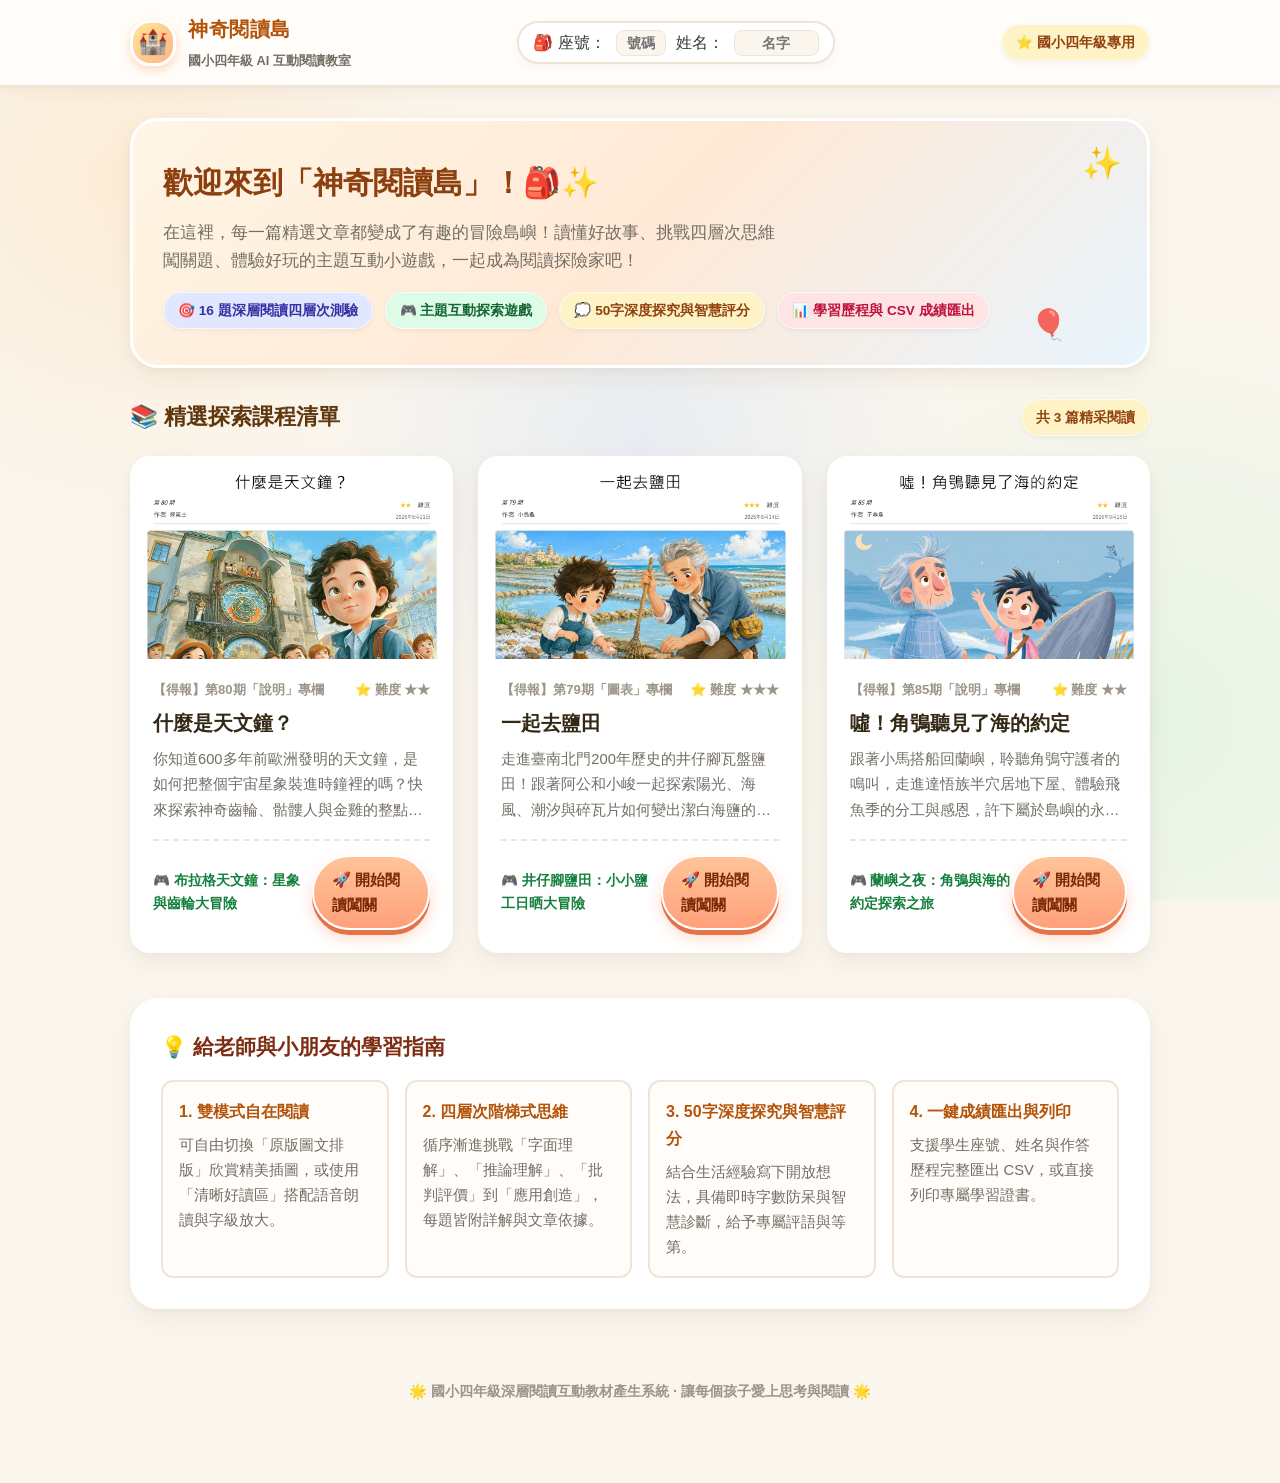
<file: index.htm>
<!DOCTYPE html>
<html lang="zh-TW">
<head>
  <meta charset="UTF-8">
  <meta name="viewport" content="width=device-width, initial-scale=1.0">
  <title>神奇閱讀島 - 國小四年級 AI 深層閱讀互動網站</title>
  <link rel="stylesheet" href="style.css">
</head>
<body>

  <header class="navbar">
    <div class="container nav-content">
      <a href="index.htm" class="logo-group">
        <div class="logo-badge">🏰</div>
        <div class="logo-text">
          <h1>神奇閱讀島</h1>
          <span>國小四年級 AI 互動閱讀教室</span>
        </div>
      </a>
      <div class="user-badge">
        <span>🎒 座號：</span>
        <input type="text" id="studentSeat" class="seat-input" placeholder="號碼" maxlength="3">
        <span>姓名：</span>
        <input type="text" id="studentName" class="name-input" placeholder="名字" maxlength="6">
      </div>
      <div class="nav-actions">
        <span class="tag-badge tag-grade">⭐ 國小四年級專用</span>
      </div>
    </div>
  </header>

  <main class="container">

    <section class="hero-banner">
      <div class="hero-text">
        <h2>歡迎來到「神奇閱讀島」！🎒✨</h2>
        <p>在這裡，每一篇精選文章都變成了有趣的冒險島嶼！讀懂好故事、挑戰四層次思維闖關題、體驗好玩的主題互動小遊戲，一起成為閱讀探險家吧！</p>
        <div class="hero-badge-row">
          <span class="tag-badge tag-reading">🎯 16 題深層閱讀四層次測驗</span>
          <span class="tag-badge tag-game">🎮 主題互動探索遊戲</span>
          <span class="tag-badge tag-grade">💭 50字深度探究與智慧評分</span>
          <span class="tag-badge" style="background: #FFE4E6; color: #BE123C;">📊 學習歷程與 CSV 成績匯出</span>
        </div>
      </div>
    </section>

    <section>
      <div class="section-title">
        <h3>📚 精選探索課程清單</h3>
        <span class="tag-badge tag-grade" id="courseTotalCount">共 3 篇精采閱讀</span>
      </div>

      <div class="courses-grid" id="coursesGrid">

        <!-- 第 1 篇：什麼是天文鐘？ -->
        <div class="course-card">
          <div class="card-cover">
            <img src="article1_page1.png" alt="什麼是天文鐘？ 封面圖片">
          </div>
          <div class="card-body">
            <div class="card-meta">
              <span>【得報】第80期「說明」專欄</span>
              <span>⭐ 難度 ★★</span>
            </div>
            <h4 class="card-title">什麼是天文鐘？</h4>
            <p class="card-desc">你知道600多年前歐洲發明的天文鐘，是如何把整個宇宙星象裝進時鐘裡的嗎？快來探索神奇齒輪、骷髏人與金雞的整點報時秀！</p>
            <div class="card-footer">
              <span style="font-size: 0.85rem; font-weight: 700; color: #15803D;">🎮 齒輪與星象冒險</span>
              <a href="index2.html" class="btn-3d btn-primary">🚀 開始閱讀闖關</a>
            </div>
          </div>
        </div>

        <!-- 第 2 篇：一起去鹽田 -->
        <div class="course-card">
          <div class="card-cover">
            <img src="article2_page1.png" alt="一起去鹽田 封面圖片">
          </div>
          <div class="card-body">
            <div class="card-meta">
              <span>【得報】第79期「圖表」專欄</span>
              <span>⭐ 難度 ★★★</span>
            </div>
            <h4 class="card-title">一起去鹽田</h4>
            <p class="card-desc">走進臺南北門200年歷史的井仔腳瓦盤鹽田！跟著阿公和小峻一起探索陽光、海風、潮汐與碎瓦片如何變出潔白海鹽的古老智慧！</p>
            <div class="card-footer">
              <span style="font-size: 0.85rem; font-weight: 700; color: #15803D;">🎮 小小鹽工日晒大冒險</span>
              <a href="index3.html" class="btn-3d btn-primary">🚀 開始閱讀闖關</a>
            </div>
          </div>
        </div>

        <!-- 第 3 篇：噓！角鴞聽見了海的約定 -->
        <div class="course-card">
          <div class="card-cover">
            <img src="article3_page1.png" alt="噓！角鴞聽見了海的約定 封面圖片">
          </div>
          <div class="card-body">
            <div class="card-meta">
              <span>【得報】第85期「說明」專欄</span>
              <span>⭐ 難度 ★★</span>
            </div>
            <h4 class="card-title">噓！角鴞聽見了海的約定</h4>
            <p class="card-desc">跟著小馬搭船回蘭嶼，聆聽角鴞守護者的鳴叫，走進達悟族半穴居地下屋、體驗飛魚季的分工與感恩，許下屬於島嶼的永恆約定！</p>
            <div class="card-footer">
              <span style="font-size: 0.85rem; font-weight: 700; color: #15803D;">🎮 角鴞與海的約定探索</span>
              <a href="index4.html" class="btn-3d btn-primary">🚀 開始閱讀闖關</a>
            </div>
          </div>
        </div>

      </div>
    </section>

    <section style="margin-top: 45px; background: #FFF; border: 3px solid #FFF; border-radius: var(--radius-lg); padding: 28px; box-shadow: var(--shadow-clay);">
      <h3 style="color: #7C2D12; font-size: 1.3rem; margin-bottom: 15px; font-weight: 800;">💡 給老師與小朋友的學習指南</h3>
      <div style="display: grid; grid-template-columns: repeat(auto-fit, minmax(220px, 1fr)); gap: 16px;">
        <div style="background: #FFFDF9; border: 2px solid var(--border-soft); border-radius: var(--radius-sm); padding: 16px;">
          <h4 style="color: #B45309; margin-bottom: 8px;">1. 雙模式自在閱讀</h4>
          <p style="font-size: 0.92rem; color: var(--text-muted);">可自由切換「原版圖文排版」欣賞精美插圖，或使用「清晰好讀區」搭配語音朗讀與字級放大。</p>
        </div>
        <div style="background: #FFFDF9; border: 2px solid var(--border-soft); border-radius: var(--radius-sm); padding: 16px;">
          <h4 style="color: #B45309; margin-bottom: 8px;">2. 四層次階梯式思維</h4>
          <p style="font-size: 0.92rem; color: var(--text-muted);">循序漸進挑戰「字面理解」、「推論理解」、「批判評價」到「應用創造」，每題皆附詳解與文章依據。</p>
        </div>
        <div style="background: #FFFDF9; border: 2px solid var(--border-soft); border-radius: var(--radius-sm); padding: 16px;">
          <h4 style="color: #B45309; margin-bottom: 8px;">3. 50字深度探究與智慧評分</h4>
          <p style="font-size: 0.92rem; color: var(--text-muted);">結合生活經驗寫下開放想法，具備即時字數防呆與智慧診斷，給予專屬評語與等第。</p>
        </div>
        <div style="background: #FFFDF9; border: 2px solid var(--border-soft); border-radius: var(--radius-sm); padding: 16px;">
          <h4 style="color: #B45309; margin-bottom: 8px;">4. 一鍵成績匯出與列印</h4>
          <p style="font-size: 0.92rem; color: var(--text-muted);">支援學生座號、姓名與作答歷程完整匯出 CSV，或直接列印專屬學習證書。</p>
        </div>
      </div>
    </section>

  </main>

  <footer class="footer">
    <p>🌟 國小四年級深層閱讀互動教材產生系統 · 讓每個孩子愛上思考與閱讀 🌟</p>
  </footer>

  <script src="script.js"></script>
  <script>
    fetch('manifest.json')
      .then(res => res.json())
      .then(courses => {
        if (!courses || !courses.length) return;
        const grid = document.getElementById('coursesGrid');
        const countEl = document.getElementById('courseTotalCount');
        if (countEl) countEl.textContent = `共 ${courses.length} 篇精采閱讀`;

        grid.innerHTML = courses.map(c => `
          <div class="course-card">
            <div class="card-cover">
              <img src="${c.cover || 'article1_page1.png'}" alt="${c.title} 封面圖片">
            </div>
            <div class="card-body">
              <div class="card-meta">
                <span>${c.issue}</span>
                <span>⭐ 難度 ${c.difficulty}</span>
              </div>
              <h4 class="card-title">${c.title}</h4>
              <p class="card-desc">${c.description}</p>
              <div class="card-footer">
                <span style="font-size: 0.85rem; font-weight: 700; color: #15803D;">🎮 ${c.gameTitle}</span>
                <a href="${c.file}" class="btn-3d btn-primary">🚀 開始閱讀闖關</a>
              </div>
            </div>
          </div>
        `).join('');
      })
      .catch(err => {
        console.log('Using static courses grid fallback.');
      });
  </script>
</body>
</html>
</file>
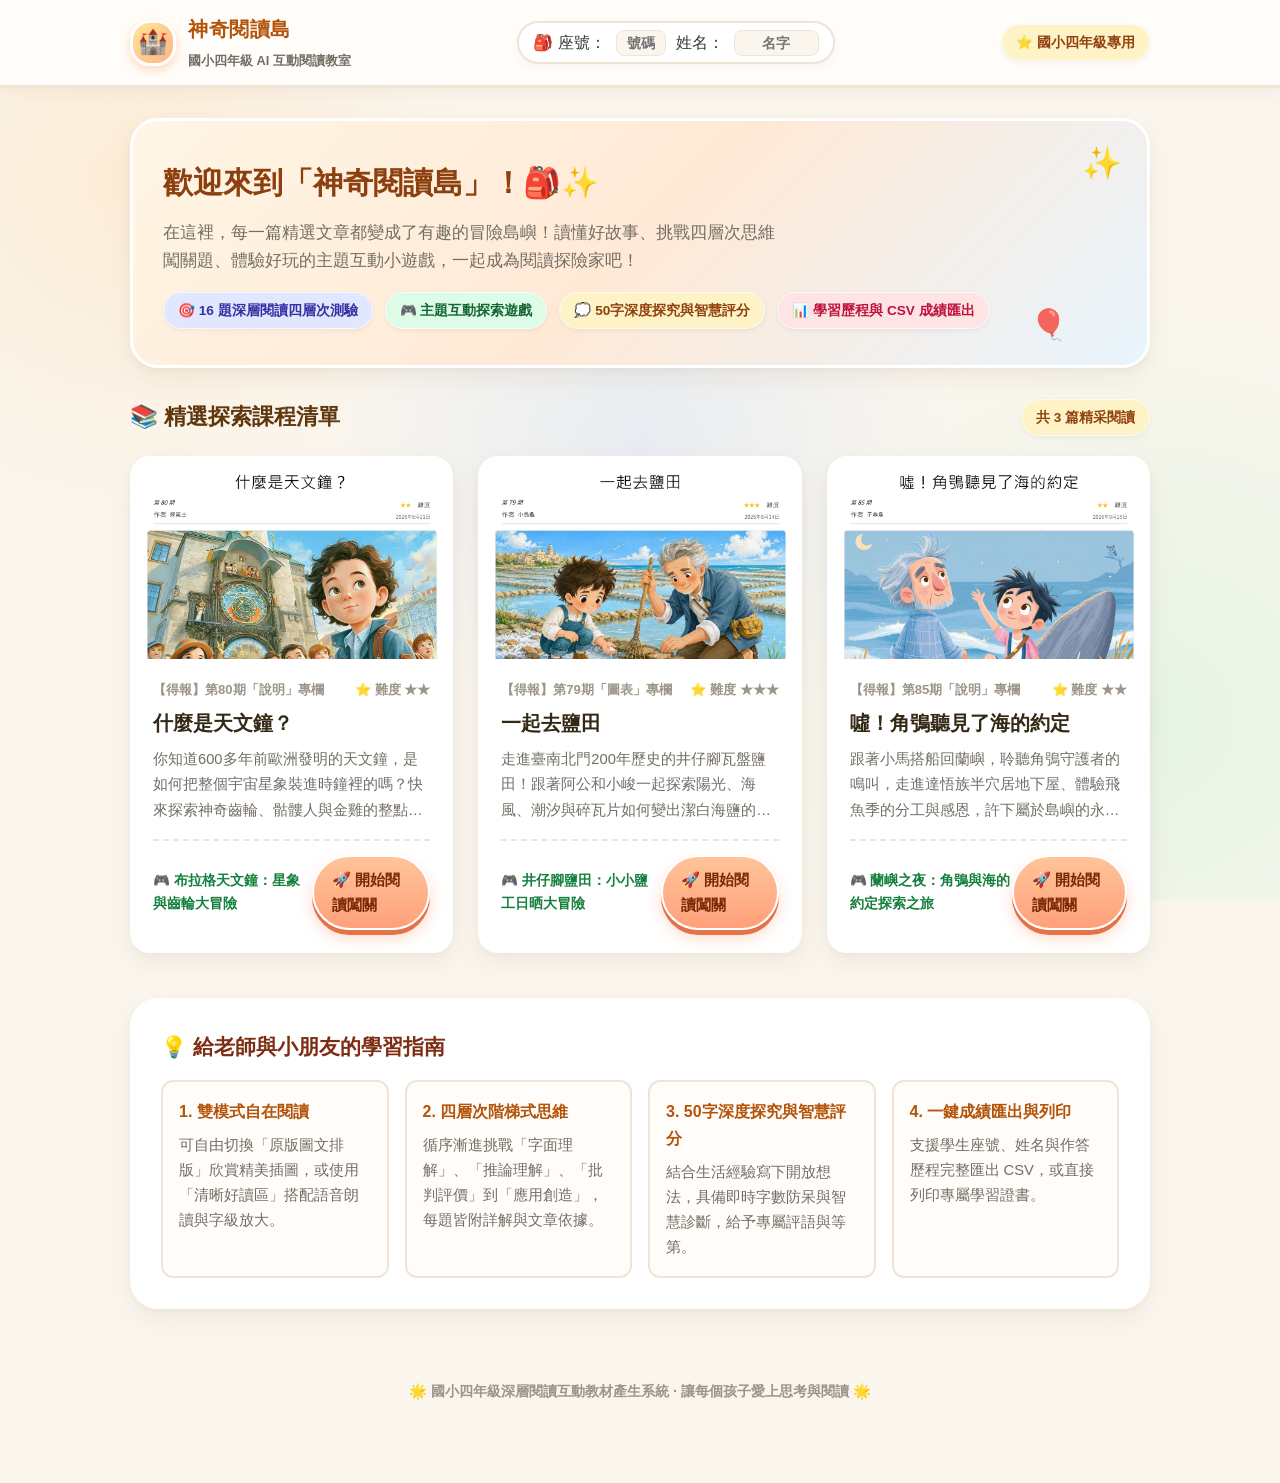
<file: index.html>
<!DOCTYPE html>
<html lang="zh-TW">
<head>
  <meta charset="UTF-8">
  <meta http-equiv="refresh" content="0; url=index.htm">
  <title>神奇閱讀島 - 轉址中</title>
  <script>
    window.location.href = "index.htm";
  </script>
</head>
<body style="font-family: sans-serif; text-align: center; padding-top: 50px; background: #FAF6EE; color: #5F370E;">
  <h2>🏰 正為您前往「神奇閱讀島」首頁...</h2>
  <p>如果網頁沒有自動跳轉，請直接點擊：<a href="index.htm" style="color: #F78361; font-weight: bold;">進入網站首頁 (index.htm)</a></p>
</body>
</html>
</file>
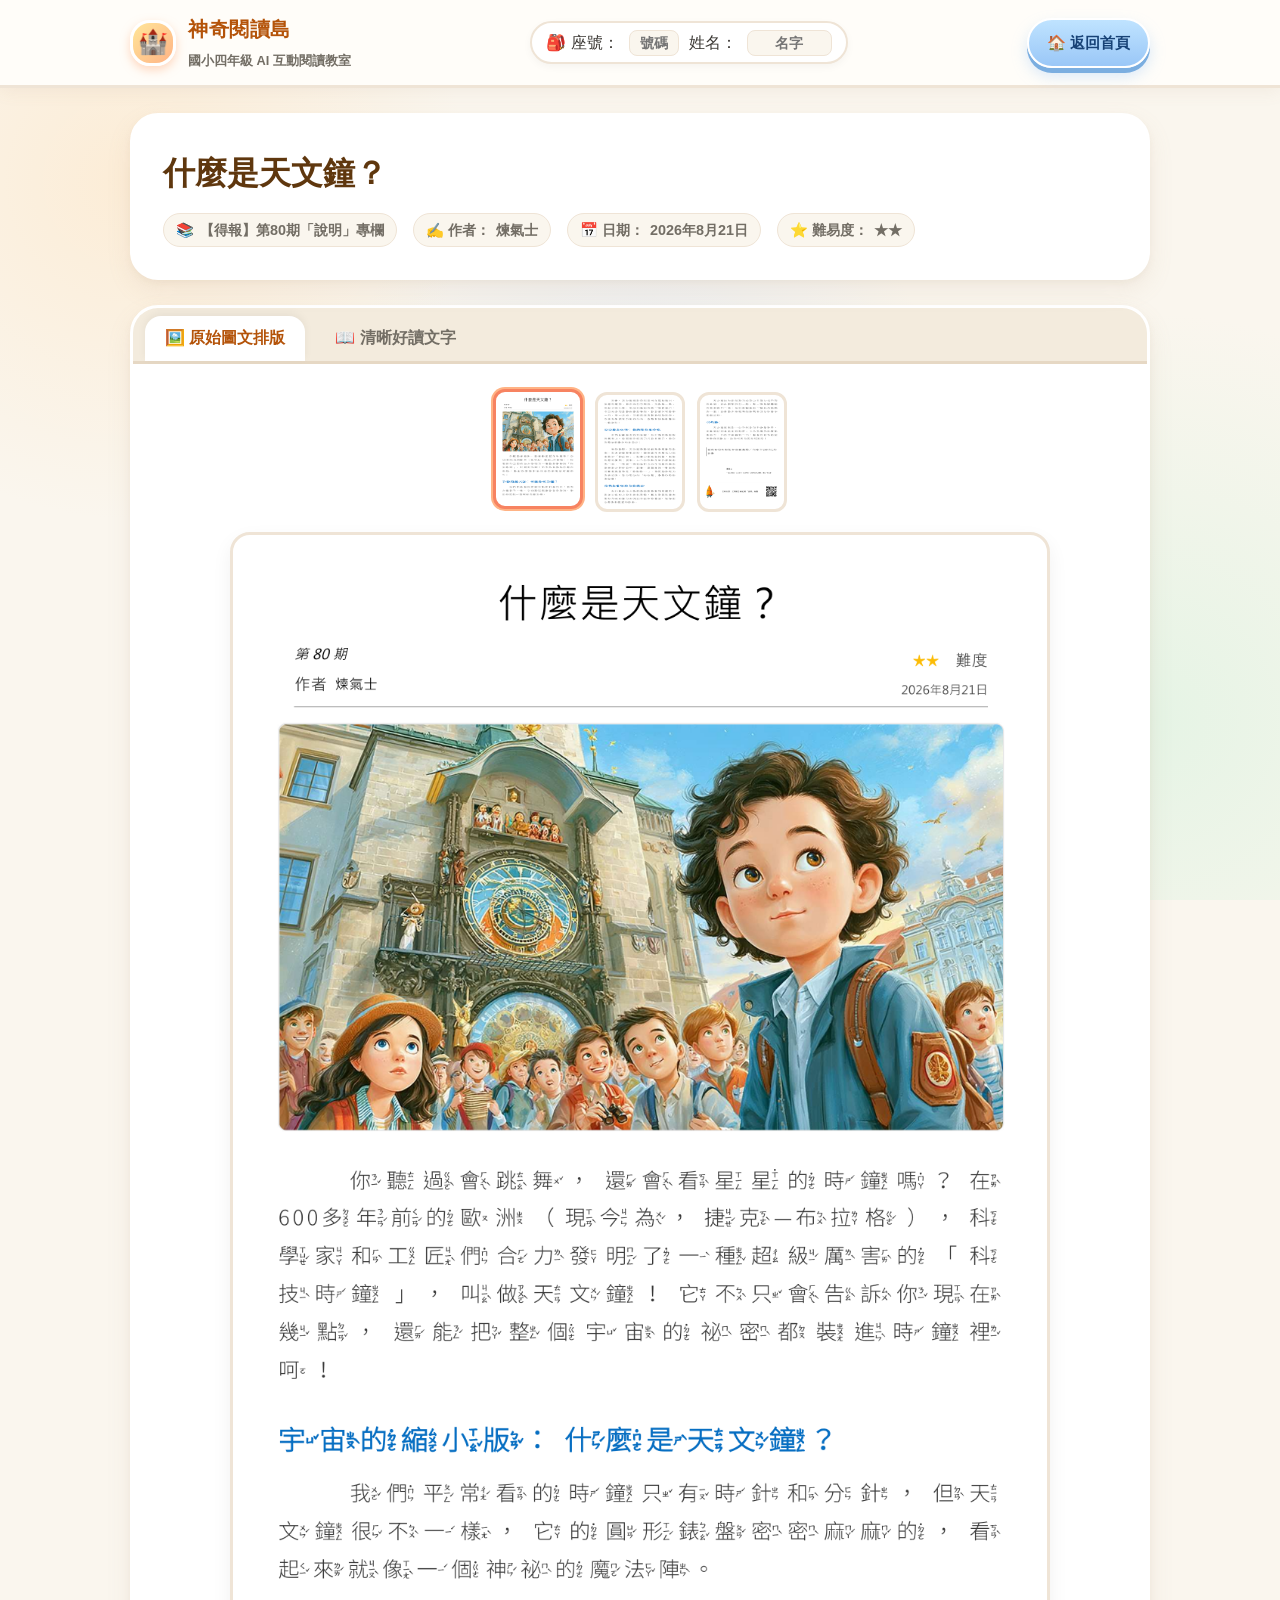
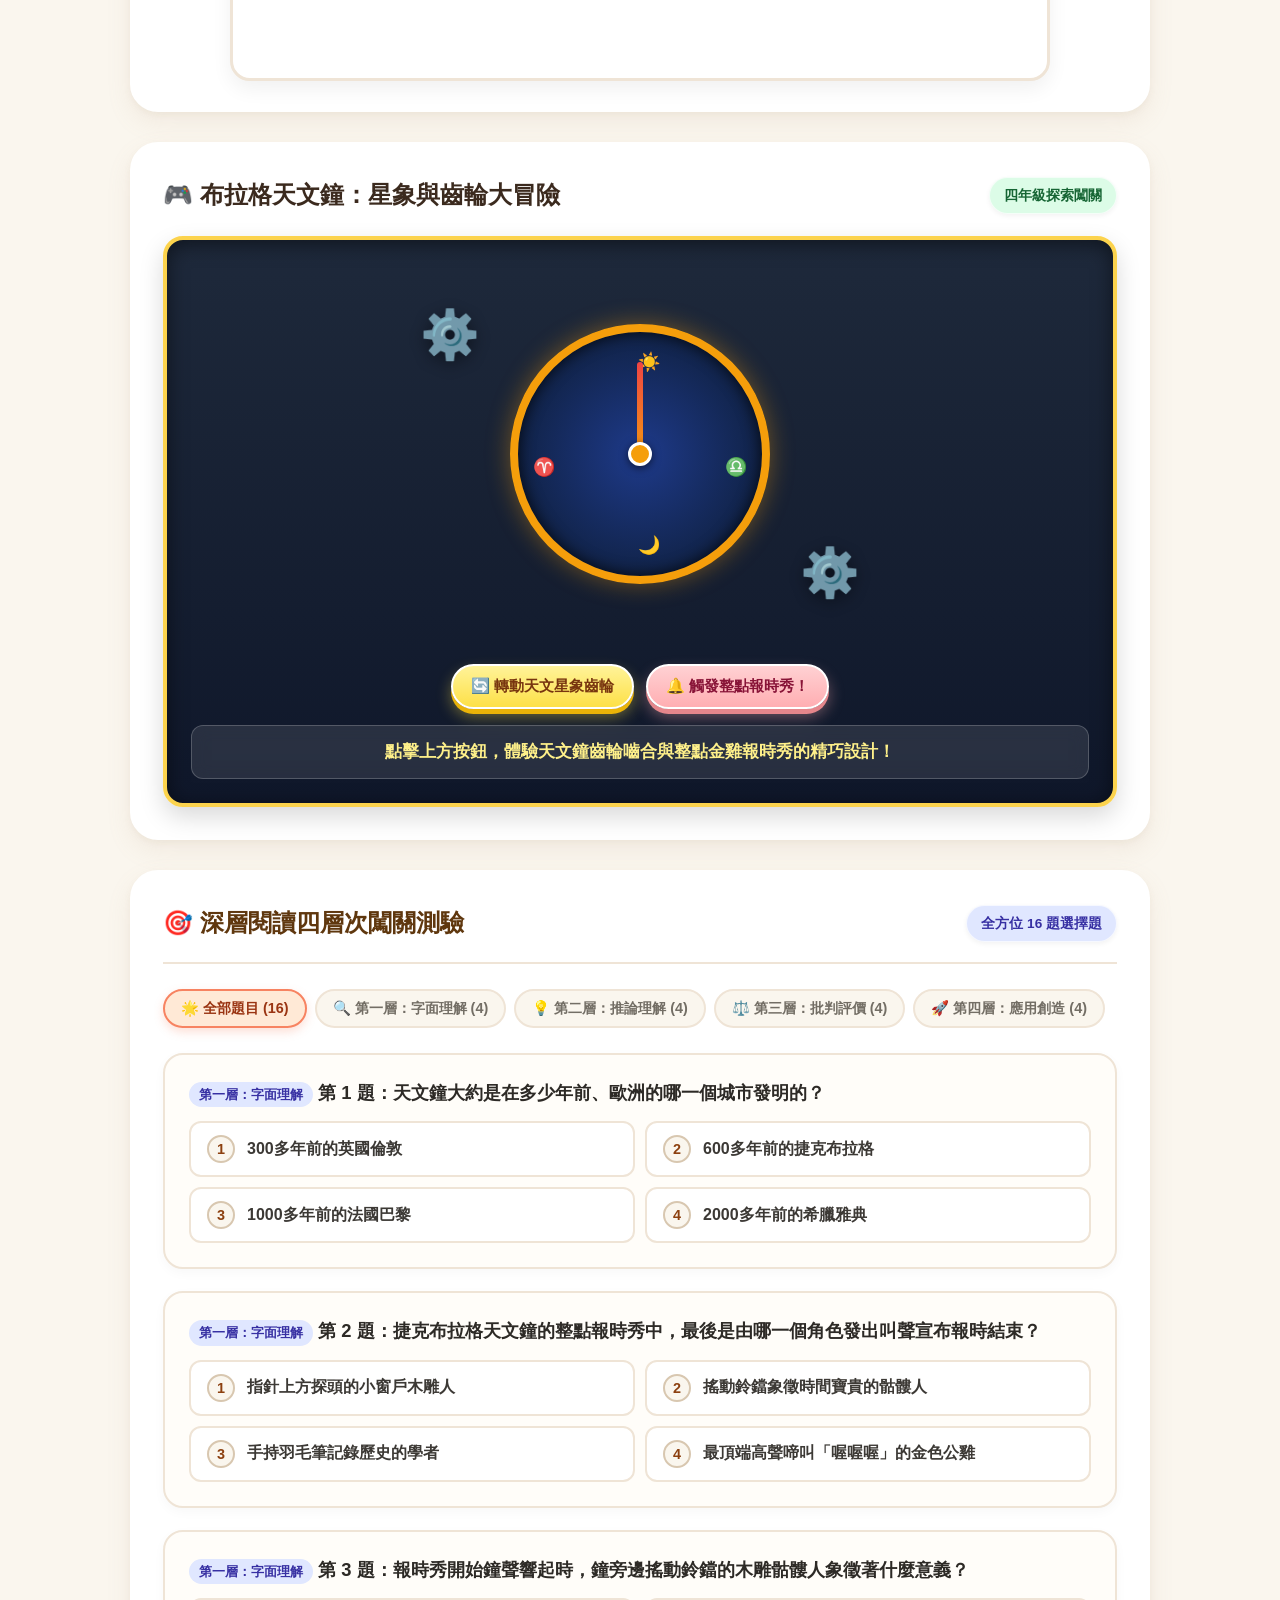
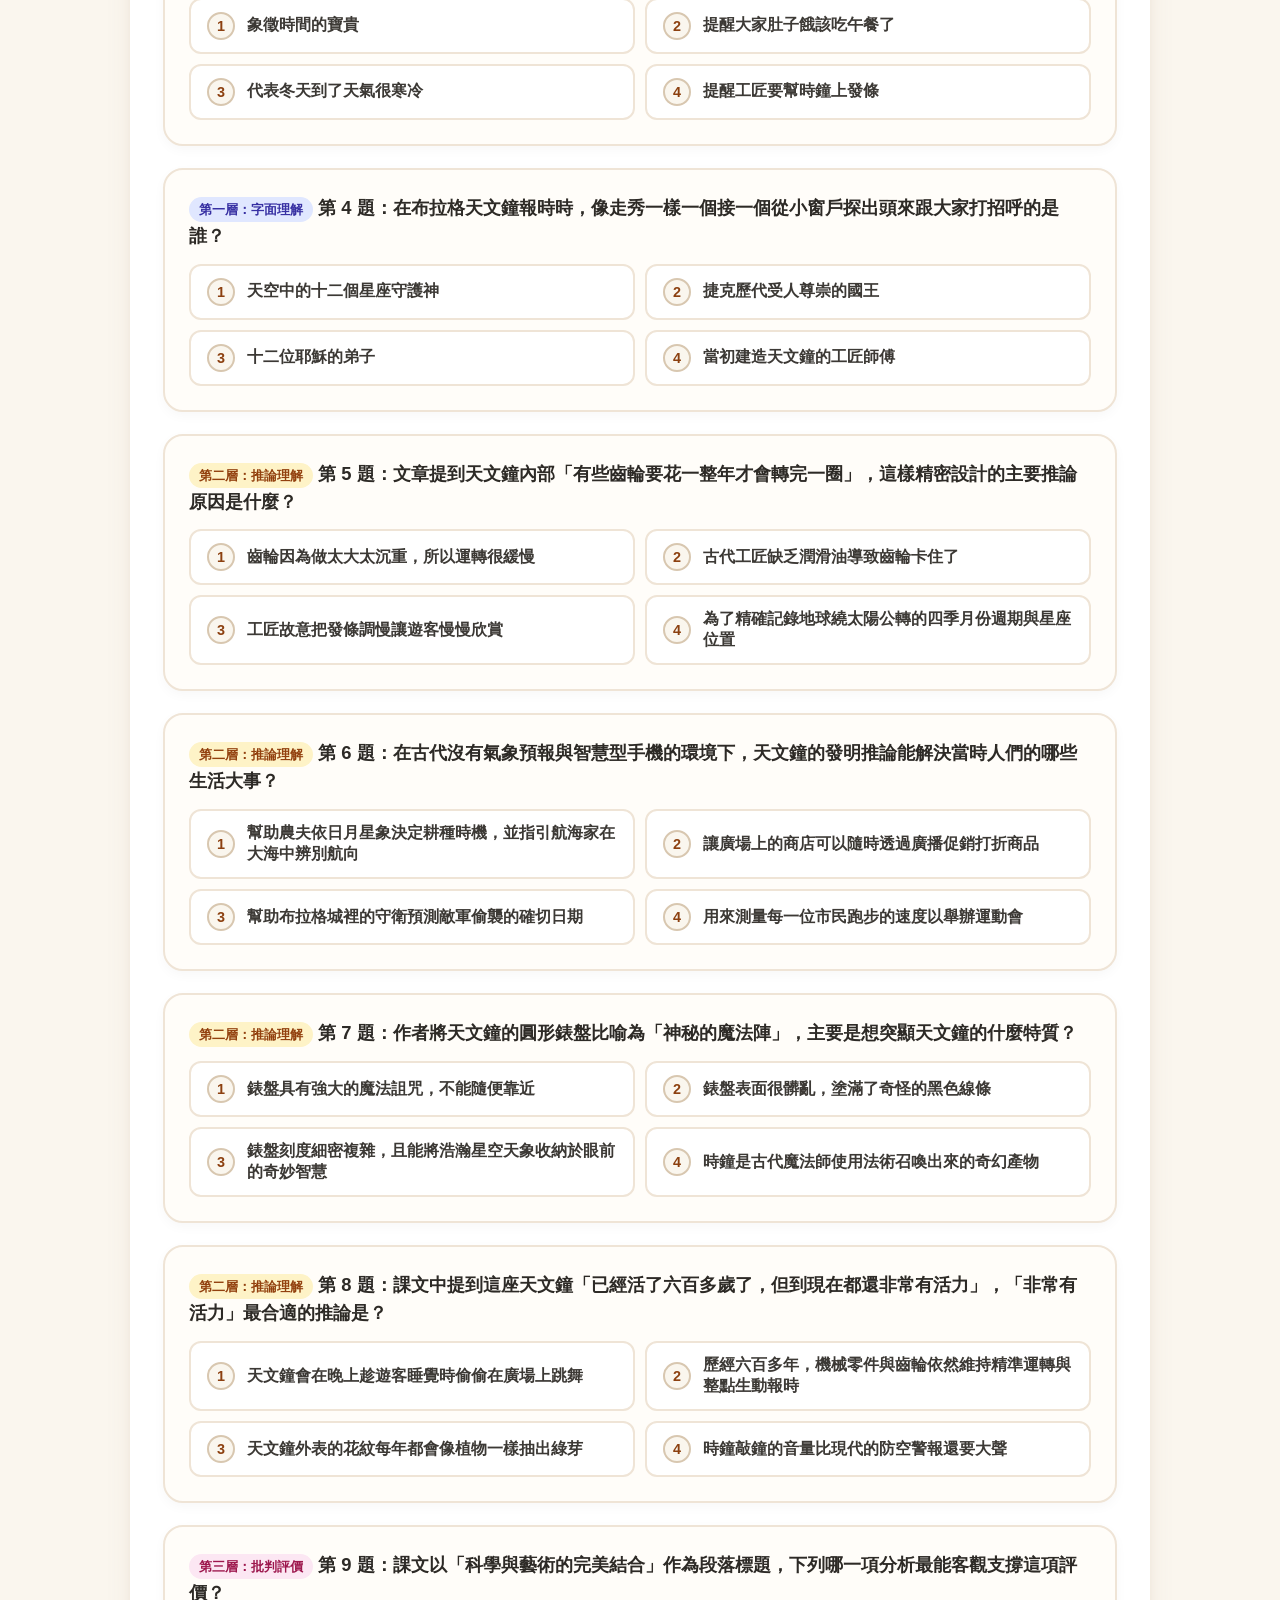
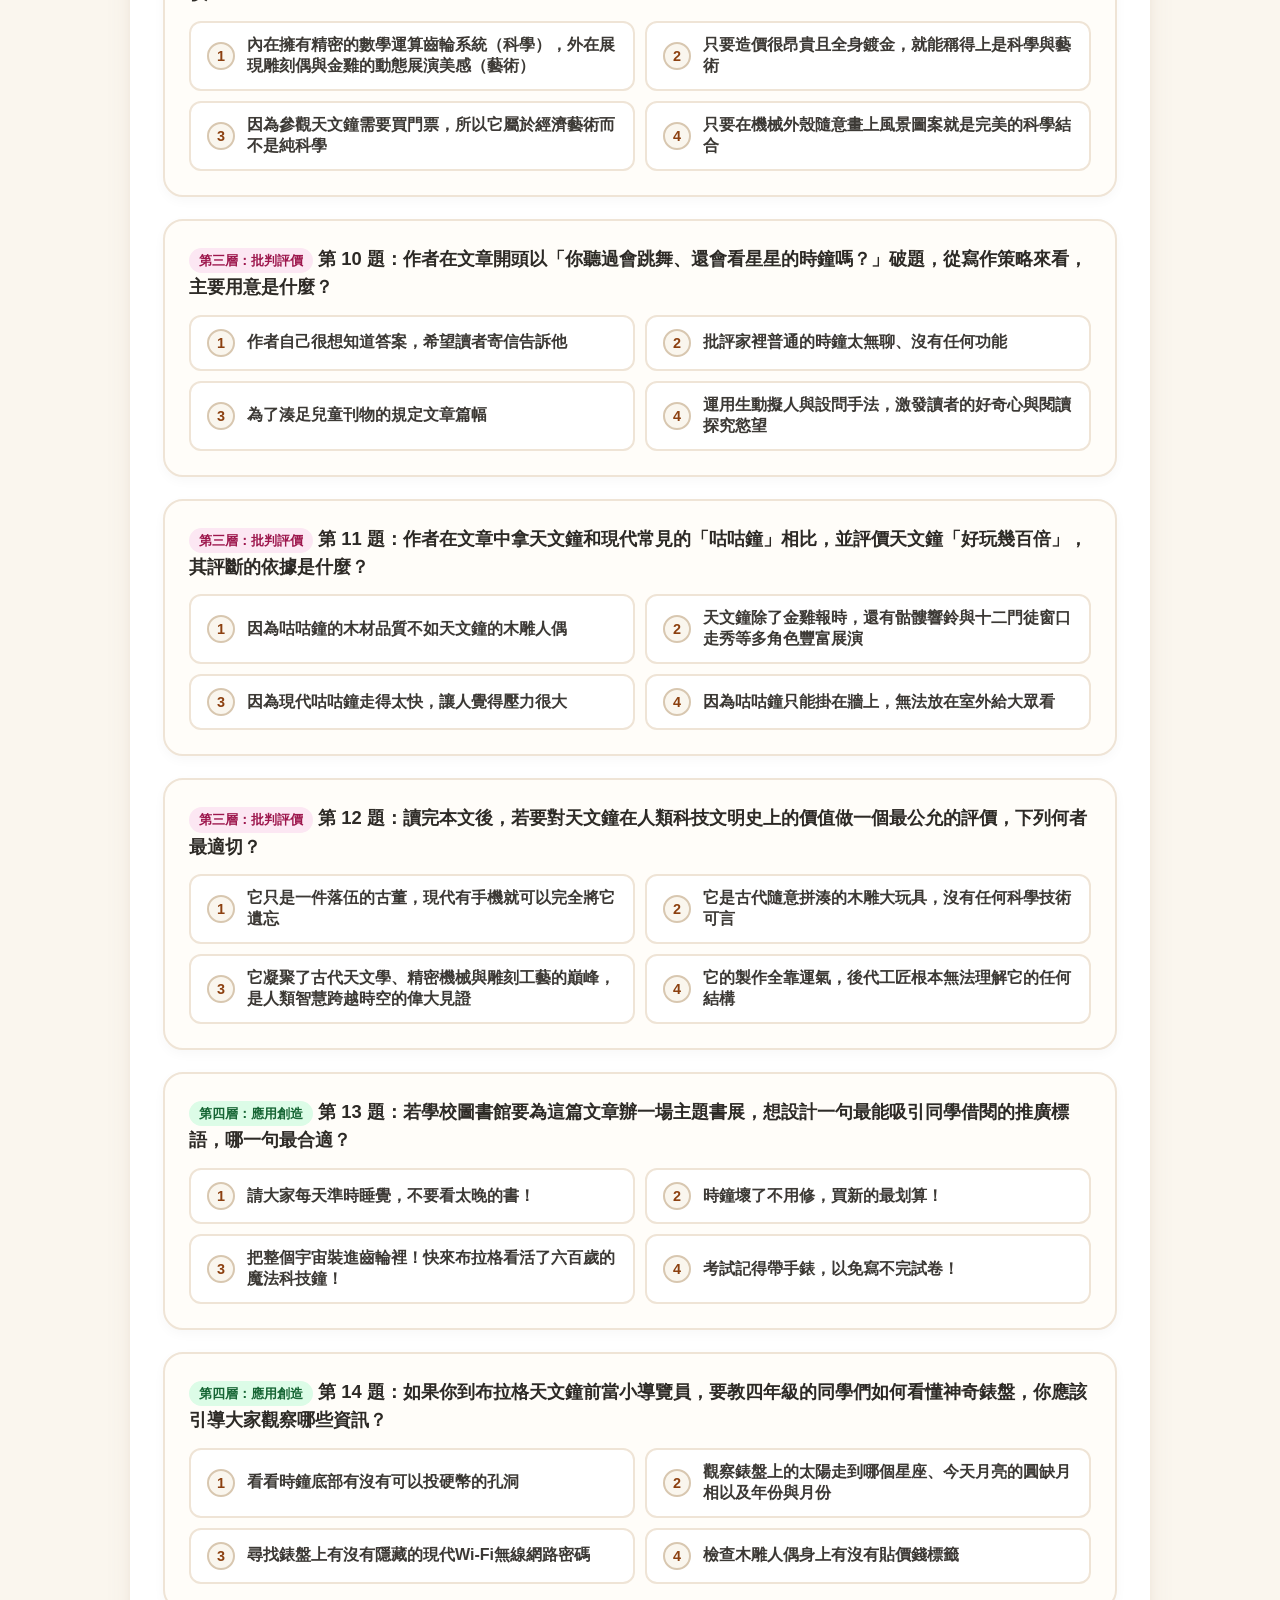
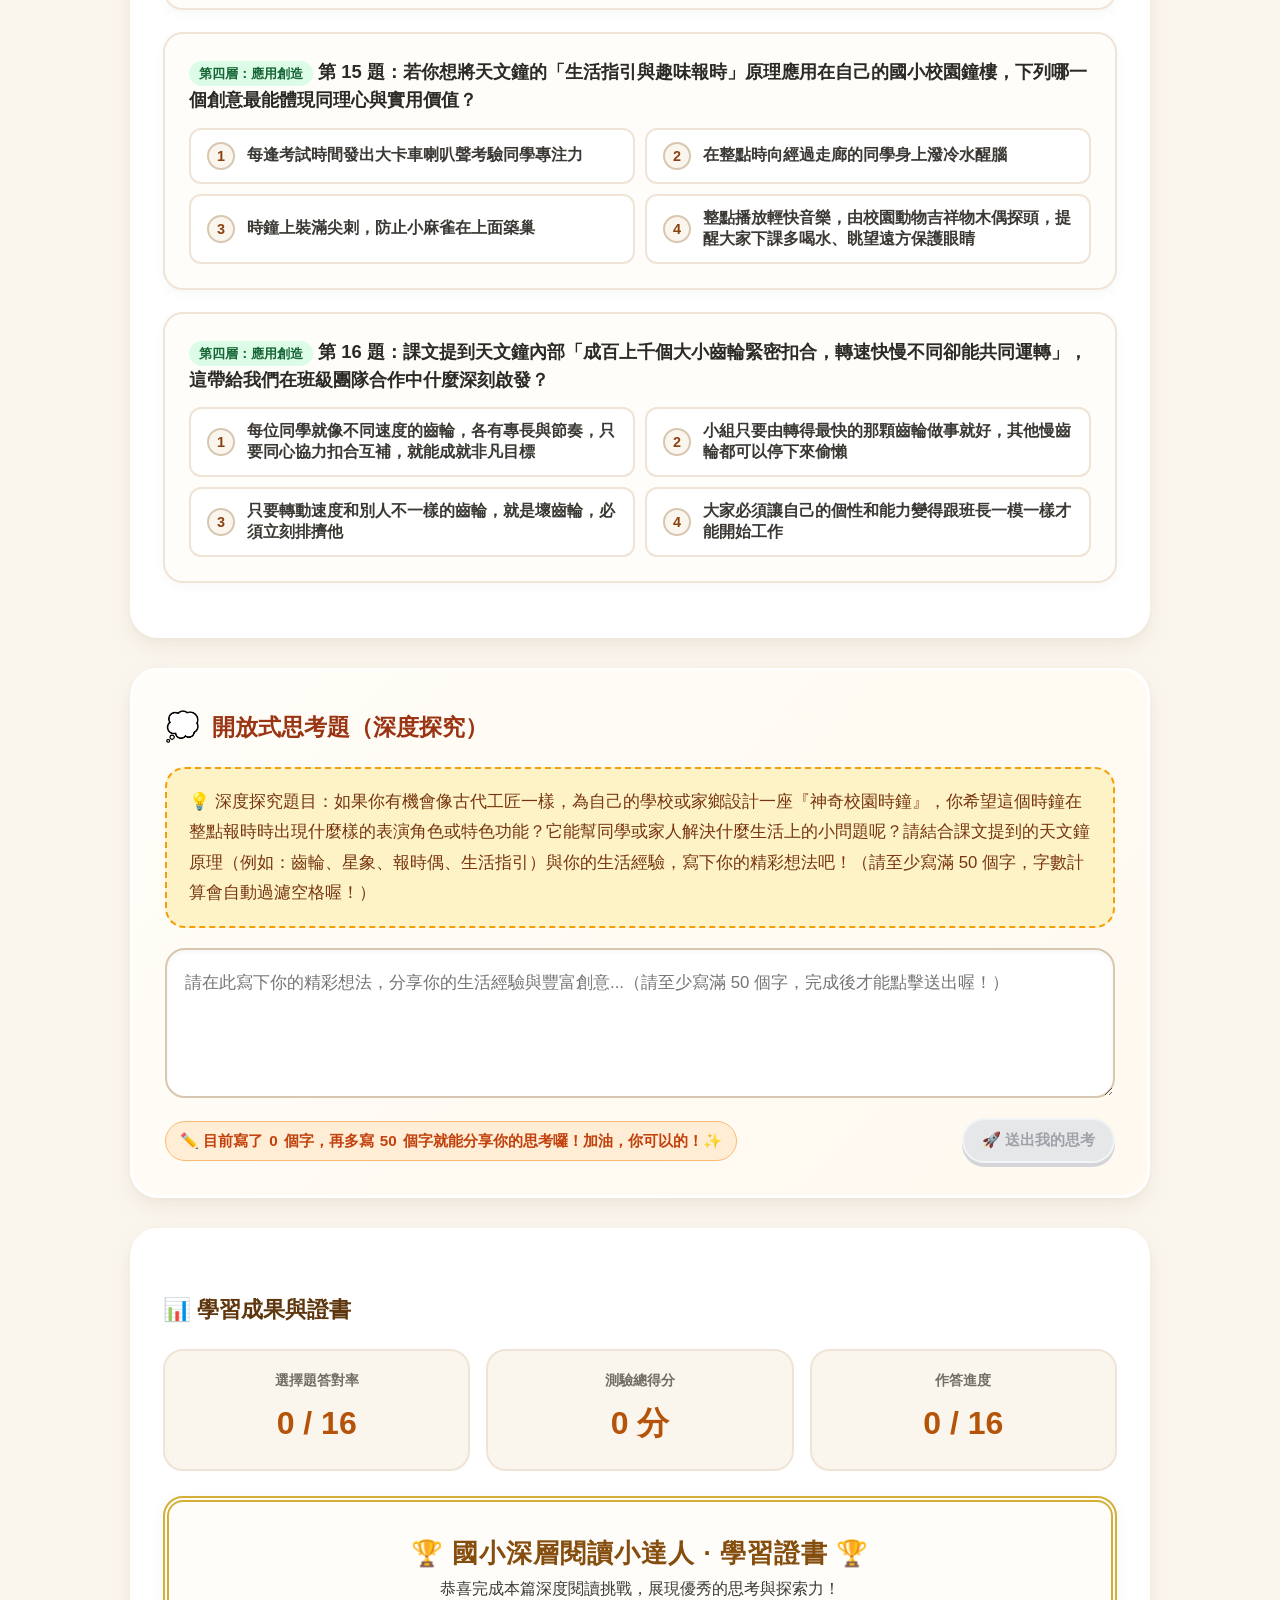
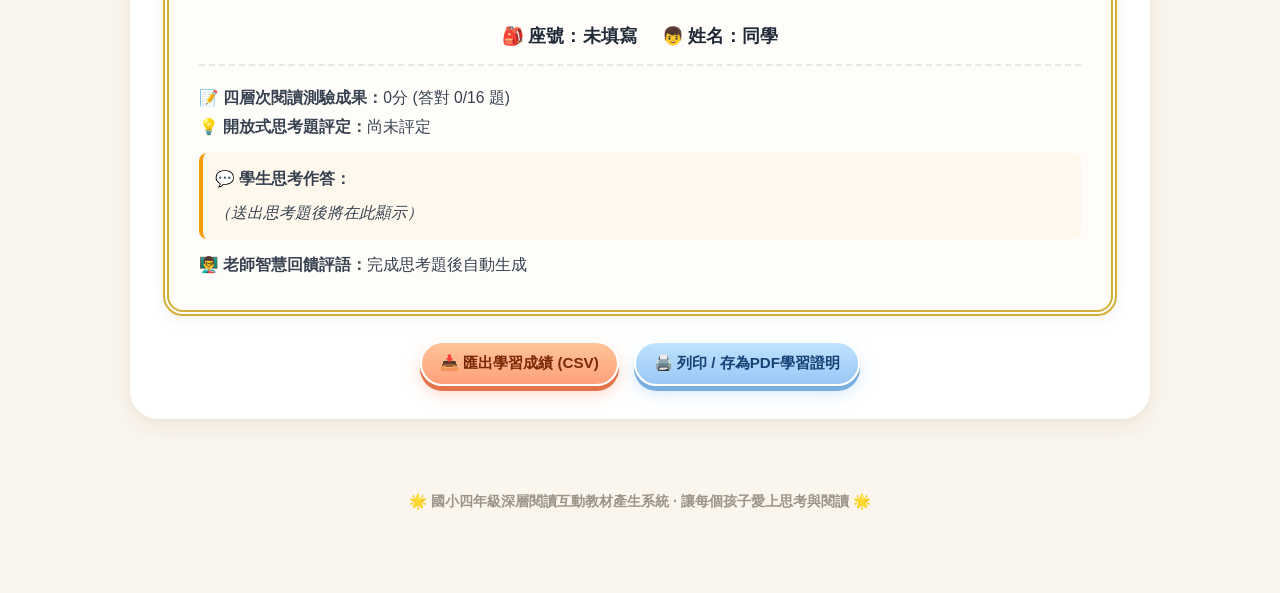
<file: index2.html>
<!DOCTYPE html>
<html lang="zh-TW">
<head>
  <meta charset="UTF-8">
  <meta name="viewport" content="width=device-width, initial-scale=1.0">
  <title>什麼是天文鐘？ - 國小四年級深層閱讀互動網站</title>
  <!-- 共用樣式：復古奶油／馬卡龍粉彩系 3D Q 版兒童遊戲風格 -->
  <link rel="stylesheet" href="style.css">
</head>
<body>

  <!-- 頂部導覽列 -->
  <header class="navbar">
    <div class="container nav-content">
      <a href="index.htm" class="logo-group">
        <div class="logo-badge">🏰</div>
        <div class="logo-text">
          <h1>神奇閱讀島</h1>
          <span>國小四年級 AI 互動閱讀教室</span>
        </div>
      </a>

      <!-- 學生座號與姓名輸入區 -->
      <div class="user-badge">
        <span>🎒 座號：</span>
        <input type="text" id="studentSeat" class="seat-input" placeholder="號碼" maxlength="3">
        <span>姓名：</span>
        <input type="text" id="studentName" class="name-input" placeholder="名字" maxlength="6">
      </div>

      <!-- 回首頁與功能快捷鍵 -->
      <div class="nav-actions">
        <a href="index.htm" class="btn-3d btn-secondary">🏠 返回首頁</a>
      </div>
    </div>
  </header>

  <main class="container">

    <!-- 文章標題與資訊區 -->
    <section class="article-header">
      <h2 id="articleTitle">什麼是天文鐘？</h2>
      <div class="article-info-bar">
        <span class="info-item">📚 <strong id="articleIssue">【得報】第80期「說明」專欄</strong></span>
        <span class="info-item">✍️ 作者：<span id="articleAuthor">煉氣士</span></span>
        <span class="info-item">📅 日期：<span id="articleDate">2026年8月21日</span></span>
        <span class="info-item">⭐ 難易度：<span id="articleDifficulty">★★</span></span>
      </div>
    </section>

    <!-- 文章閱讀區 (雙模式切換) -->
    <section class="reading-section">
      <div class="section-tabs">
        <button class="tab-btn active" data-tab="tabGallery">
          🖼️ 原始圖文排版
        </button>
        <button class="tab-btn" data-tab="tabText">
          📖 清晰好讀文字
        </button>
      </div>

      <!-- 模式一：原始雜誌圖片排版畫廊 -->
      <div class="tab-pane" id="tabGallery" style="display: block;">
        <div class="tab-content gallery-viewer">
          <div class="gallery-thumbnails" id="galleryThumbs">
            <button class="thumb-btn active" data-img="article1_page1.png">
              <img src="article1_page1.png" alt="第1頁 縮圖">
            </button>
            <button class="thumb-btn" data-img="article1_page2.png">
              <img src="article1_page2.png" alt="第2頁 縮圖">
            </button>
            <button class="thumb-btn" data-img="article1_page3.png">
              <img src="article1_page3.png" alt="第3頁 縮圖">
            </button>
          </div>
          <div class="gallery-main">
            <img id="mainGalleryImg" src="article1_page1.png" alt="文章內容放大預覽">
          </div>
        </div>
      </div>

      <!-- 模式二：清晰好讀文字 (附朗讀與字級) -->
      <div class="tab-pane" id="tabText" style="display: none;">
        <div class="tab-content">
          <div class="reader-controls">
            <div class="font-size-group">
              <span>🔤 文字大小：</span>
              <button class="font-btn active" data-size="normal">正常</button>
              <button class="font-btn" data-size="large">放大</button>
              <button class="font-btn" data-size="xlarge">超大</button>
            </div>
            <div class="tts-group">
              <button class="btn-3d btn-lemon" id="ttsPlayBtn">🔊 全文朗讀</button>
              <button class="btn-3d btn-secondary" id="ttsStopBtn">⏹️ 停止</button>
            </div>
          </div>

          <article class="text-reader font-normal" id="textReader">
            <!-- 文章段落由 ARTICLE_DATA 自動注入 -->
          </article>
        </div>
      </div>
    </section>

    <!-- 主題互動小遊戲：布拉格天文鐘齒輪與星象大冒險 -->
    <section class="game-section">
      <div class="game-header">
        <h3>🎮 <span id="gameTitle">布拉格天文鐘：星象與齒輪大冒險</span></h3>
        <span class="tag-badge tag-game">四年級探索闖關</span>
      </div>
      <div class="game-container">
        <div class="clock-stage">
          <span class="gear-item gear-left">⚙️</span>
          <span class="gear-item gear-right">⚙️</span>
          
          <div class="clock-dial" id="gameClockDial">
            <span class="dial-star" style="top: 15px; left: 120px;">☀️</span>
            <span class="dial-star" style="bottom: 15px; left: 120px;">🌙</span>
            <span class="dial-star" style="left: 15px; top: 120px;">♈</span>
            <span class="dial-star" style="right: 15px; top: 120px;">♎</span>
            <div class="clock-hand" id="gameClockHand"></div>
            <div class="clock-center-pin"></div>
          </div>
        </div>

        <div class="game-controls">
          <button class="btn-3d btn-lemon" id="gameSpinBtn">🔄 轉動天文星象齒輪</button>
          <button class="btn-3d btn-coral" id="gameRoosterBtn">🔔 觸發整點報時秀！</button>
        </div>

        <div class="game-message-box" id="gameMessage">
          點擊上方按鈕，體驗天文鐘齒輪嚙合與整點金雞報時秀的精巧設計！
        </div>
      </div>
    </section>

    <!-- 深層閱讀四層次測驗區 (16 題) -->
    <section class="quiz-section">
      <div class="quiz-header">
        <h3>🎯 深層閱讀四層次闖關測驗</h3>
        <span class="tag-badge tag-reading">全方位 16 題選擇題</span>
      </div>

      <!-- 四層次快速切換鈕 -->
      <div class="level-nav">
        <button class="level-pill active" data-level="all">🌟 全部題目 (16)</button>
        <button class="level-pill" data-level="1">🔍 第一層：字面理解 (4)</button>
        <button class="level-pill" data-level="2">💡 第二層：推論理解 (4)</button>
        <button class="level-pill" data-level="3">⚖️ 第三層：批判評價 (4)</button>
        <button class="level-pill" data-level="4">🚀 第四層：應用創造 (4)</button>
      </div>

      <!-- 題目渲染清單 -->
      <div id="quizList">
        <!-- 題目由 script.js 渲染 -->
      </div>
    </section>

    <!-- 開放式思考題 (深度探究) 與 50 字防呆 -->
    <section class="open-ended-section">
      <div class="open-header">
        <span style="font-size: 28px;">💭</span>
        <h3>開放式思考題（深度探究）</h3>
      </div>

      <div class="open-prompt-box" id="openEndedPrompt">
        思考題提示內容載入中...
      </div>

      <textarea id="openEndedInput" class="open-textarea" placeholder="請在此寫下你的精彩想法，分享你的生活經驗與豐富創意...（請至少寫滿 50 個字，完成後才能點擊送出喔！）"></textarea>

      <!-- 50 字即時狀態與防呆提醒條 -->
      <div class="char-counter-bar">
        <div id="openEndedStatus" class="char-status under">
          ✏️ 目前寫了 <strong>0</strong> 個字，再多寫 <strong>50</strong> 個字就能分享你的思考囉！加油，你可以的！✨
        </div>
        <button id="openEndedSubmitBtn" class="btn-3d btn-mint btn-disabled" disabled>
          🚀 送出我的思考
        </button>
      </div>

      <!-- 智慧評分結果卡片 -->
      <div class="grading-result-card" id="openEndedResultCard">
        <!-- 評分結果將在此動態顯示 -->
      </div>
    </section>

    <!-- 學習成果統計與成績單匯出 -->
    <section class="report-section">
      <div class="section-title">
        <h3>📊 學習成果與證書</h3>
      </div>

      <div class="stats-grid">
        <div class="stat-box">
          <div class="stat-label">選擇題答對率</div>
          <div class="stat-value" id="statCorrectCount">0 / 16</div>
        </div>
        <div class="stat-box">
          <div class="stat-label">測驗總得分</div>
          <div class="stat-value" id="statTotalScore">0 分</div>
        </div>
        <div class="stat-box">
          <div class="stat-label">作答進度</div>
          <div class="stat-value" id="statAnsweredProgress">0 / 16</div>
        </div>
      </div>

      <!-- 榮譽證書與成績單預覽 (適合截圖與列印) -->
      <div class="certificate-preview" id="certificateArea">
        <div class="cert-header">
          <h4>🏆 國小深層閱讀小達人 · 學習證書 🏆</h4>
          <p>恭喜完成本篇深度閱讀挑戰，展現優秀的思考與探索力！</p>
        </div>

        <div class="cert-student-info">
          <span>🎒 座號：<strong class="display-seat">--</strong></span>
          <span>👦 姓名：<strong class="display-name">同學</strong></span>
        </div>

        <div class="cert-content">
          <p>📝 <strong>四層次閱讀測驗成果：</strong><span id="certQuizScore">尚未完成</span></p>
          <p>💡 <strong>開放式思考題評定：</strong><span id="certOpenScore">尚未評定</span></p>
          <div style="margin: 12px 0; background: #FFF9ED; padding: 12px; border-radius: 8px; border-left: 4px solid #F59E0B;">
            <strong>💬 學生思考作答：</strong>
            <p id="certOpenText" style="margin-top: 6px; font-style: italic;">（送出思考題後將在此顯示）</p>
          </div>
          <p>👨‍🏫 <strong>老師智慧回饋評語：</strong><span id="certTeacherFeedback">完成思考題後自動生成</span></p>
        </div>
      </div>

      <div style="display: flex; gap: 15px; justify-content: center; margin-top: 25px; flex-wrap: wrap;">
        <button class="btn-3d btn-primary" id="exportCsvBtn">📥 匯出學習成績 (CSV)</button>
        <button class="btn-3d btn-secondary" id="printCertBtn">🖨️ 列印 / 存為PDF學習證明</button>
      </div>
    </section>

  </main>

  <footer class="footer">
    <p>🌟 國小四年級深層閱讀互動教材產生系統 · 讓每個孩子愛上思考與閱讀 🌟</p>
  </footer>

  <!-- 共用互動腳本 -->
  <script src="script.js"></script>

  <!-- 本篇文章專屬資料設定 -->
  <script>
    window.ARTICLE_DATA = {
      id: 1,
      title: "什麼是天文鐘？",
      issue: "【得報】第80期「說明」專欄",
      author: "煉氣士",
      date: "2026年8月21日",
      difficulty: "★★",
      gameTitle: "布拉格天文鐘：星象與齒輪大冒險",
      paragraphs: [
        {
          tag: "段落 [P1]",
          title: "會跳舞、看星星的科技時鐘",
          content: "你聽過會跳舞、還會看星星的時鐘嗎？在 600 多年前的歐洲（現今為捷克—布拉格），科學家和工匠們合力發明了一種超級厲害的「科技時鐘」，叫做天文鐘！它不只會告訴你現在幾點，還能把整個宇宙的秘密都裝進時鐘裡呵！"
        },
        {
          tag: "段落 [P2]",
          title: "宇宙的縮小版：什麼是天文鐘？",
          content: "我們平常看的時鐘只有時針和分針，但天文鐘很不一樣，它的圓形錶盤密密麻麻的，看起來就像一個神秘的魔法陣。其實，天文鐘就是把天空中的星象縮小，放進時鐘裡。當你站在它面前，只要看一眼，就能立刻知道：現在太陽走到哪一個星座了、今天的月亮是圓的還是彎的，甚至連今年是哪一年、哪一個月份，它都能清清楚楚地告訴你。在沒有智慧型手機的古代，這簡直就像是魔法一樣神奇！"
        },
        {
          tag: "段落 [P3]",
          title: "咕咕雞與死神：最熱鬧的報時秀",
          content: "世界上最著名的天文鐘，位於捷克布拉格的廣場上。這座鐘已經「活」了六百多歲了，但它到現在都還非常有活力！每到整點，天文鐘周圍就會擠滿興奮的遊客。因為當鐘聲響起時，鐘旁邊的木雕小人就會開始「動起來」：骷髏人會搖動鈴鐺，象徵時間的寶貴；接著，十二位耶穌的弟子會像走秀一樣，一個接一個從指針上方的小窗戶探出頭來跟大家打招呼。最後，最頂端的一隻金色公雞會高聲啼叫「喔喔喔——」，整點報時秀才完美結束。這比現在的「咕咕鐘」還要好玩幾百倍呢！"
        },
        {
          tag: "段落 [P4]",
          title: "科學與藝術的完美結合",
          content: "為什麼古代人要建造這麼複雜的時鐘呢？因為以前的人沒有氣象預報，農夫需要知道太陽和月亮的變化來決定什麼時候種田，航海家也需要看星星來認路。天文鐘的內部充滿了成百上千個大小不同的齒輪，彼此緊緊扣在一起。每一個齒輪轉動的速度都不一樣，有些齒輪要花一整年才會轉完一圈！這需要非常精準的數學和天文知識才能做得出來。"
        },
        {
          tag: "段落 [P5]",
          title: "不休息的宇宙魔術師",
          content: "天文鐘就像是一位不休息的宇宙魔術師，用齒輪記錄著星星的軌跡。下次如果有機會看到它，不妨仔細觀察一下，看看你能不能從神奇的錶盤上，找到今天月亮的形狀呵！"
        }
      ],
      openEndedPrompt: "💡 深度探究題目：如果你有機會像古代工匠一樣，為自己的學校或家鄉設計一座『神奇校園時鐘』，你希望這個時鐘在整點報時時出現什麼樣的表演角色或特色功能？它能幫同學或家人解決什麼生活上的小問題呢？請結合課文提到的天文鐘原理（例如：齒輪、星象、報時偶、生活指引）與你的生活經驗，寫下你的精彩想法吧！（請至少寫滿 50 個字，字數計算會自動過濾空格喔！）",
      questions: [
        // 第一層：字面理解 (4題)
        {
          id: 1,
          level: 1,
          question: "天文鐘大約是在多少年前、歐洲的哪一個城市發明的？",
          options: [
            "300多年前的英國倫敦",
            "600多年前的捷克布拉格",
            "1000多年前的法國巴黎",
            "2000多年前的希臘雅典"
          ],
          correct: 2,
          explanation: "文中第一段明確指出，天文鐘是在600多年前由歐洲現今捷克布拉格的科學家和工匠合力發明的。",
          quote: "段落[P1]：「在 600 多年前的歐洲（現今為捷克—布拉格），科學家和工匠們合力發明了一種超級厲害的『科技時鐘』，叫做天文鐘！」"
        },
        {
          id: 2,
          level: 1,
          question: "捷克布拉格天文鐘的整點報時秀中，最後是由哪一個角色發出叫聲宣布報時結束？",
          options: [
            "指針上方探頭的小窗戶木雕人",
            "搖動鈴鐺象徵時間寶貴的骷髏人",
            "手持羽毛筆記錄歷史的學者",
            "最頂端高聲啼叫「喔喔喔」的金色公雞"
          ],
          correct: 4,
          explanation: "文中第三段描述整點報時秀的最後高潮，是最頂端的金色公雞高聲啼叫「喔喔喔——」，整點報時才結束。",
          quote: "段落[P3]：「最後，最頂端的一隻金色公雞會高聲啼叫『喔喔喔——』，整點報時秀才完美結束。」"
        },
        {
          id: 3,
          level: 1,
          question: "報時秀開始鐘聲響起時，鐘旁邊搖動鈴鐺的木雕骷髏人象徵著什麼意義？",
          options: [
            "象徵時間的寶貴",
            "提醒大家肚子餓該吃午餐了",
            "代表冬天到了天氣很寒冷",
            "提醒工匠要幫時鐘上發條"
          ],
          correct: 1,
          explanation: "根據課文內容，骷髏人搖動鈴鐺所代表的寓意是象徵時間的寶貴。",
          quote: "段落[P3]：「骷髏人會搖動鈴鐺，象徵時間的寶貴。」"
        },
        {
          id: 4,
          level: 1,
          question: "在布拉格天文鐘報時時，像走秀一樣一個接一個從小窗戶探出頭來跟大家打招呼的是誰？",
          options: [
            "天空中的十二個星座守護神",
            "捷克歷代受人尊崇的國王",
            "十二位耶穌的弟子",
            "當初建造天文鐘的工匠師傅"
          ],
          correct: 3,
          explanation: "文中明確說明，從小窗戶探出頭來跟遊客打招呼的是十二位耶穌的弟子。",
          quote: "段落[P3]：「接著，十二位耶穌的弟子會像走秀一樣，一個接一個從指針上方的小窗戶探出頭來跟大家打招呼。」"
        },

        // 第二層：推論理解 (4題)
        {
          id: 5,
          level: 2,
          question: "文章提到天文鐘內部「有些齒輪要花一整年才會轉完一圈」，這樣精密設計的主要推論原因是什麼？",
          options: [
            "齒輪因為做太大太沉重，所以運轉很緩慢",
            "古代工匠缺乏潤滑油導致齒輪卡住了",
            "工匠故意把發條調慢讓遊客慢慢欣賞",
            "為了精確記錄地球繞太陽公轉的四季月份週期與星座位置"
          ],
          correct: 4,
          explanation: "因為天文鐘需要顯示整年月份與太陽星座的運行軌跡，這些天體運行的自然週期是一年，因此必須配置轉動一整年的極慢速精密齒輪。",
          quote: "段落[P2]與[P4]：「連今年是哪一年、哪一個月份，它都能清清楚楚地告訴你……有些齒輪要花一整年才會轉完一圈！這需要非常精準的數學和天文知識才能做得出來。」"
        },
        {
          id: 6,
          level: 2,
          question: "在古代沒有氣象預報與智慧型手機的環境下，天文鐘的發明推論能解決當時人們的哪些生活大事？",
          options: [
            "幫助農夫依日月星象決定耕種時機，並指引航海家在大海中辨別航向",
            "讓廣場上的商店可以隨時透過廣播促銷打折商品",
            "幫助布拉格城裡的守衛預測敵軍偷襲的確切日期",
            "用來測量每一位市民跑步的速度以舉辦運動會"
          ],
          correct: 1,
          explanation: "課文清楚推論以前農夫需要了解日月變化以種田，航海家航行需觀星認路，天文鐘整合了這些實用天文規律。",
          quote: "段落[P4]：「因為以前的人沒有氣象預報，農夫需要知道太陽和月亮的變化來決定什麼時候種田，航海家也需要看星星來認路。」"
        },
        {
          id: 7,
          level: 2,
          question: "作者將天文鐘的圓形錶盤比喻為「神秘的魔法陣」，主要是想突顯天文鐘的什麼特質？",
          options: [
            "錶盤具有強大的魔法詛咒，不能隨便靠近",
            "錶盤表面很髒亂，塗滿了奇怪的黑色線條",
            "錶盤刻度細密複雜，且能將浩瀚星空天象收納於眼前的奇妙智慧",
            "時鐘是古代魔法師使用法術召喚出來的奇幻產物"
          ],
          correct: 3,
          explanation: "作者以魔法陣比喻密密麻麻的錶盤與顯現星象的功能，生動表達古代人在沒有高科技時，將宇宙縮小呈現於時鐘上的驚奇與巧奪天工。",
          quote: "段落[P2]：「它的圓形錶盤密密麻麻的，看起來就像一個神秘的魔法陣。其實，天文鐘就是把天空中的星象縮小，放進時鐘裡……在沒有智慧型手機的古代，這簡直就像是魔法一樣神奇！」"
        },
        {
          id: 8,
          level: 2,
          question: "課文中提到這座天文鐘「已經活了六百多歲了，但到現在都還非常有活力」，「非常有活力」最合適的推論是？",
          options: [
            "天文鐘會在晚上趁遊客睡覺時偷偷在廣場上跳舞",
            "歷經六百多年，機械零件與齒輪依然維持精準運轉與整點生動報時",
            "天文鐘外表的花紋每年都會像植物一樣抽出綠芽",
            "時鐘敲鐘的音量比現代的防空警報還要大聲"
          ],
          correct: 2,
          explanation: "「非常有活力」是以擬人手法形容古老的天文鐘機械歷經六個世紀依然完好無損、生生不息地運作著。",
          quote: "段落[P3]：「這座鐘已經『活』了六百多歲了，但它到現在都還非常有活力！每到整點，天文鐘周圍就會擠滿興奮的遊客。」"
        },

        // 第三層：批判評價 (4題)
        {
          id: 9,
          level: 3,
          question: "課文以「科學與藝術的完美結合」作為段落標題，下列哪一項分析最能客觀支撐這項評價？",
          options: [
            "內在擁有精密的數學運算齒輪系統（科學），外在展現雕刻偶與金雞的動態展演美感（藝術）",
            "只要造價很昂貴且全身鍍金，就能稱得上是科學與藝術",
            "因為參觀天文鐘需要買門票，所以它屬於經濟藝術而不是純科學",
            "只要在機械外殼隨意畫上風景圖案就是完美的科學結合"
          ],
          correct: 1,
          explanation: "天文鐘之偉大正在於它不只是冷冰冰的齒輪機械（科學），更融入了精雕細琢的宗教與哲思木偶藝術（美學），二者交融並存。",
          quote: "段落[P3]、[P4]內容對動態木雕藝術秀與內部大小齒輪精密數學知識的相互印證。"
        },
        {
          id: 10,
          level: 3,
          question: "作者在文章開頭以「你聽過會跳舞、還會看星星的時鐘嗎？」破題，從寫作策略來看，主要用意是什麼？",
          options: [
            "作者自己很想知道答案，希望讀者寄信告訴他",
            "批評家裡普通的時鐘太無聊、沒有任何功能",
            "為了湊足兒童刊物的規定文章篇幅",
            "運用生動擬人與設問手法，激發讀者的好奇心與閱讀探究慾望"
          ],
          correct: 4,
          explanation: "設問與擬人開頭能抓住四年級小學生的好奇心，使文章一開始就充滿童趣與吸引力。",
          quote: "段落[P1]：「你聽過會跳舞、還會看星星的時鐘嗎？在 600 多年前的歐洲……」"
        },
        {
          id: 11,
          level: 3,
          question: "作者在文章中拿天文鐘和現代常見的「咕咕鐘」相比，並評價天文鐘「好玩幾百倍」，其評斷的依據是什麼？",
          options: [
            "因為咕咕鐘的木材品質不如天文鐘的木雕人偶",
            "天文鐘除了金雞報時，還有骷髏響鈴與十二門徒窗口走秀等多角色豐富展演",
            "因為現代咕咕鐘走得太快，讓人覺得壓力很大",
            "因為咕咕鐘只能掛在牆上，無法放在室外給大眾看"
          ],
          correct: 2,
          explanation: "相較於一般咕咕鐘只有單隻鳥探頭鳴叫，天文鐘具備多個角色、寓意深刻的走秀連動，層次更為豐富有趣。",
          quote: "段落[P3]：「骷髏人會搖動鈴鐺……十二位耶穌的弟子會像走秀一樣……最後頂端金色公雞高聲啼叫……這比現在的『咕咕鐘』還要好玩幾百倍呢！」"
        },
        {
          id: 12,
          level: 3,
          question: "讀完本文後，若要對天文鐘在人類科技文明史上的價值做一個最公允的評價，下列何者最適切？",
          options: [
            "它只是一件落伍的古董，現代有手機就可以完全將它遺忘",
            "它是古代隨意拼湊的木雕大玩具，沒有任何科學技術可言",
            "它凝聚了古代天文學、精密機械與雕刻工藝的巔峰，是人類智慧跨越時空的偉大見證",
            "它的製作全靠運氣，後代工匠根本無法理解它的任何結構"
          ],
          correct: 3,
          explanation: "天文鐘歷經六百年依然運作，證明了古代工匠與科學家極高的智慧與精密工藝，是不可抹滅的文明瑰寶。",
          quote: "段落[P4]、[P5]：「這需要非常精準的數學和天文知識才能做得出來……天文鐘就像是一位不休息的宇宙魔術師。」"
        },

        // 第四層：應用創造 (4題)
        {
          id: 13,
          level: 4,
          question: "若學校圖書館要為這篇文章辦一場主題書展，想設計一句最能吸引同學借閱的推廣標語，哪一句最合適？",
          options: [
            "請大家每天準時睡覺，不要看太晚的書！",
            "時鐘壞了不用修，買新的最划算！",
            "把整個宇宙裝進齒輪裡！快來布拉格看活了六百歲的魔法科技鐘！",
            "考試記得帶手錶，以免寫不完試卷！"
          ],
          correct: 3,
          explanation: "第三句文案融合了「宇宙」、「齒輪」、「六百歲」、「魔法科技鐘」等文章核心意象，最具啟發性與吸引力。",
          quote: "綜合課文[P1]、[P2]、[P3]的精華元素創造。"
        },
        {
          id: 14,
          level: 4,
          question: "如果你到布拉格天文鐘前當小導覽員，要教四年級的同學們如何看懂神奇錶盤，你應該引導大家觀察哪些資訊？",
          options: [
            "看看時鐘底部有沒有可以投硬幣的孔洞",
            "觀察錶盤上的太陽走到哪個星座、今天月亮的圓缺月相以及年份與月份",
            "尋找錶盤上有沒有隱藏的現代Wi-Fi無線網路密碼",
            "檢查木雕人偶身上有沒有貼價錢標籤"
          ],
          correct: 2,
          explanation: "天文鐘錶盤的設計核心就是呈現太陽對應的黃道十二星座、月相盈虧與日曆年份月份。",
          quote: "段落[P2]：「現在太陽走到哪一個星座了、今天的月亮是圓的還是彎的，甚至連今年是哪一年、哪一個月份，它都能清清楚楚地告訴你。」"
        },
        {
          id: 15,
          level: 4,
          question: "若你想將天文鐘的「生活指引與趣味報時」原理應用在自己的國小校園鐘樓，下列哪一個創意最能體現同理心與實用價值？",
          options: [
            "每逢考試時間發出大卡車喇叭聲考驗同學專注力",
            "在整點時向經過走廊的同學身上潑冷水醒腦",
            "時鐘上裝滿尖刺，防止小麻雀在上面築巢",
            "整點播放輕快音樂，由校園動物吉祥物木偶探頭，提醒大家下課多喝水、眺望遠方保護眼睛"
          ],
          correct: 4,
          explanation: "第四項創意巧妙將木偶報時與關懷同學視力健康、飲水提醒結合，真正發揮了科技指引生活的美意。",
          quote: "應用課文[P3]木雕小人報時秀與[P4]生活指引理念之創造延伸。"
        },
        {
          id: 16,
          level: 4,
          question: "課文提到天文鐘內部「成百上千個大小齒輪緊密扣合，轉速快慢不同卻能共同運轉」，這帶給我們在班級團隊合作中什麼深刻啟發？",
          options: [
            "每位同學就像不同速度的齒輪，各有專長與節奏，只要同心協力扣合互補，就能成就非凡目標",
            "小組只要由轉得最快的那顆齒輪做事就好，其他慢齒輪都可以停下來偷懶",
            "只要轉動速度和別人不一樣的齒輪，就是壞齒輪，必須立刻排擠他",
            "大家必須讓自己的個性和能力變得跟班長一模一樣才能開始工作"
          ],
          correct: 1,
          explanation: "大小齒輪轉速各異（有的一年轉一圈，有的快速轉動），缺一不可；團隊也是如此，懂得尊重個別差異、緊密配合才能成就不凡。",
          quote: "段落[P4]：「內部充滿了成百上千個大小不同的齒輪，彼此緊緊扣在一起。每一個齒輪轉動的速度都不一樣……這需要非常精準的數學和天文知識才能做得出來。」"
        }
      ]
    };
  </script>
</body>
</html>
</file>
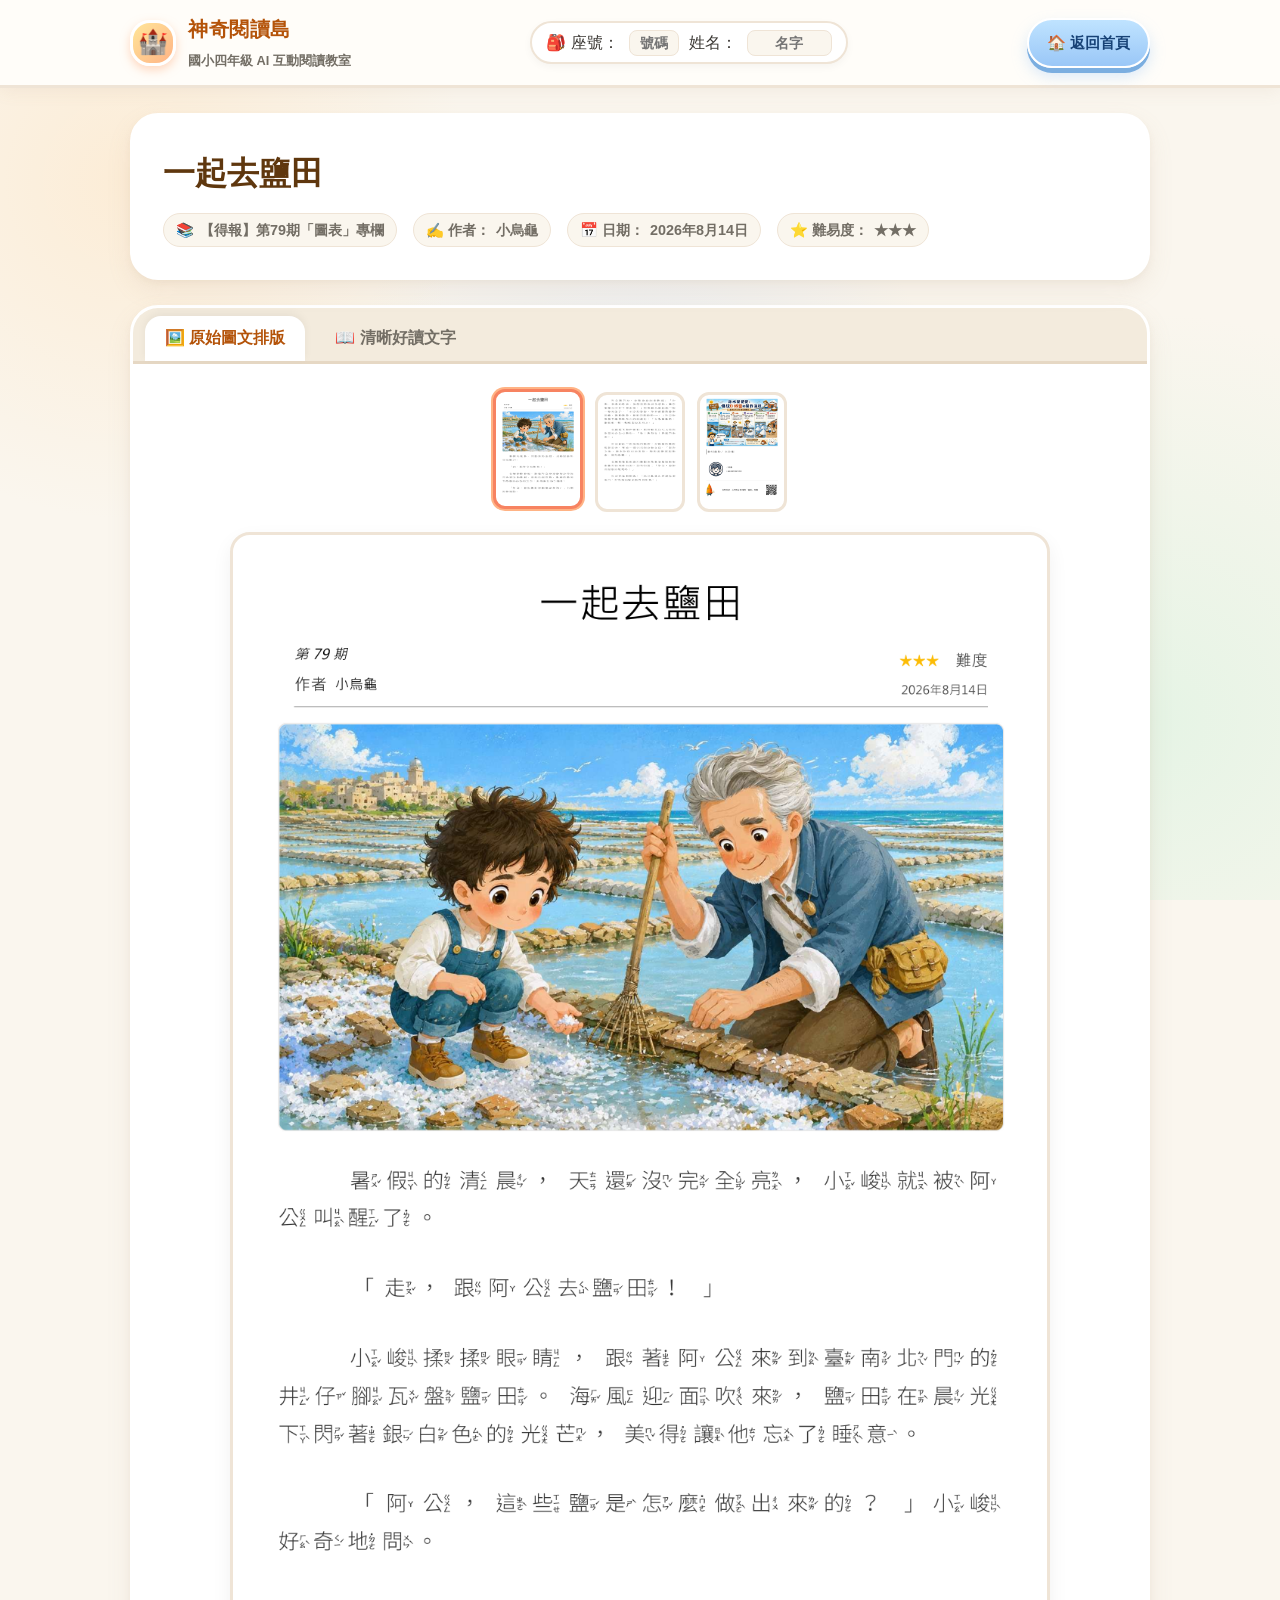
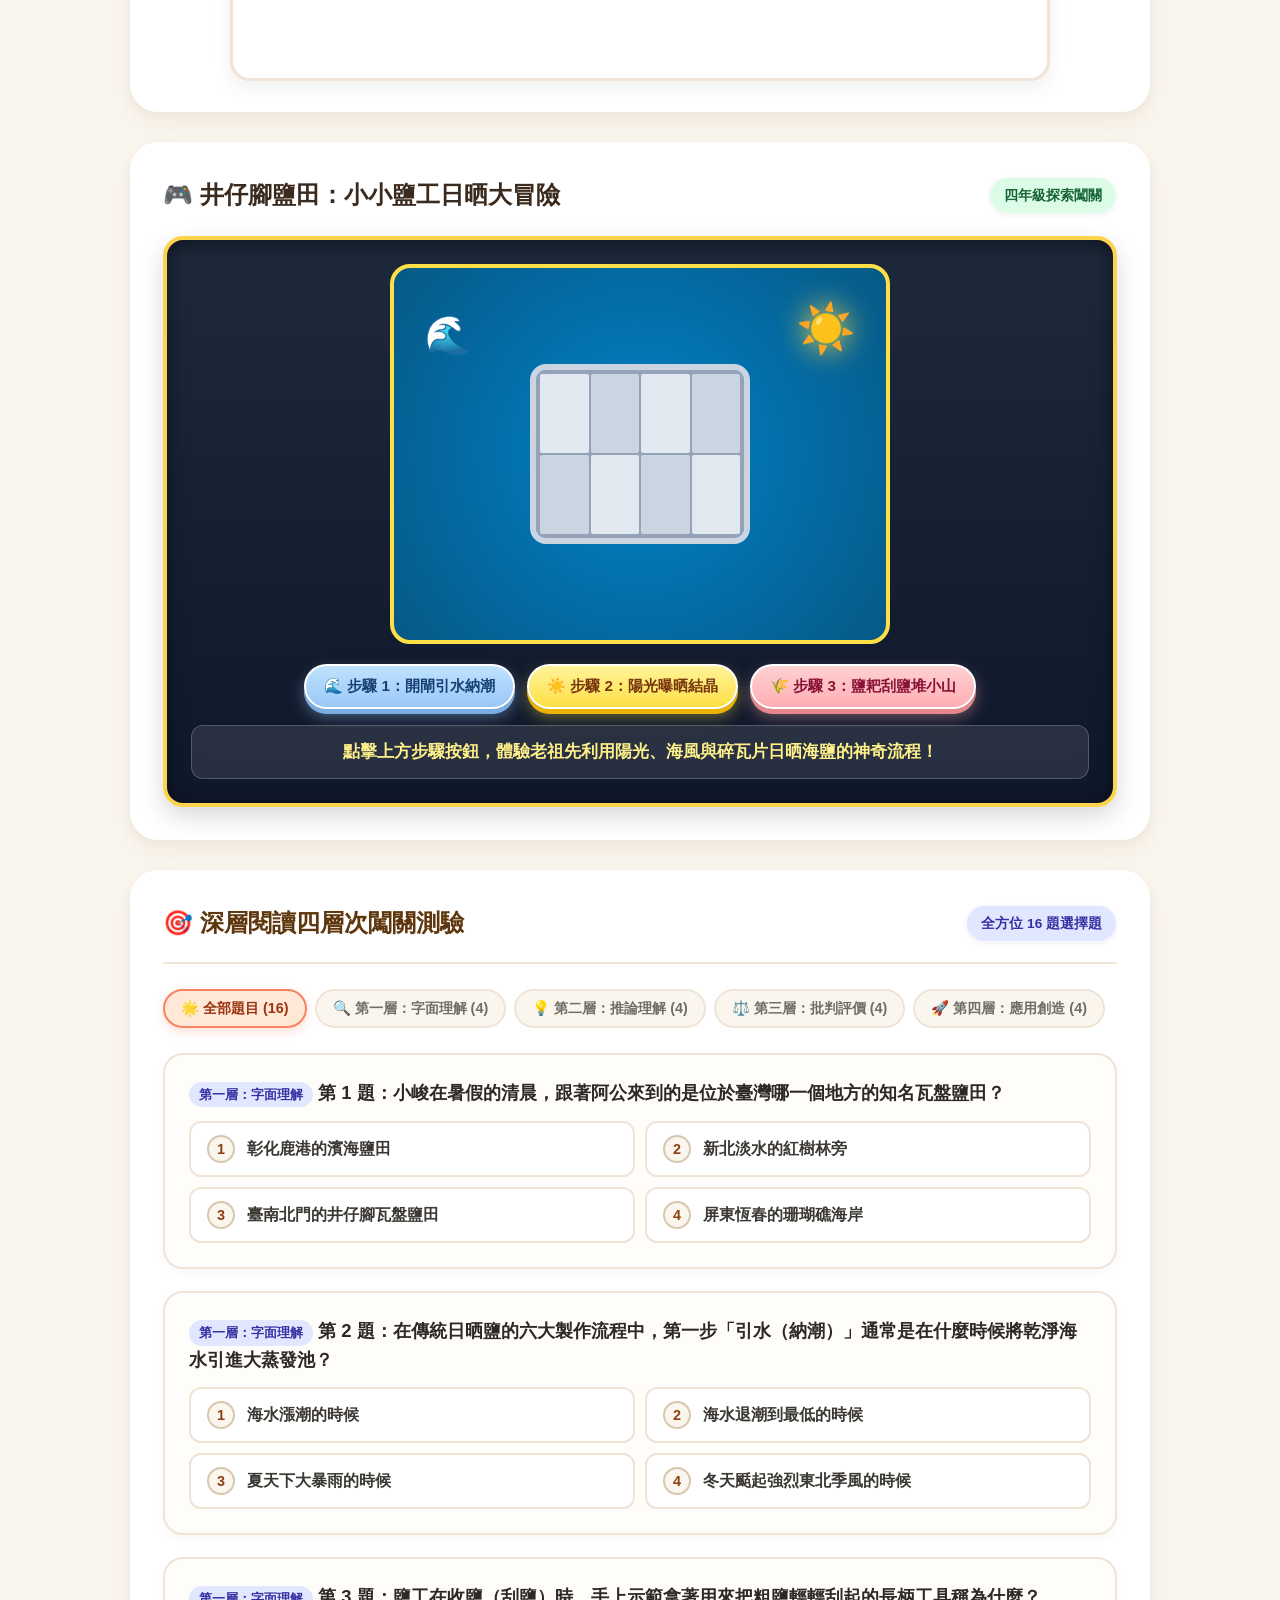
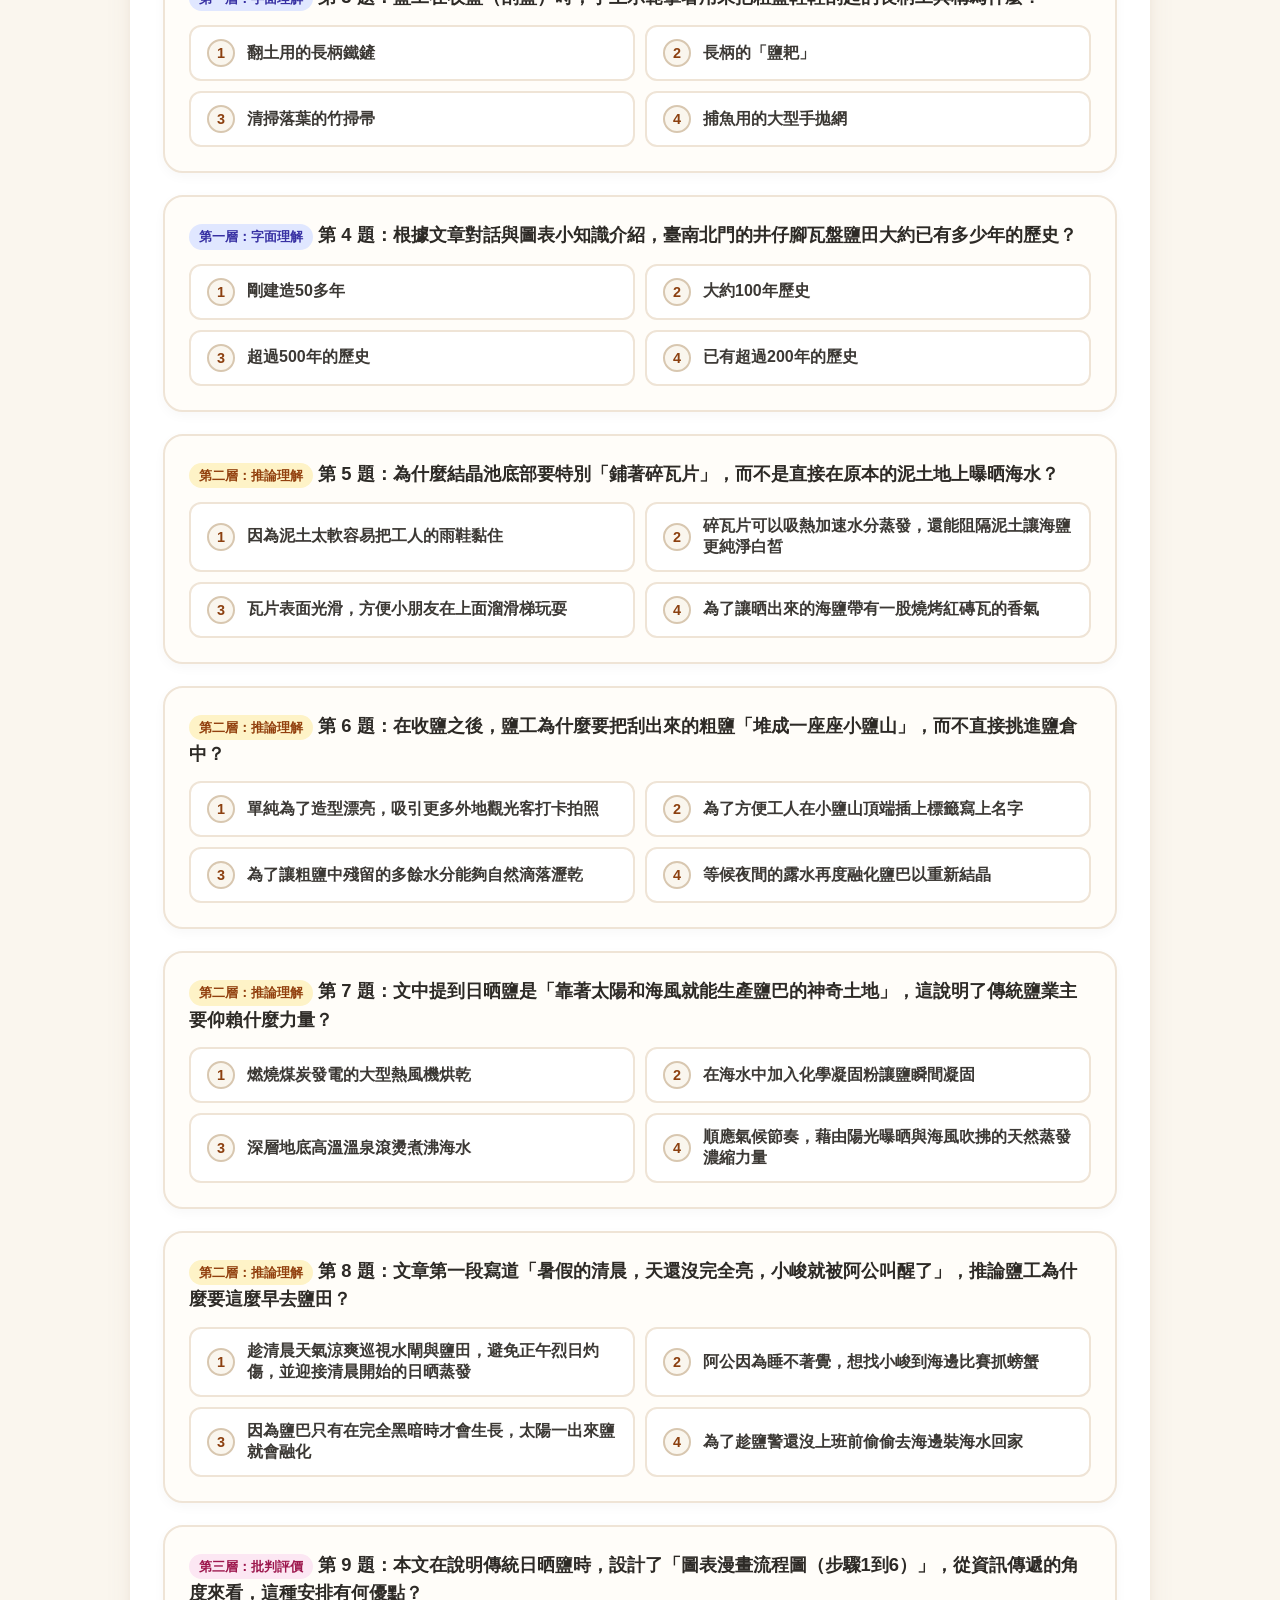
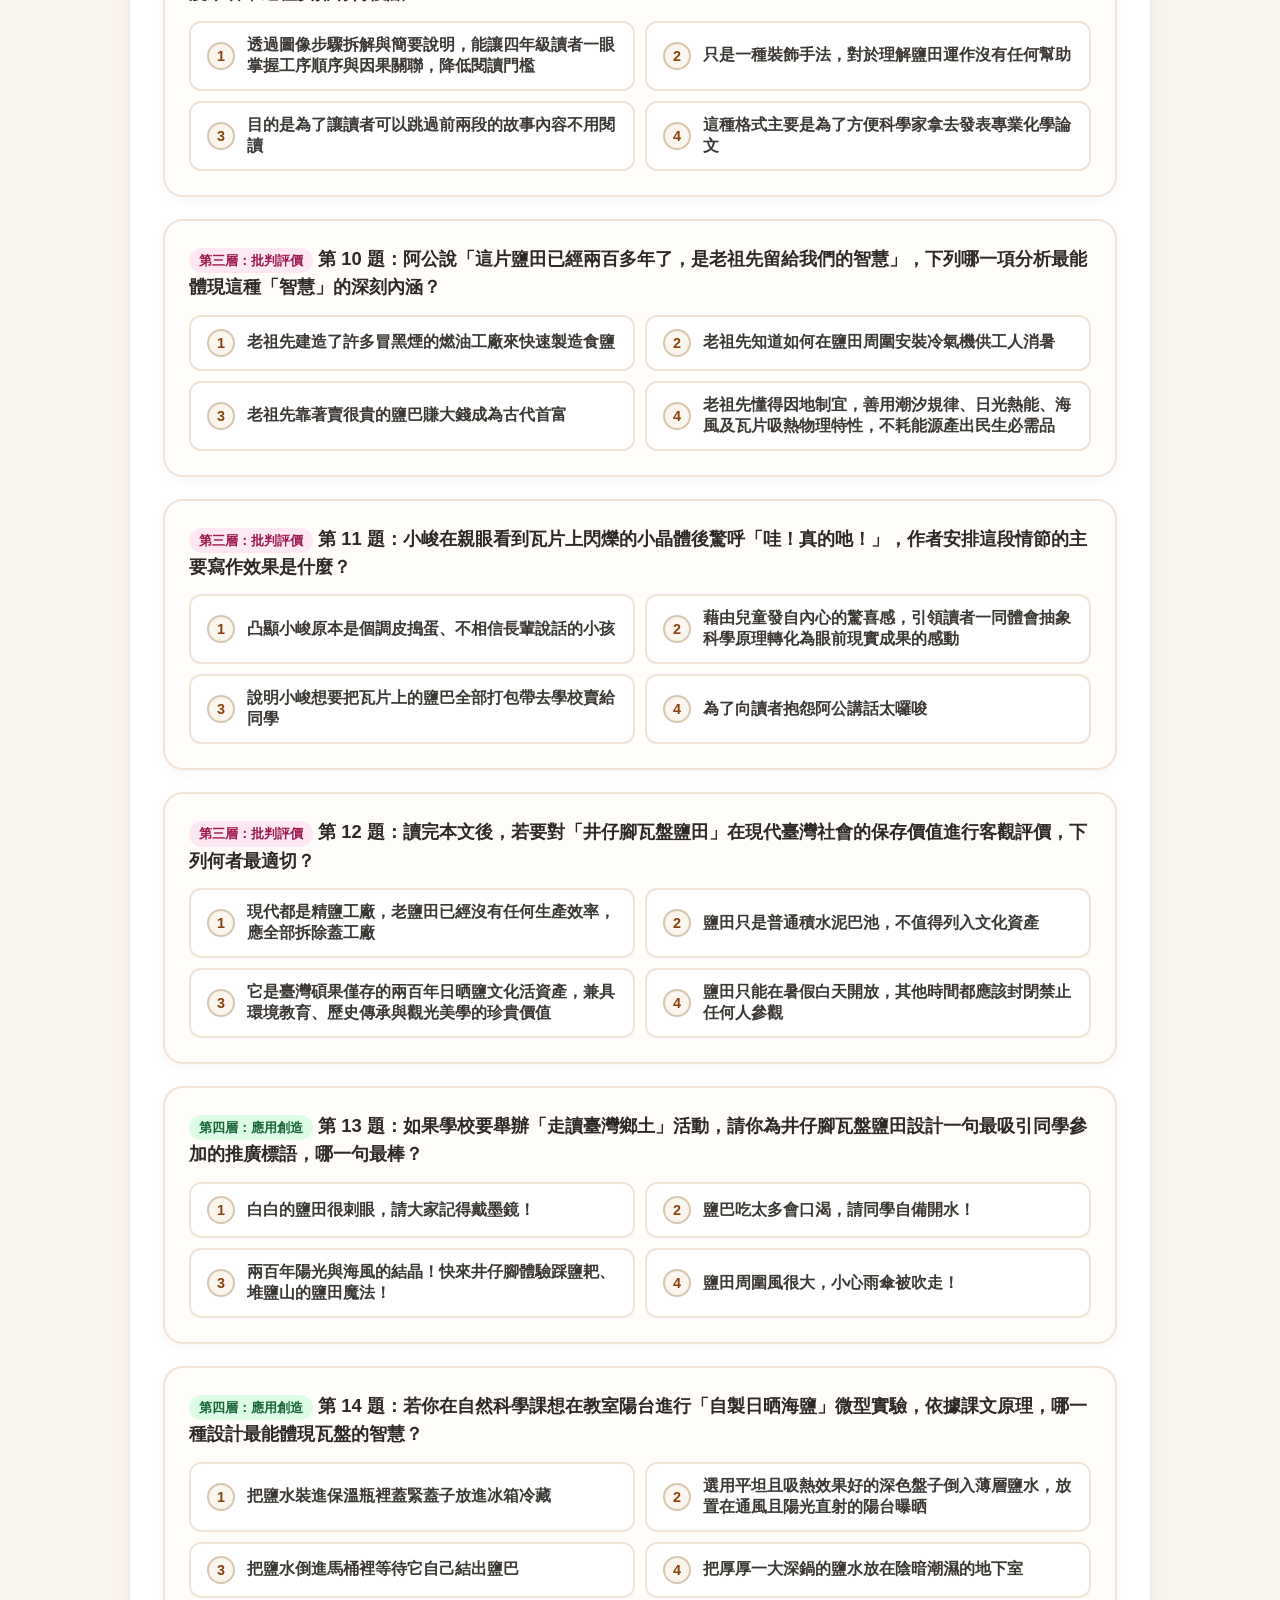
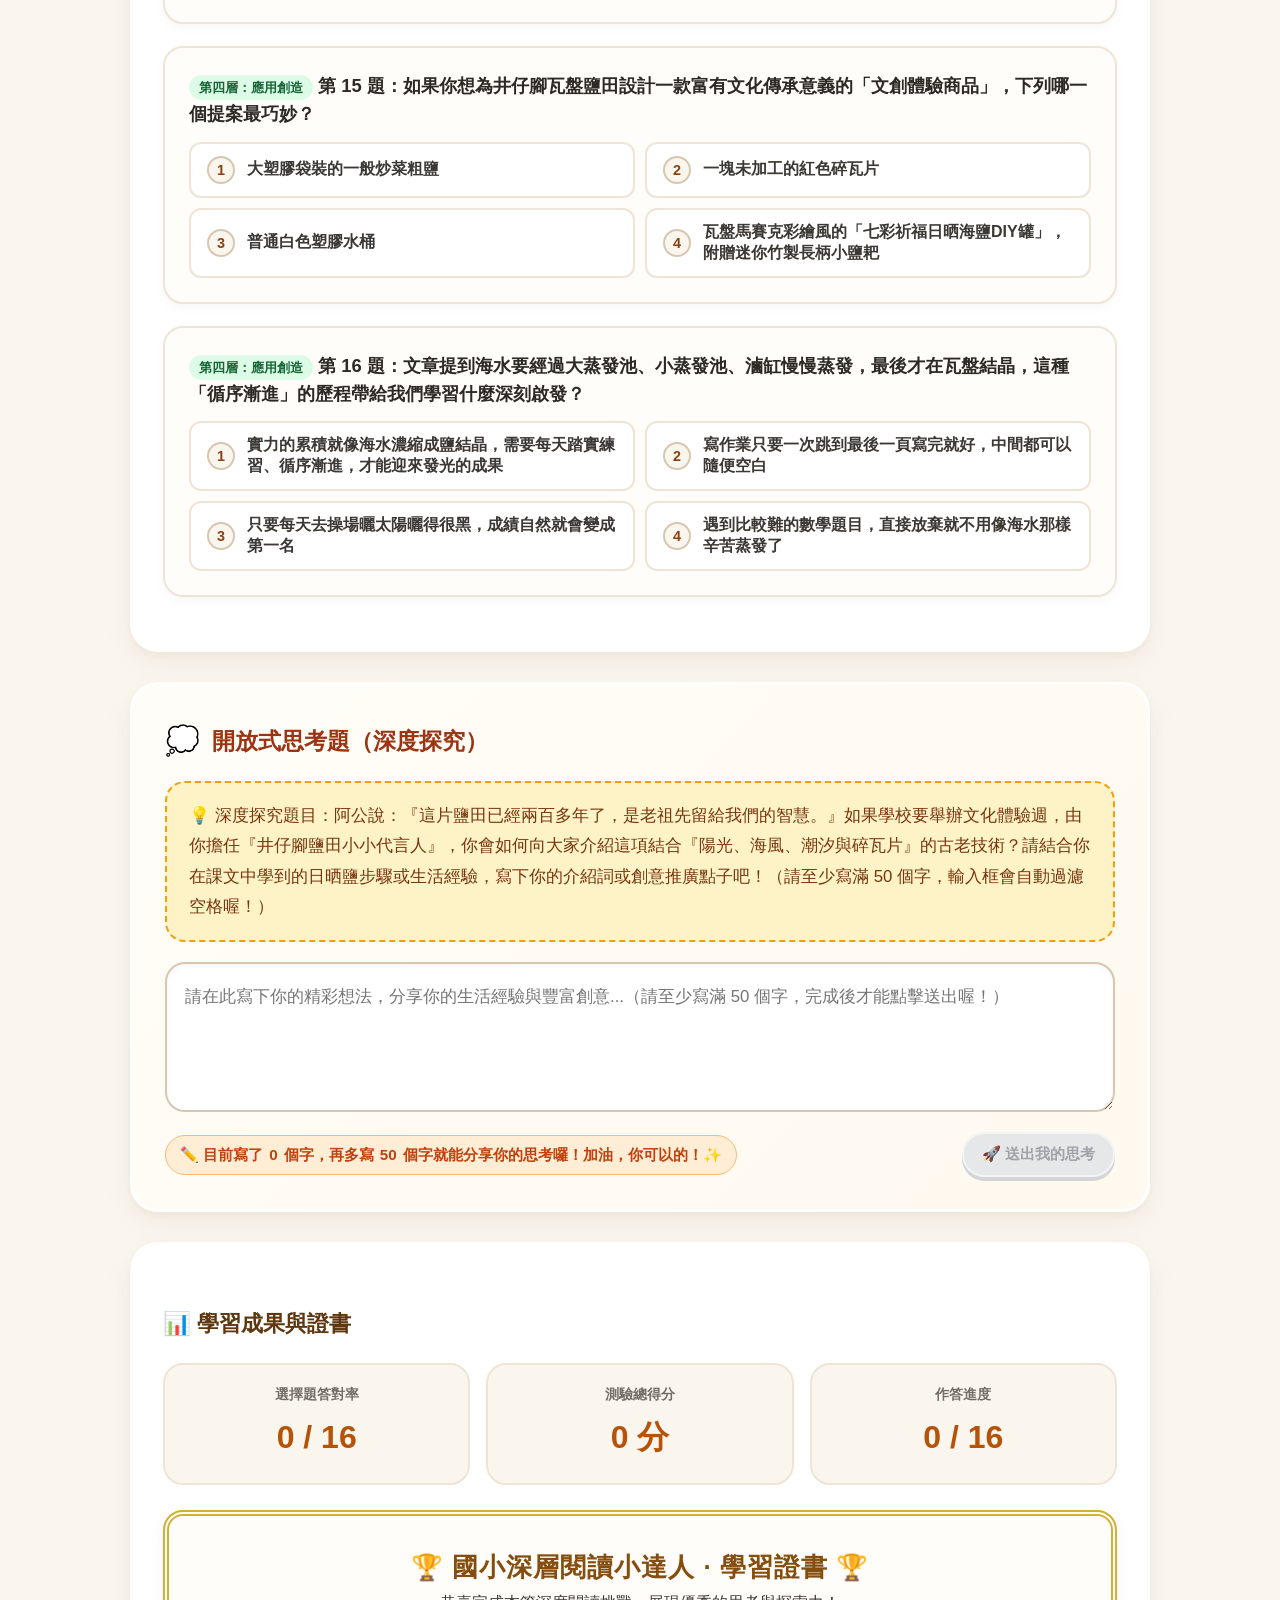
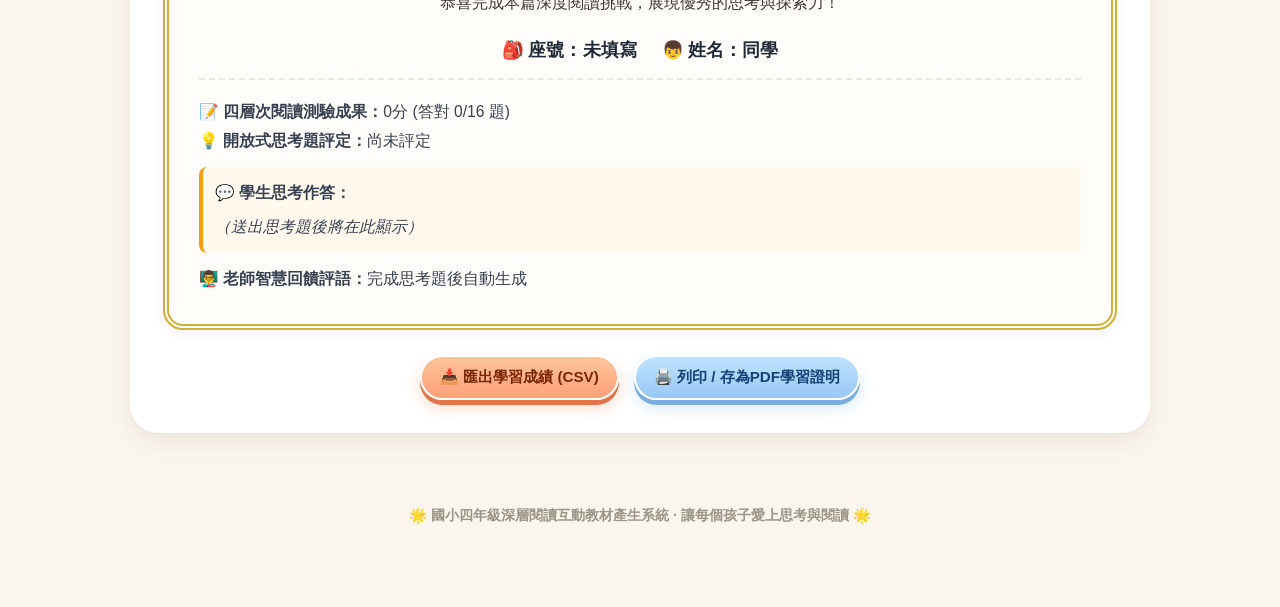
<file: index3.html>
<!DOCTYPE html>
<html lang="zh-TW">
<head>
  <meta charset="UTF-8">
  <meta name="viewport" content="width=device-width, initial-scale=1.0">
  <title>一起去鹽田 - 國小四年級深層閱讀互動網站</title>
  <!-- 共用樣式：復古奶油／馬卡龍粉彩系 3D Q 版兒童遊戲風格 -->
  <link rel="stylesheet" href="style.css">
</head>
<body>

  <!-- 頂部導覽列 -->
  <header class="navbar">
    <div class="container nav-content">
      <a href="index.htm" class="logo-group">
        <div class="logo-badge">🏰</div>
        <div class="logo-text">
          <h1>神奇閱讀島</h1>
          <span>國小四年級 AI 互動閱讀教室</span>
        </div>
      </a>

      <!-- 學生座號與姓名輸入區 -->
      <div class="user-badge">
        <span>🎒 座號：</span>
        <input type="text" id="studentSeat" class="seat-input" placeholder="號碼" maxlength="3">
        <span>姓名：</span>
        <input type="text" id="studentName" class="name-input" placeholder="名字" maxlength="6">
      </div>

      <!-- 回首頁與功能快捷鍵 -->
      <div class="nav-actions">
        <a href="index.htm" class="btn-3d btn-secondary">🏠 返回首頁</a>
      </div>
    </div>
  </header>

  <main class="container">

    <!-- 文章標題與資訊區 -->
    <section class="article-header">
      <h2 id="articleTitle">一起去鹽田</h2>
      <div class="article-info-bar">
        <span class="info-item">📚 <strong id="articleIssue">【得報】第79期「圖表」專欄</strong></span>
        <span class="info-item">✍️ 作者：<span id="articleAuthor">小烏龜</span></span>
        <span class="info-item">📅 日期：<span id="articleDate">2026年8月14日</span></span>
        <span class="info-item">⭐ 難易度：<span id="articleDifficulty">★★★</span></span>
      </div>
    </section>

    <!-- 文章閱讀區 (雙模式切換) -->
    <section class="reading-section">
      <div class="section-tabs">
        <button class="tab-btn active" data-tab="tabGallery">
          🖼️ 原始圖文排版
        </button>
        <button class="tab-btn" data-tab="tabText">
          📖 清晰好讀文字
        </button>
      </div>

      <!-- 模式一：原始雜誌圖片排版畫廊 -->
      <div class="tab-pane" id="tabGallery" style="display: block;">
        <div class="tab-content gallery-viewer">
          <div class="gallery-thumbnails" id="galleryThumbs">
            <button class="thumb-btn active" data-img="article2_page1.png">
              <img src="article2_page1.png" alt="第1頁 縮圖">
            </button>
            <button class="thumb-btn" data-img="article2_page2.png">
              <img src="article2_page2.png" alt="第2頁 縮圖">
            </button>
            <button class="thumb-btn" data-img="article2_page3.png">
              <img src="article2_page3.png" alt="第3頁 縮圖">
            </button>
          </div>
          <div class="gallery-main">
            <img id="mainGalleryImg" src="article2_page1.png" alt="文章內容放大預覽">
          </div>
        </div>
      </div>

      <!-- 模式二：清晰好讀文字 (附朗讀與字級) -->
      <div class="tab-pane" id="tabText" style="display: none;">
        <div class="tab-content">
          <div class="reader-controls">
            <div class="font-size-group">
              <span>🔤 文字大小：</span>
              <button class="font-btn active" data-size="normal">正常</button>
              <button class="font-btn" data-size="large">放大</button>
              <button class="font-btn" data-size="xlarge">超大</button>
            </div>
            <div class="tts-group">
              <button class="btn-3d btn-lemon" id="ttsPlayBtn">🔊 全文朗讀</button>
              <button class="btn-3d btn-secondary" id="ttsStopBtn">⏹️ 停止</button>
            </div>
          </div>

          <article class="text-reader font-normal" id="textReader">
            <!-- 文章段落由 ARTICLE_DATA 自動注入 -->
          </article>
        </div>
      </div>
    </section>

    <!-- 主題互動小遊戲：井仔腳鹽田：小小鹽工日晒大冒險 -->
    <section class="game-section">
      <div class="game-header">
        <h3>🎮 <span id="gameTitle">井仔腳鹽田：小小鹽工日晒大冒險</span></h3>
        <span class="tag-badge tag-game">四年級探索闖關</span>
      </div>
      <div class="game-container">
        <div class="clock-stage" style="background: radial-gradient(circle, #0284C7 0%, #0369A1 60%, #075985 100%); border-radius: var(--radius-md); border: 4px solid #FDE047;">
          <div id="saltFieldStage" style="width: 100%; height: 100%; display: flex; flex-direction: column; align-items: center; justify-content: center; position: relative;">
            <div id="saltSun" style="position: absolute; top: 20px; right: 30px; font-size: 48px; transition: transform 0.5s ease; filter: drop-shadow(0 0 15px #FDE047);">☀️</div>
            <div id="saltWind" style="position: absolute; top: 35px; left: 30px; font-size: 38px; animation: floatBounce 3s infinite;">🌊</div>
            
            <div id="saltPond" style="width: 220px; height: 180px; background: #38BDF8; border: 6px solid #CBD5E1; border-radius: 16px; position: relative; overflow: hidden; display: flex; flex-direction: column; align-items: center; justify-content: center; box-shadow: inset 0 4px 12px rgba(0,0,0,0.3);">
              <div id="saltTiles" style="width: 100%; height: 100%; display: grid; grid-template-columns: repeat(4, 1fr); gap: 2px; padding: 4px; background: #94A3B8;">
                <div style="background: #E2E8F0; border-radius: 2px;"></div>
                <div style="background: #CBD5E1; border-radius: 2px;"></div>
                <div style="background: #E2E8F0; border-radius: 2px;"></div>
                <div style="background: #CBD5E1; border-radius: 2px;"></div>
                <div style="background: #CBD5E1; border-radius: 2px;"></div>
                <div style="background: #E2E8F0; border-radius: 2px;"></div>
                <div style="background: #CBD5E1; border-radius: 2px;"></div>
                <div style="background: #E2E8F0; border-radius: 2px;"></div>
              </div>
              <div id="saltCrystals" style="position: absolute; font-size: 36px; display: none; animation: floatBounce 2s infinite;">✨ 🧂 ✨</div>
              <div id="saltMountain" style="position: absolute; bottom: 5px; font-size: 42px; display: none;">⛰️</div>
            </div>
          </div>
        </div>

        <div class="game-controls">
          <button class="btn-3d btn-secondary" id="gameStep1Btn">🌊 步驟 1：開閘引水納潮</button>
          <button class="btn-3d btn-lemon" id="gameStep2Btn">☀️ 步驟 2：陽光曝晒結晶</button>
          <button class="btn-3d btn-coral" id="gameStep3Btn">🌾 步驟 3：鹽耙刮鹽堆小山</button>
        </div>

        <div class="game-message-box" id="gameMessage">
          點擊上方步驟按鈕，體驗老祖先利用陽光、海風與碎瓦片日晒海鹽的神奇流程！
        </div>
      </div>
    </section>

    <!-- 深層閱讀四層次測驗區 (16 題) -->
    <section class="quiz-section">
      <div class="quiz-header">
        <h3>🎯 深層閱讀四層次闖關測驗</h3>
        <span class="tag-badge tag-reading">全方位 16 題選擇題</span>
      </div>

      <!-- 四層次快速切換鈕 -->
      <div class="level-nav">
        <button class="level-pill active" data-level="all">🌟 全部題目 (16)</button>
        <button class="level-pill" data-level="1">🔍 第一層：字面理解 (4)</button>
        <button class="level-pill" data-level="2">💡 第二層：推論理解 (4)</button>
        <button class="level-pill" data-level="3">⚖️ 第三層：批判評價 (4)</button>
        <button class="level-pill" data-level="4">🚀 第四層：應用創造 (4)</button>
      </div>

      <!-- 題目渲染清單 -->
      <div id="quizList">
        <!-- 題目由 script.js 渲染 -->
      </div>
    </section>

    <!-- 開放式思考題 (深度探究) 與 50 字防呆 -->
    <section class="open-ended-section">
      <div class="open-header">
        <span style="font-size: 28px;">💭</span>
        <h3>開放式思考題（深度探究）</h3>
      </div>

      <div class="open-prompt-box" id="openEndedPrompt">
        思考題提示內容載入中...
      </div>

      <textarea id="openEndedInput" class="open-textarea" placeholder="請在此寫下你的精彩想法，分享你的生活經驗與豐富創意...（請至少寫滿 50 個字，完成後才能點擊送出喔！）"></textarea>

      <!-- 50 字即時狀態與防呆提醒條 -->
      <div class="char-counter-bar">
        <div id="openEndedStatus" class="char-status under">
          ✏️ 目前寫了 <strong>0</strong> 個字，再多寫 <strong>50</strong> 個字就能分享你的思考囉！加油，你可以的！✨
        </div>
        <button id="openEndedSubmitBtn" class="btn-3d btn-mint btn-disabled" disabled>
          🚀 送出我的思考
        </button>
      </div>

      <!-- 智慧評分結果卡片 -->
      <div class="grading-result-card" id="openEndedResultCard">
        <!-- 評分結果將在此動態顯示 -->
      </div>
    </section>

    <!-- 學習成果統計與成績單匯出 -->
    <section class="report-section">
      <div class="section-title">
        <h3>📊 學習成果與證書</h3>
      </div>

      <div class="stats-grid">
        <div class="stat-box">
          <div class="stat-label">選擇題答對率</div>
          <div class="stat-value" id="statCorrectCount">0 / 16</div>
        </div>
        <div class="stat-box">
          <div class="stat-label">測驗總得分</div>
          <div class="stat-value" id="statTotalScore">0 分</div>
        </div>
        <div class="stat-box">
          <div class="stat-label">作答進度</div>
          <div class="stat-value" id="statAnsweredProgress">0 / 16</div>
        </div>
      </div>

      <!-- 榮譽證書與成績單預覽 (適合截圖與列印) -->
      <div class="certificate-preview" id="certificateArea">
        <div class="cert-header">
          <h4>🏆 國小深層閱讀小達人 · 學習證書 🏆</h4>
          <p>恭喜完成本篇深度閱讀挑戰，展現優秀的思考與探索力！</p>
        </div>

        <div class="cert-student-info">
          <span>🎒 座號：<strong class="display-seat">--</strong></span>
          <span>👦 姓名：<strong class="display-name">同學</strong></span>
        </div>

        <div class="cert-content">
          <p>📝 <strong>四層次閱讀測驗成果：</strong><span id="certQuizScore">尚未完成</span></p>
          <p>💡 <strong>開放式思考題評定：</strong><span id="certOpenScore">尚未評定</span></p>
          <div style="margin: 12px 0; background: #FFF9ED; padding: 12px; border-radius: 8px; border-left: 4px solid #F59E0B;">
            <strong>💬 學生思考作答：</strong>
            <p id="certOpenText" style="margin-top: 6px; font-style: italic;">（送出思考題後將在此顯示）</p>
          </div>
          <p>👨‍🏫 <strong>老師智慧回饋評語：</strong><span id="certTeacherFeedback">完成思考題後自動生成</span></p>
        </div>
      </div>

      <div style="display: flex; gap: 15px; justify-content: center; margin-top: 25px; flex-wrap: wrap;">
        <button class="btn-3d btn-primary" id="exportCsvBtn">📥 匯出學習成績 (CSV)</button>
        <button class="btn-3d btn-secondary" id="printCertBtn">🖨️ 列印 / 存為PDF學習證明</button>
      </div>
    </section>

  </main>

  <footer class="footer">
    <p>🌟 國小四年級深層閱讀互動教材產生系統 · 讓每個孩子愛上思考與閱讀 🌟</p>
  </footer>

  <!-- 共用互動腳本 -->
  <script src="script.js"></script>

  <!-- 本篇文章專屬資料設定 -->
  <script>
    window.ARTICLE_DATA = {
      id: 2,
      title: "一起去鹽田",
      issue: "【得報】第79期「圖表」專欄",
      author: "小烏龜",
      date: "2026年8月14日",
      difficulty: "★★★",
      gameTitle: "井仔腳鹽田：小小鹽工日晒大冒險",
      paragraphs: [
        {
          tag: "段落 [P1]",
          title: "晨光下的井仔腳瓦盤鹽田",
          content: "暑假的清晨，天還沒完全亮，小峻就被阿公叫醒了。「走，跟阿公去鹽田！」小峻揉揉眼睛，跟著阿公來到臺南北門的井仔腳瓦盤鹽田。海風迎面吹來，鹽田在晨光下閃著銀白色的光芒，美得讓他忘了睡意。「阿公，這些鹽是怎麼做出來的？」小峻好奇地問。"
        },
        {
          tag: "段落 [P2]",
          title: "水分蒸發與閃亮的結晶",
          content: "阿公蹲下來，指著遠處的水閘說：「你看，漲潮的時候，我們先把海水引進來，讓它慢慢在大池子裡蒸發。」他帶著小峻走過一格一格的池子，「水分蒸發後，海水會變得越來越鹹、越來越濃，最後流進這裡……」阿公指著腳下鋪著碎瓦片的結晶池，「太陽繼續晒，鹽就會一點一點結晶在瓦片上。」小峻蹲下來仔細看，果然看見瓦片上閃閃發亮的白色小顆粒。「哇！真的吔！那接下來呢？」"
        },
        {
          tag: "段落 [P3]",
          title: "老祖先留下的兩百年智慧",
          content: "阿公拿起一把長柄的鹽耙，示範著把鹽輕輕刮起來，堆成一座小小的白色山丘。「刮完之後，讓多餘的水分滴乾，再用扁擔挑進鹽倉，就完成囉！」小峻看著眼前這片靠著太陽和海風就能生產鹽巴的神奇土地，忍不住說：「阿公，這製作流程好聰明呵！」阿公笑著點點頭：「這片鹽田已經兩百多年了，是老祖先留給我們的智慧。」"
        },
        {
          tag: "段落 [P4]",
          title: "圖解六大步驟：海水變變變",
          content: "【傳統日晒鹽製作流程】：<br>① 引水 (納潮)：漲潮時將乾淨海水引入大蒸發池。<br>② 蒸發與滷化：海水經大、小蒸發池與滷缸，藉陽光曝晒與海風吹拂，濃縮為高濃度滷水。<br>③ 結晶：滷水引入鋪滿碎瓦片的瓦盤結晶池，陽光照射讓水分蒸發，純白海鹽結晶在瓦片上。<br>④ 收鹽 (刮鹽)：結晶完成後，鹽工使用「鹽耙」將粗鹽人工刮出、堆疊成小鹽山。<br>⑤ 堆鹽成小山：讓多餘水分自然滴落。<br>⑥ 挑鹽入倉：最後用扁擔挑起鹽，運送到鹽倉中保存。"
        },
        {
          tag: "段落 [P5]",
          title: "鹽田小知識：為什麼要用瓦片？",
          content: "井仔腳瓦盤鹽田已有超過 200 年的歷史，是臺南珍貴的文化資產呵！為什麼結晶池底部要鋪瓦片呢？因為碎瓦片可以吸熱，幫助水分更快蒸發，還能隔絕泥土，讓收穫的海鹽更加純淨、白皙！"
        }
      ],
      openEndedPrompt: "💡 深度探究題目：阿公說：『這片鹽田已經兩百多年了，是老祖先留給我們的智慧。』如果學校要舉辦文化體驗週，由你擔任『井仔腳鹽田小小代言人』，你會如何向大家介紹這項結合『陽光、海風、潮汐與碎瓦片』的古老技術？請結合你在課文中學到的日晒鹽步驟或生活經驗，寫下你的介紹詞或創意推廣點子吧！（請至少寫滿 50 個字，輸入框會自動過濾空格喔！）",
      questions: [
        // 第一層：字面理解 (4題)
        {
          id: 1,
          level: 1,
          question: "小峻在暑假的清晨，跟著阿公來到的是位於臺灣哪一個地方的知名瓦盤鹽田？",
          options: [
            "彰化鹿港的濱海鹽田",
            "新北淡水的紅樹林旁",
            "臺南北門的井仔腳瓦盤鹽田",
            "屏東恆春的珊瑚礁海岸"
          ],
          correct: 3,
          explanation: "文章第一段明確指出，阿公帶著小峻來到的是「臺南北門的井仔腳瓦盤鹽田」。",
          quote: "段落[P1]：「小峻揉揉眼睛，跟著阿公來到臺南北門的井仔腳瓦盤鹽田。」"
        },
        {
          id: 2,
          level: 1,
          question: "在傳統日晒鹽的六大製作流程中，第一步「引水（納潮）」通常是在什麼時候將乾淨海水引進大蒸發池？",
          options: [
            "海水漲潮的時候",
            "海水退潮到最低的時候",
            "夏天下大暴雨的時候",
            "冬天颳起強烈東北季風的時候"
          ],
          correct: 1,
          explanation: "文中阿公說明與圖表流程第1步均指出，納潮引水是利用海水「漲潮的時候」把乾淨海水引進來。",
          quote: "段落[P2]與[P4]：「阿公指著遠處的水閘說：你看，漲潮的時候，我們先把海水引進來……」"
        },
        {
          id: 3,
          level: 1,
          question: "鹽工在收鹽（刮鹽）時，手上示範拿著用來把粗鹽輕輕刮起的長柄工具稱為什麼？",
          options: [
            "翻土用的長柄鐵鏟",
            "長柄的「鹽耙」",
            "清掃落葉的竹掃帚",
            "捕魚用的大型手拋網"
          ],
          correct: 2,
          explanation: "課文第二段與流程步驟4均清楚說明，鹽工會使用長柄的「鹽耙」將結晶的粗鹽人工刮出並堆疊成小山。",
          quote: "段落[P3]與[P4]：「阿公拿起一把長柄的鹽耙，示範著把鹽輕輕刮起來，堆成一座小小的白色山丘。」"
        },
        {
          id: 4,
          level: 1,
          question: "根據文章對話與圖表小知識介紹，臺南北門的井仔腳瓦盤鹽田大約已有多少年的歷史？",
          options: [
            "剛建造50多年",
            "大約100年歷史",
            "超過500年的歷史",
            "已有超過200年的歷史"
          ],
          correct: 4,
          explanation: "阿公提到「這片鹽田已經兩百多年了」，圖表小知識也註明「已有超過200年的歷史，是臺南珍貴的文化資產」。",
          quote: "段落[P3]與[P5]：「這片鹽田已經兩百多年了，是老祖先留給我們的智慧……井仔腳瓦盤鹽田已有超過200年的歷史。」"
        },

        // 第二層：推論理解 (4題)
        {
          id: 5,
          level: 2,
          question: "為什麼結晶池底部要特別「鋪著碎瓦片」，而不是直接在原本的泥土地上曝晒海水？",
          options: [
            "因為泥土太軟容易把工人的雨鞋黏住",
            "碎瓦片可以吸熱加速水分蒸發，還能阻隔泥土讓海鹽更純淨白皙",
            "瓦片表面光滑，方便小朋友在上面溜滑梯玩耍",
            "為了讓晒出來的海鹽帶有一股燒烤紅磚瓦的香氣"
          ],
          correct: 2,
          explanation: "課文第五段與圖表右下方小知識特別說明：「瓦片可以吸熱，幫助水分蒸發，還能讓海鹽更純淨、白皙！」",
          quote: "段落[P5]：「為什麼結晶池底部要鋪瓦片呢？因為碎瓦片可以吸熱，幫助水分更快蒸發，還能隔絕泥土，讓收穫的海鹽更加純淨、白皙！」"
        },
        {
          id: 6,
          level: 2,
          question: "在收鹽之後，鹽工為什麼要把刮出來的粗鹽「堆成一座座小鹽山」，而不直接挑進鹽倉中？",
          options: [
            "單純為了造型漂亮，吸引更多外地觀光客打卡拍照",
            "為了方便工人在小鹽山頂端插上標籤寫上名字",
            "為了讓粗鹽中殘留的多餘水分能夠自然滴落瀝乾",
            "等候夜間的露水再度融化鹽巴以重新結晶"
          ],
          correct: 3,
          explanation: "阿公說明「刮完之後，讓多餘的水分滴乾」，流程圖步驟5也強調「堆成一座座小鹽山，讓多餘的水分自然滴落」。",
          quote: "段落[P3]與[P4]：「刮完之後，讓多餘的水分滴乾，再用扁擔挑進鹽倉……步驟⑤堆成一座座小鹽山，讓多餘的水分自然滴落。」"
        },
        {
          id: 7,
          level: 2,
          question: "文中提到日晒鹽是「靠著太陽和海風就能生產鹽巴的神奇土地」，這說明了傳統鹽業主要仰賴什麼力量？",
          options: [
            "燃燒煤炭發電的大型熱風機烘乾",
            "在海水中加入化學凝固粉讓鹽瞬間凝固",
            "深層地底高溫溫泉滾燙煮沸海水",
            "順應氣候節奏，藉由陽光曝晒與海風吹拂的天然蒸發濃縮力量"
          ],
          correct: 4,
          explanation: "課文中多次強調利用陽光曝晒與海風吹拂，將水分蒸發濃縮成滷水最後結晶，是順應天地的綠色自然智慧。",
          quote: "段落[P3]與[P4]：「小峻看著眼前這片靠著太陽和海風就能生產鹽巴的神奇土地……藉由陽光曝晒與海風吹拂，逐漸濃縮為高濃度的滷水。」"
        },
        {
          id: 8,
          level: 2,
          question: "文章第一段寫道「暑假的清晨，天還沒完全亮，小峻就被阿公叫醒了」，推論鹽工為什麼要這麼早去鹽田？",
          options: [
            "趁清晨天氣涼爽巡視水閘與鹽田，避免正午烈日灼傷，並迎接清晨開始的日晒蒸發",
            "阿公因為睡不著覺，想找小峻到海邊比賽抓螃蟹",
            "因為鹽巴只有在完全黑暗時才會生長，太陽一出來鹽就會融化",
            "為了趁鹽警還沒上班前偷偷去海邊裝海水回家"
          ],
          correct: 1,
          explanation: "南臺灣夏季氣候炎熱，傳統鹽田勞作多在清晨微涼時展開，且清晨晨光與海風也是開始引水曝晒的好時機。",
          quote: "段落[P1]：「暑假的清晨，天還沒完全亮……海風迎面吹來，鹽田在晨光下閃著銀白色的光芒……」"
        },

        // 第三層：批判評價 (4題)
        {
          id: 9,
          level: 3,
          question: "本文在說明傳統日晒鹽時，設計了「圖表漫畫流程圖（步驟1到6）」，從資訊傳遞的角度來看，這種安排有何優點？",
          options: [
            "透過圖像步驟拆解與簡要說明，能讓四年級讀者一眼掌握工序順序與因果關聯，降低閱讀門檻",
            "只是一種裝飾手法，對於理解鹽田運作沒有任何幫助",
            "目的是為了讓讀者可以跳過前兩段的故事內容不用閱讀",
            "這種格式主要是為了方便科學家拿去發表專業化學論文"
          ],
          correct: 1,
          explanation: "圖表專欄將複雜的納潮、蒸發、結晶、刮鹽、堆鹽、入倉等步驟視覺化呈現，有助於國小學童建構清晰的工序概念。",
          quote: "第三頁圖表專欄[P4]整體編排結構與學習效益之客觀評價。"
        },
        {
          id: 10,
          level: 3,
          question: "阿公說「這片鹽田已經兩百多年了，是老祖先留給我們的智慧」，下列哪一項分析最能體現這種「智慧」的深刻內涵？",
          options: [
            "老祖先建造了許多冒黑煙的燃油工廠來快速製造食鹽",
            "老祖先知道如何在鹽田周圍安裝冷氣機供工人消暑",
            "老祖先靠著賣很貴的鹽巴賺大錢成為古代首富",
            "老祖先懂得因地制宜，善用潮汐規律、日光熱能、海風及瓦片吸熱物理特性，不耗能源產出民生必需品"
          ],
          correct: 4,
          explanation: "兩百年鹽田智慧在於「取法自然而不破壞自然」，用最樸實的物理天地規律解決人類飲食必不可少的食鹽需求。",
          quote: "段落[P3]「這製作流程好聰明呵！……是老祖先留給我們的智慧」與全文製鹽步驟融會。"
        },
        {
          id: 11,
          level: 3,
          question: "小峻在親眼看到瓦片上閃爍的小晶體後驚呼「哇！真的吔！」，作者安排這段情節的主要寫作效果是什麼？",
          options: [
            "凸顯小峻原本是個調皮搗蛋、不相信長輩說話的小孩",
            "藉由兒童發自內心的驚喜感，引領讀者一同體會抽象科學原理轉化為眼前現實成果的感動",
            "說明小峻想要把瓦片上的鹽巴全部打包帶去學校賣給同學",
            "為了向讀者抱怨阿公講話太囉唆"
          ],
          correct: 2,
          explanation: "透過小峻從疑惑發問到親眼驗證的興奮感，能讓同為四年級的學生讀者產生強烈的代入感與求知共鳴。",
          quote: "段落[P1]與[P2]小峻的情感轉折：「阿公，這些鹽是怎麼做出來的？……小峻蹲下來仔細看，果然看見……哇！真的吔！」"
        },
        {
          id: 12,
          level: 3,
          question: "讀完本文後，若要對「井仔腳瓦盤鹽田」在現代臺灣社會的保存價值進行客觀評價，下列何者最適切？",
          options: [
            "現代都是精鹽工廠，老鹽田已經沒有任何生產效率，應全部拆除蓋工廠",
            "鹽田只是普通積水泥巴池，不值得列入文化資產",
            "它是臺灣碩果僅存的兩百年日晒鹽文化活資產，兼具環境教育、歷史傳承與觀光美學的珍貴價值",
            "鹽田只能在暑假白天開放，其他時間都應該封閉禁止任何人參觀"
          ],
          correct: 3,
          explanation: "課文小知識明確肯定井仔腳鹽田是「臺南珍貴的文化資產」，它不僅是歷史活化石，也是環境教育與文化觀光的代表地標。",
          quote: "段落[P5]：「井仔腳瓦盤鹽田已有超過200年的歷史，是臺南珍貴的文化資產呵！」"
        },

        // 第四層：應用創造 (4題)
        {
          id: 13,
          level: 4,
          question: "如果學校要舉辦「走讀臺灣鄉土」活動，請你為井仔腳瓦盤鹽田設計一句最吸引同學參加的推廣標語，哪一句最棒？",
          options: [
            "白白的鹽田很刺眼，請大家記得戴墨鏡！",
            "鹽巴吃太多會口渴，請同學自備開水！",
            "兩百年陽光與海風的結晶！快來井仔腳體驗踩鹽耙、堆鹽山的鹽田魔法！",
            "鹽田周圍風很大，小心雨傘被吹走！"
          ],
          correct: 3,
          explanation: "第三句文案巧妙揉合歷史（兩百年）、自然要素（陽光與海風）、動手體驗（踩鹽耙、堆鹽山）與童趣魔法，極具吸引力與號召力。",
          quote: "綜合課文[P1]晨光美景、[P3]鹽耙堆鹽山與[P5]兩百年文化資產要素之文案創作。"
        },
        {
          id: 14,
          level: 4,
          question: "若你在自然科學課想在教室陽台進行「自製日晒海鹽」微型實驗，依據課文原理，哪一種設計最能體現瓦盤的智慧？",
          options: [
            "把鹽水裝進保溫瓶裡蓋緊蓋子放進冰箱冷藏",
            "選用平坦且吸熱效果好的深色盤子倒入薄層鹽水，放置在通風且陽光直射的陽台曝晒",
            "把鹽水倒進馬桶裡等待它自己結出鹽巴",
            "把厚厚一大深鍋的鹽水放在陰暗潮濕的地下室"
          ],
          correct: 2,
          explanation: "仿照「淺池面積大」、「碎瓦片吸熱」與「陽光照射＋海風通風」三大物理條件，水分蒸發最快、最容易觀察到鹽晶結晶。",
          quote: "應用段落[P2]大池蒸發與[P5]瓦盤吸熱幫助水分蒸發之科學原理。"
        },
        {
          id: 15,
          level: 4,
          question: "如果你想為井仔腳瓦盤鹽田設計一款富有文化傳承意義的「文創體驗商品」，下列哪一個提案最巧妙？",
          options: [
            "大塑膠袋裝的一般炒菜粗鹽",
            "一塊未加工的紅色碎瓦片",
            "普通白色塑膠水桶",
            "瓦盤馬賽克彩繪風的「七彩祈福日晒海鹽DIY罐」，附贈迷你竹製長柄小鹽耙"
          ],
          correct: 4,
          explanation: "第四項提案融合了井仔腳經典瓦盤碎拼美感、日晒海鹽本質以及鹽耙象徵性工具，兼具手作樂趣與文化典藏價值。",
          quote: "結合段落[P1]碎瓦盤拼貼美感、[P3]長柄鹽耙與[P5]文化資產特性之文創設計。"
        },
        {
          id: 16,
          level: 4,
          question: "文章提到海水要經過大蒸發池、小蒸發池、滷缸慢慢蒸發，最後才在瓦盤結晶，這種「循序漸進」的歷程帶給我們學習什麼深刻啟發？",
          options: [
            "實力的累積就像海水濃縮成鹽結晶，需要每天踏實練習、循序漸進，才能迎來發光的成果",
            "寫作業只要一次跳到最後一頁寫完就好，中間都可以隨便空白",
            "只要每天去操場曬太陽曬得很黑，成績自然就會變成第一名",
            "遇到比較難的數學題目，直接放棄就不用像海水那樣辛苦蒸發了"
          ],
          correct: 1,
          explanation: "海水不是瞬間變鹹的，而是經由大池、小池逐漸濃縮；學習也是如此，按部就班、耐得住淬鍊，才能凝聚出發光耀眼的實力。",
          quote: "段落[P2]與[P4]：「走過一格一格的池子……水分蒸發後，海水會變得越來越鹹、越來越濃，最後流進這裡……太陽繼續晒，鹽就會一點一點結晶在瓦片上。」"
        }
      ]
    };
  </script>

  <!-- 本篇專屬小遊戲互動邏輯 (擴充) -->
  <script>
    document.addEventListener('DOMContentLoaded', function() {
      const step1Btn = document.getElementById('gameStep1Btn');
      const step2Btn = document.getElementById('gameStep2Btn');
      const step3Btn = document.getElementById('gameStep3Btn');
      const msgBox = document.getElementById('gameMessage');
      const crystals = document.getElementById('saltCrystals');
      const mountain = document.getElementById('saltMountain');
      const sun = document.getElementById('saltSun');
      const pond = document.getElementById('saltPond');

      if (step1Btn && step2Btn && step3Btn) {
        step1Btn.addEventListener('click', function() {
          if (window.SoundEffects) SoundEffects.play('click');
          if (crystals) crystals.style.display = 'none';
          if (mountain) mountain.style.display = 'none';
          if (pond) pond.style.background = '#0284C7';
          if (msgBox) msgBox.innerHTML = '🌊 <strong>步驟 1 完成：</strong>水閘開啟，潮水湧入！引進了純淨清涼的大海海水，在大蒸發池中慢慢展開濃縮！';
        });

        step2Btn.addEventListener('click', function() {
          if (window.SoundEffects) SoundEffects.play('click');
          if (sun) sun.style.transform = 'scale(1.3) rotate(20deg)';
          setTimeout(() => { if (sun) sun.style.transform = 'scale(1) rotate(0deg)'; }, 400);
          if (crystals) crystals.style.display = 'block';
          if (mountain) mountain.style.display = 'none';
          if (pond) pond.style.background = '#7DD3FC';
          if (msgBox) msgBox.innerHTML = '☀️ <strong>步驟 2 完成：</strong>陽光普照！海風吹拂！碎瓦片迅速吸熱加速水分蒸發，純白的鹽結晶在瓦片上一顆顆閃閃發光囉！✨';
        });

        step3Btn.addEventListener('click', function() {
          if (window.SoundEffects) {
            SoundEffects.play('correct');
            setTimeout(() => SoundEffects.play('fanfare'), 300);
          }
          if (crystals) crystals.style.display = 'none';
          if (mountain) mountain.style.display = 'block';
          if (msgBox) msgBox.innerHTML = '🎉 <strong>步驟 3 完成：</strong>拿起動手鹽耙，把潔白粗鹽堆成一座座美麗的小雪山，瀝乾水分後挑進鹽倉！你已經是合格的「小小日晒鹽達人」囉！🏆';
        });
      }
    });
  </script>
</body>
</html>
</file>
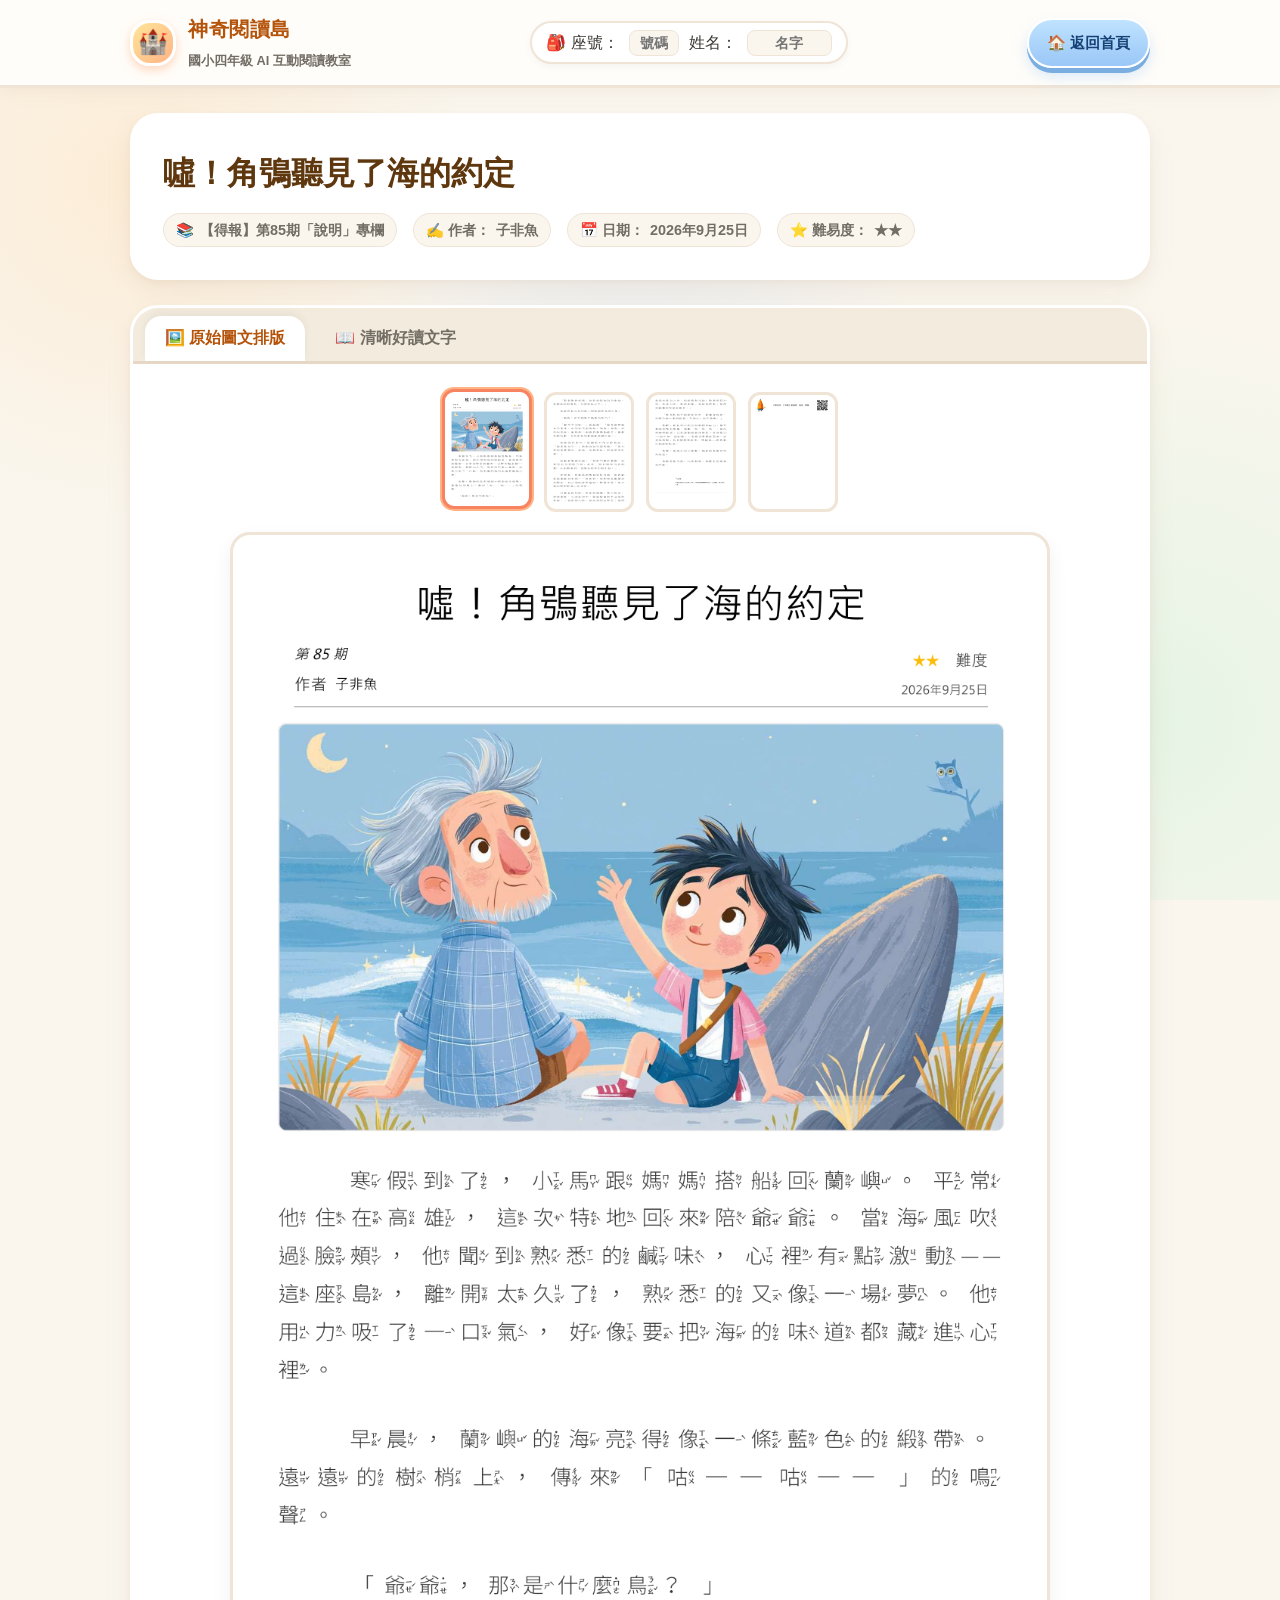
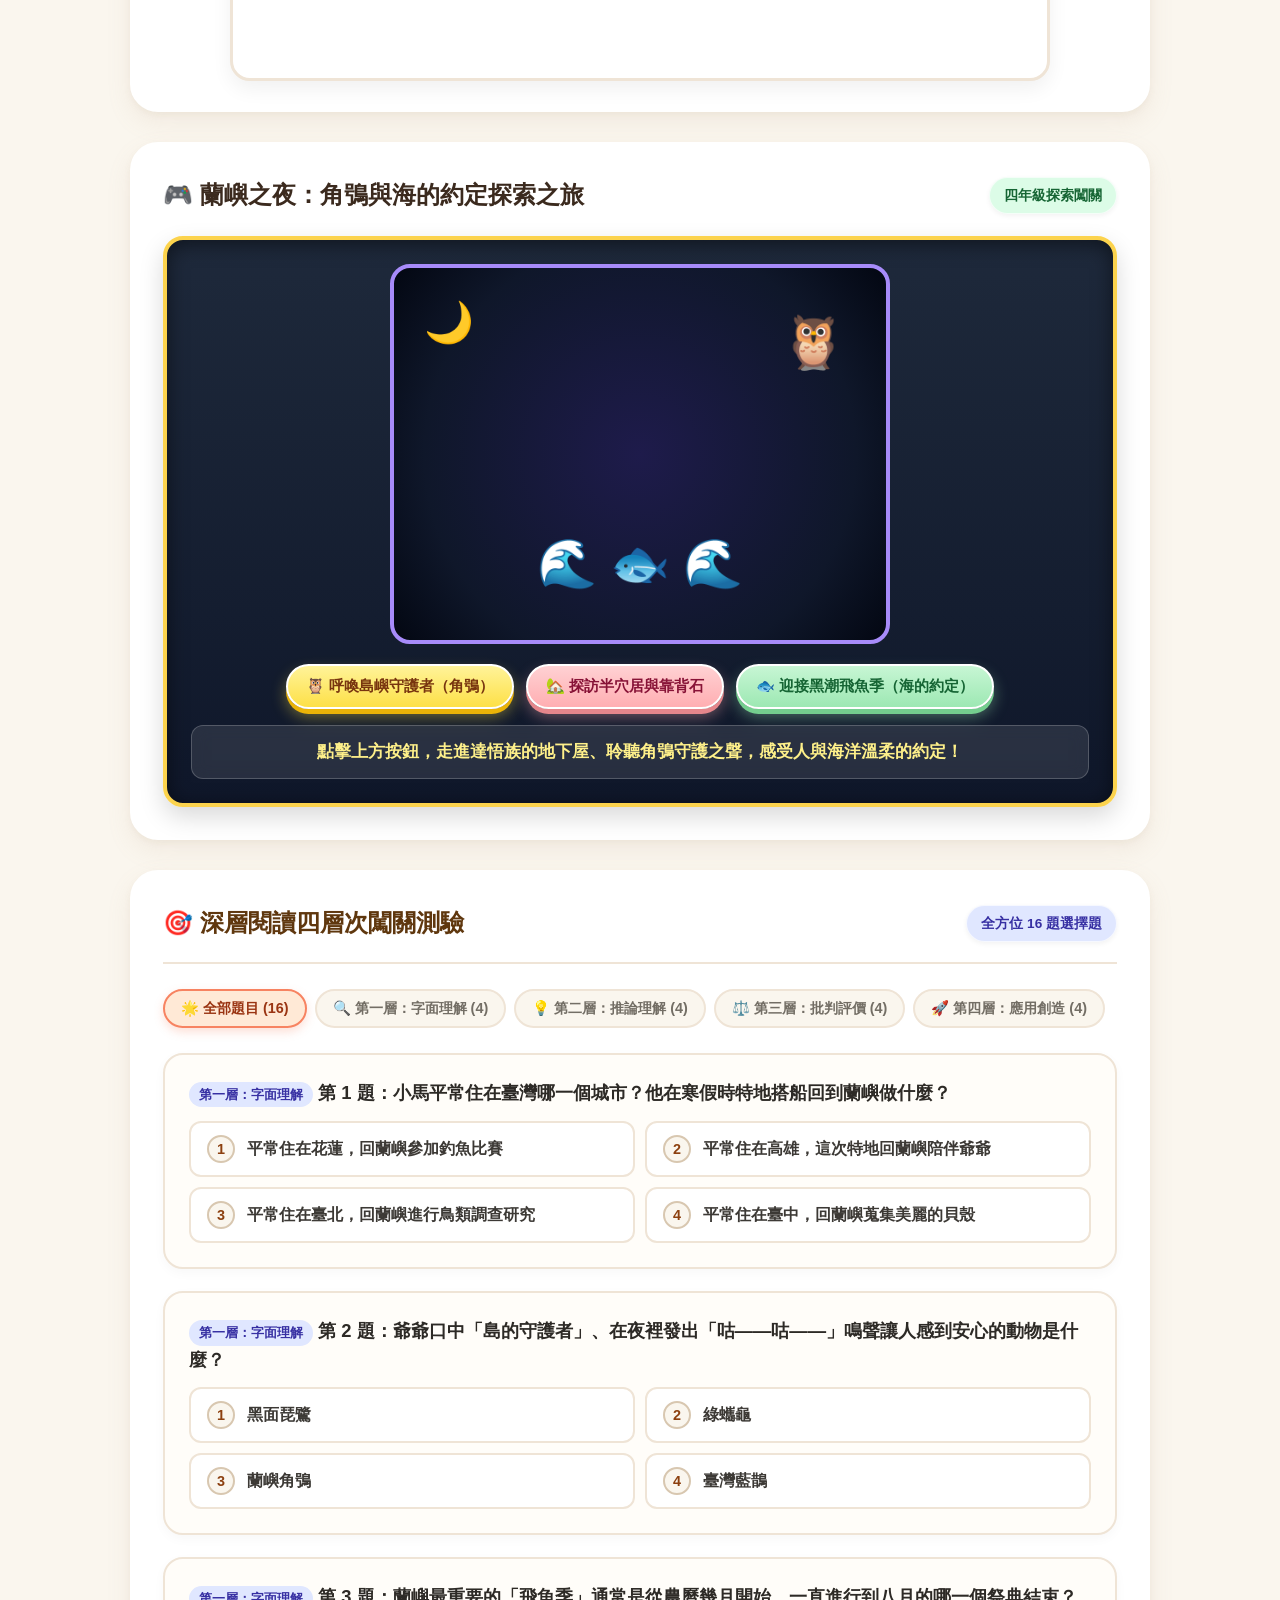
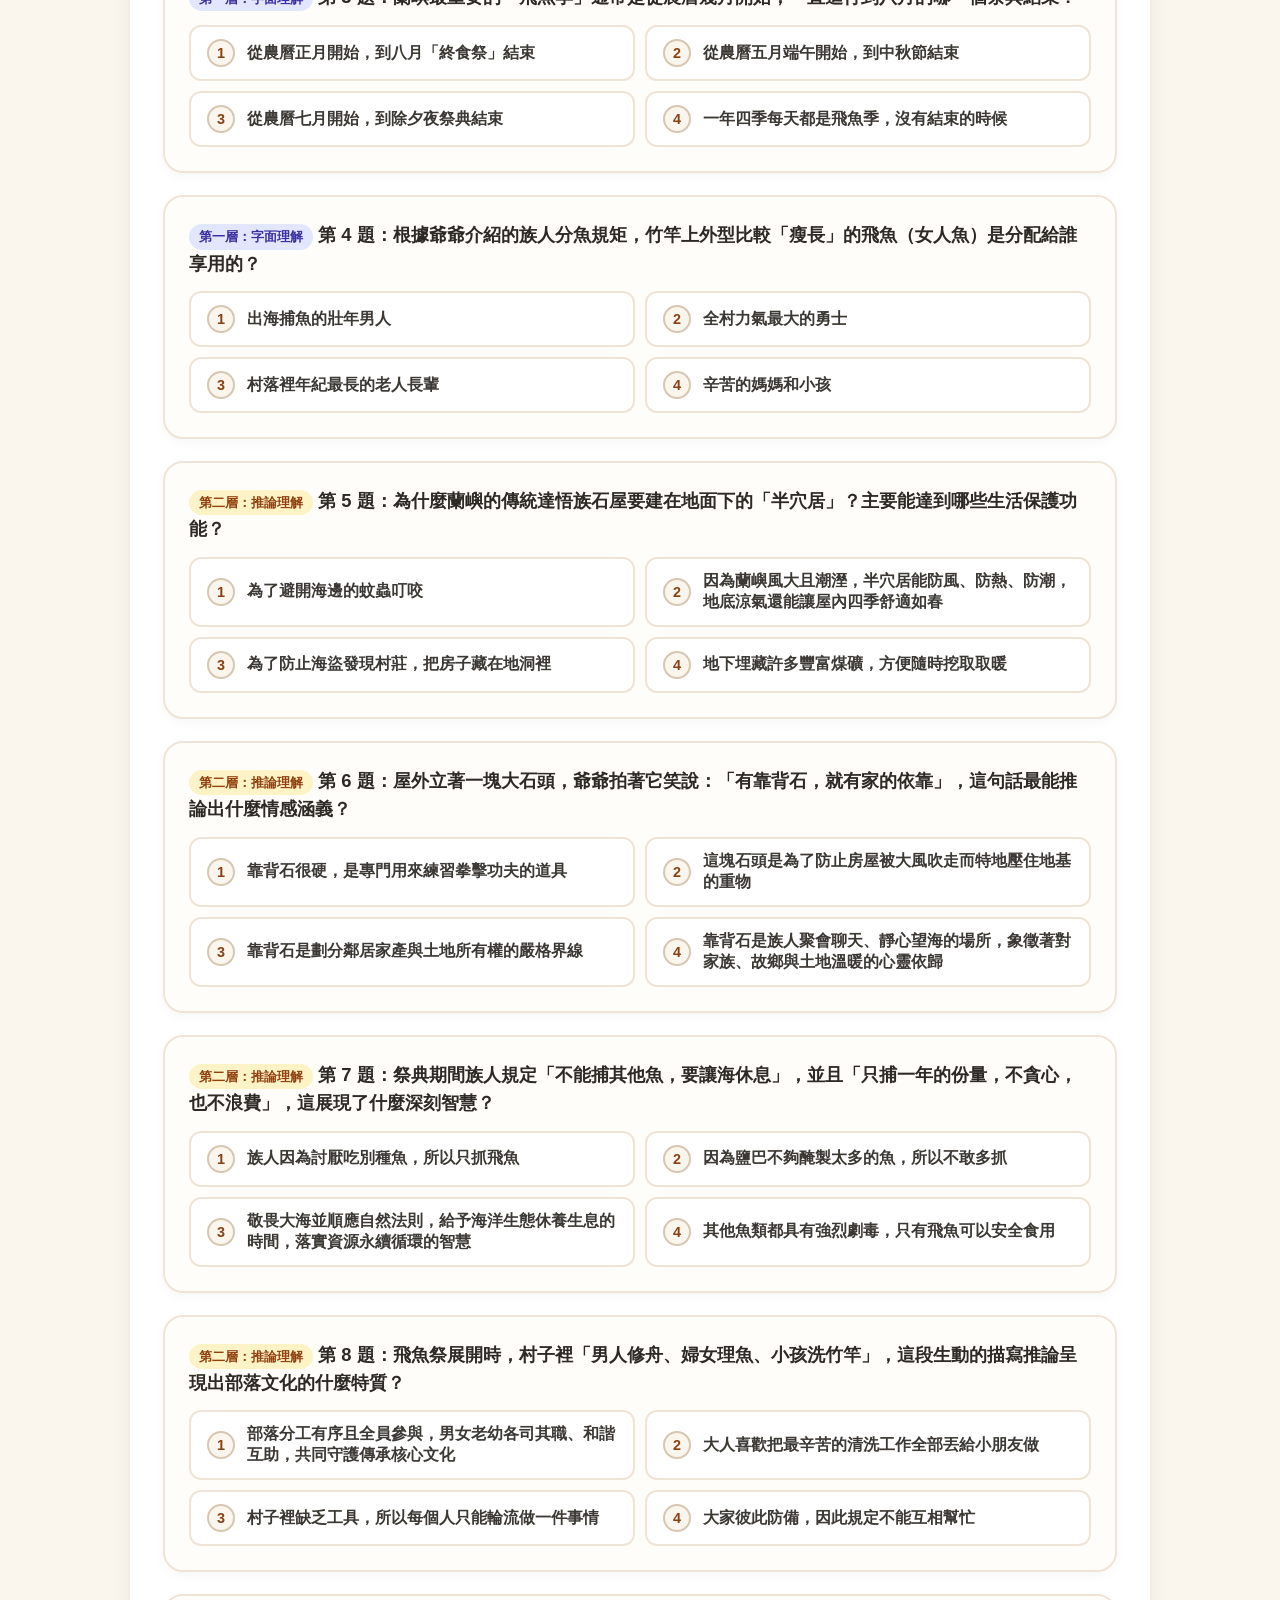
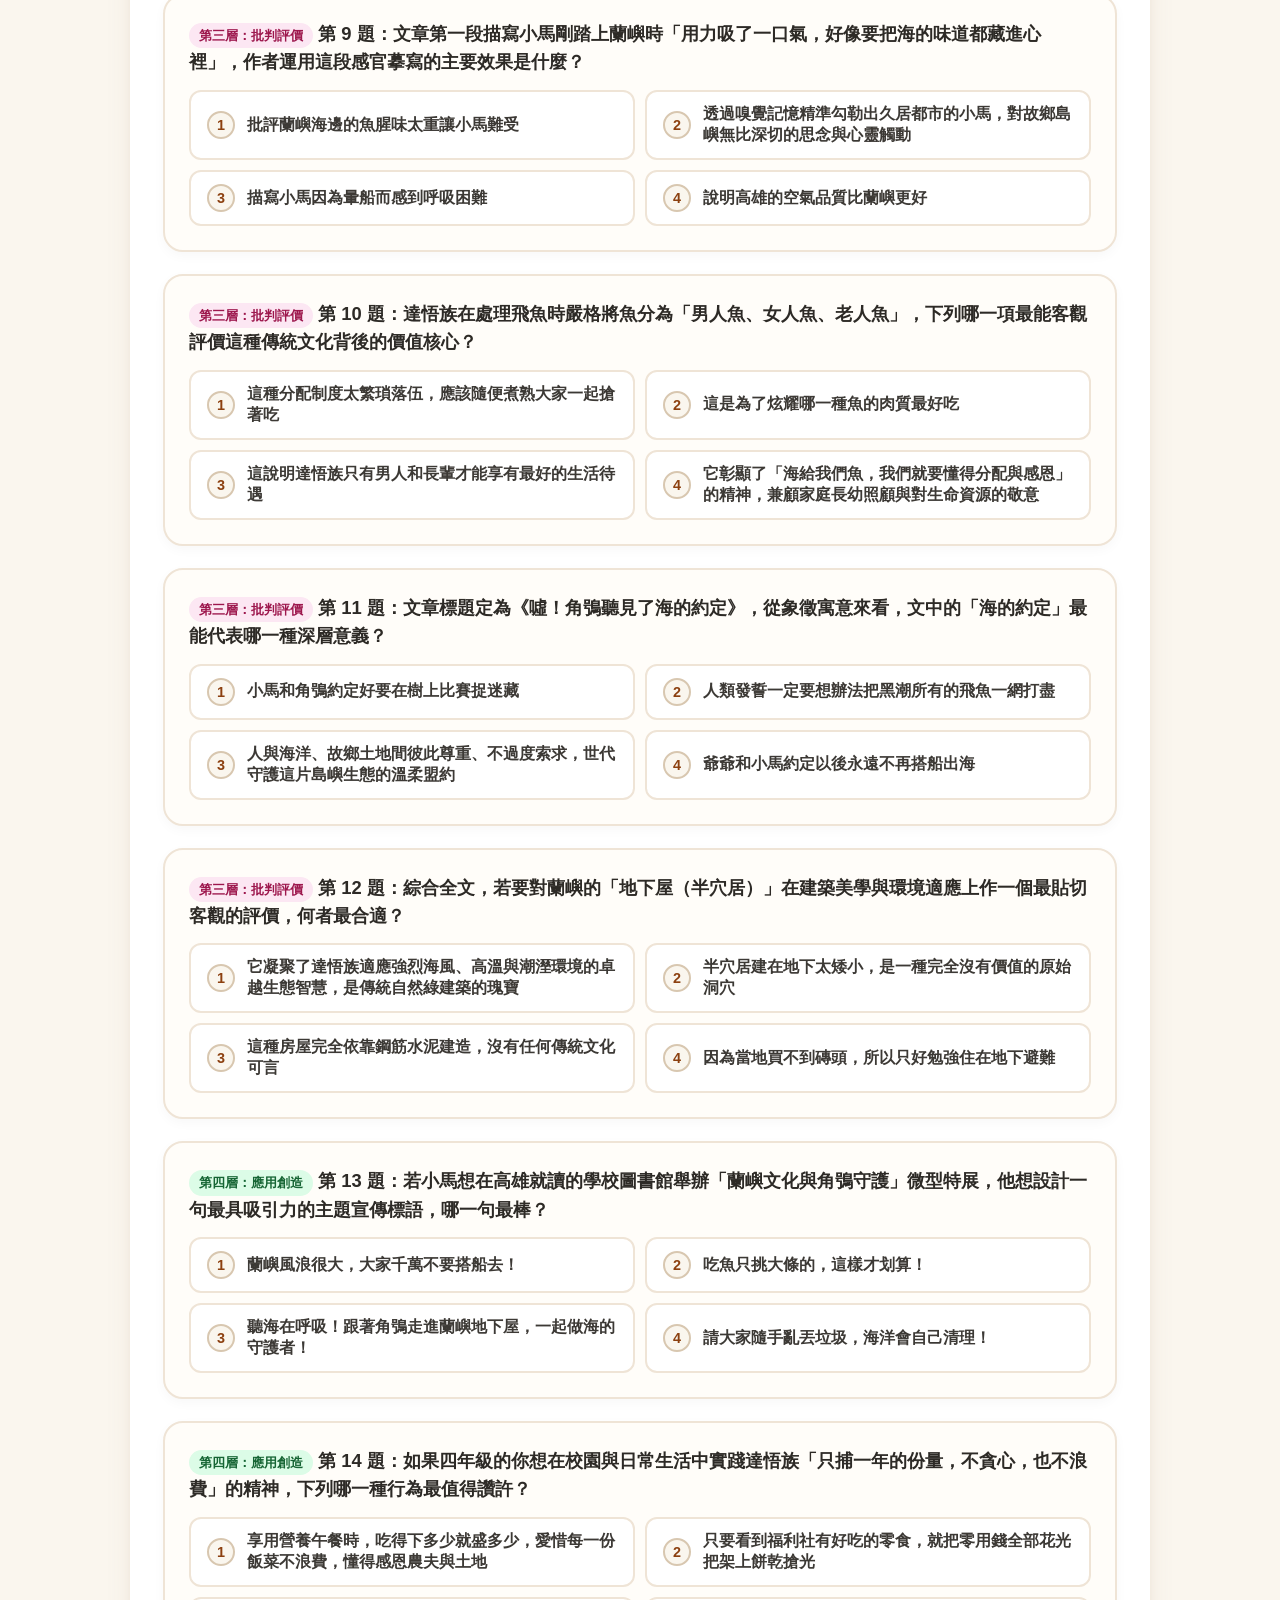
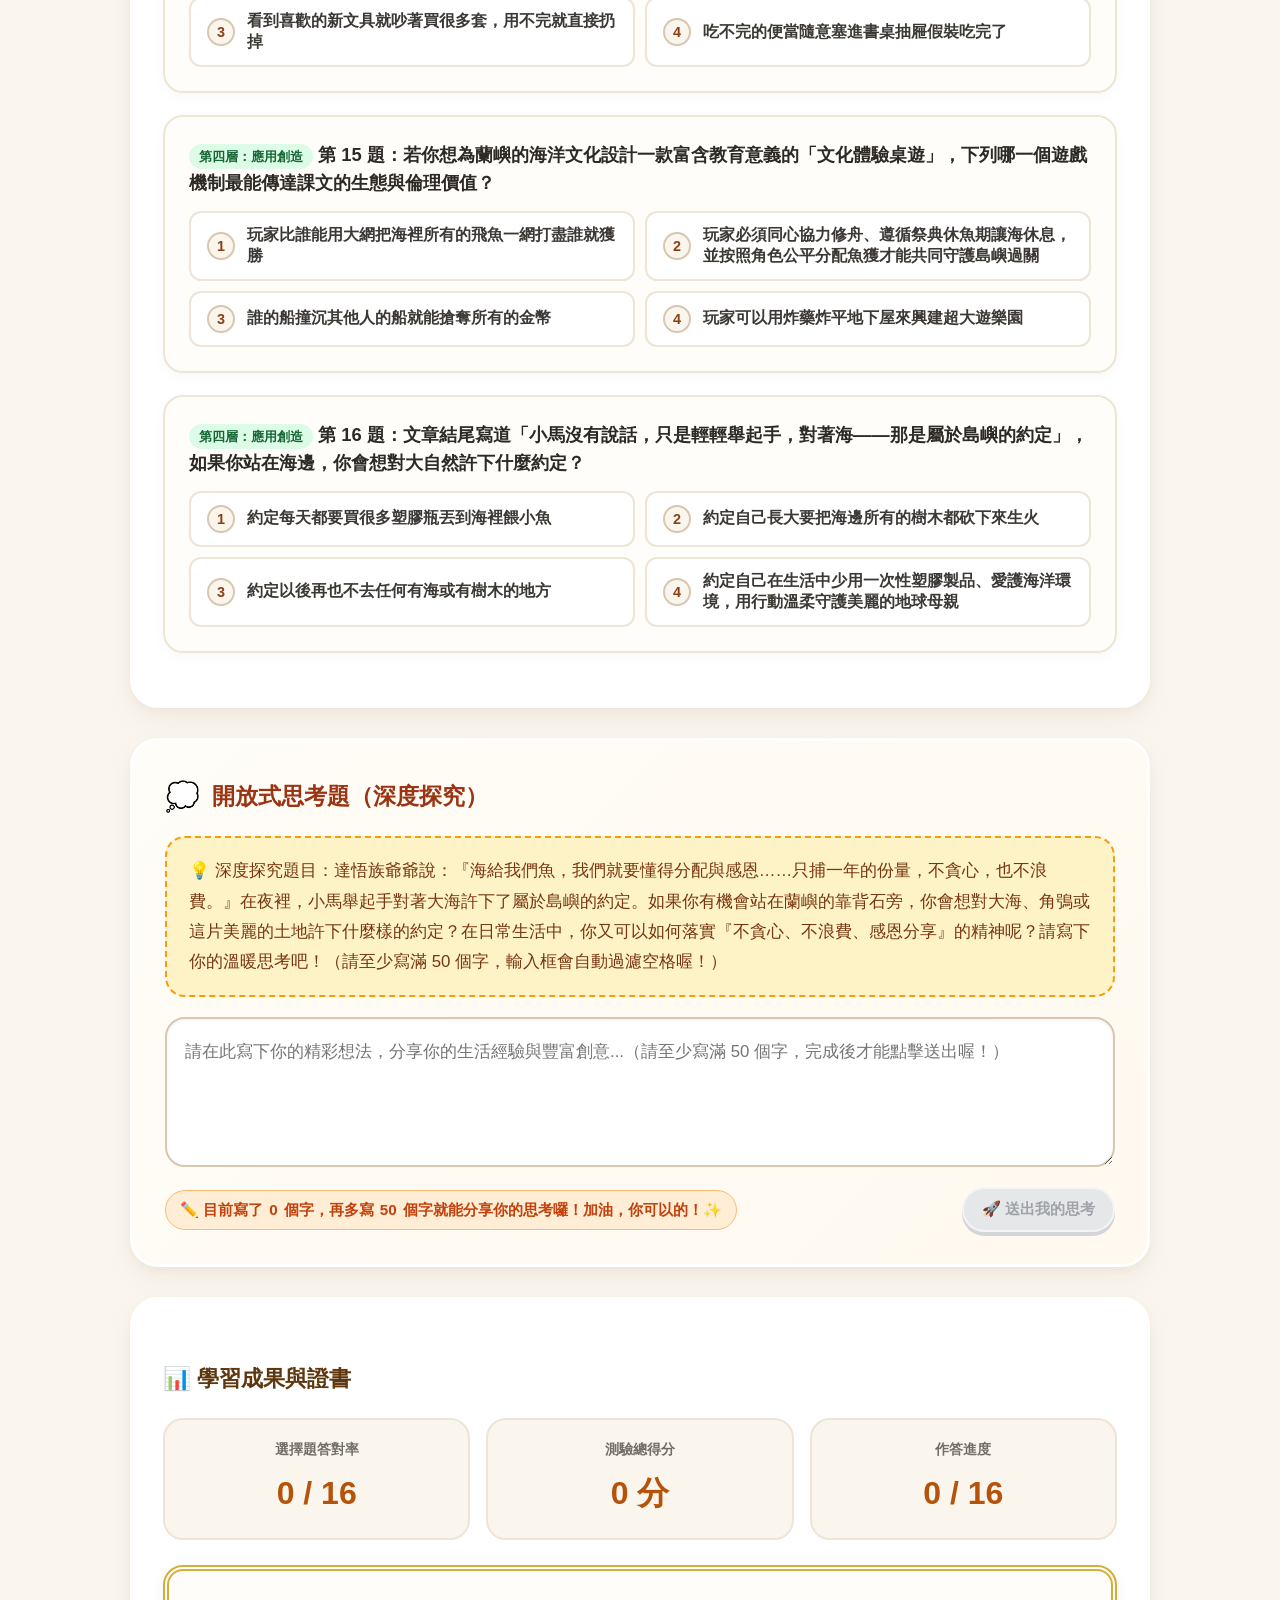
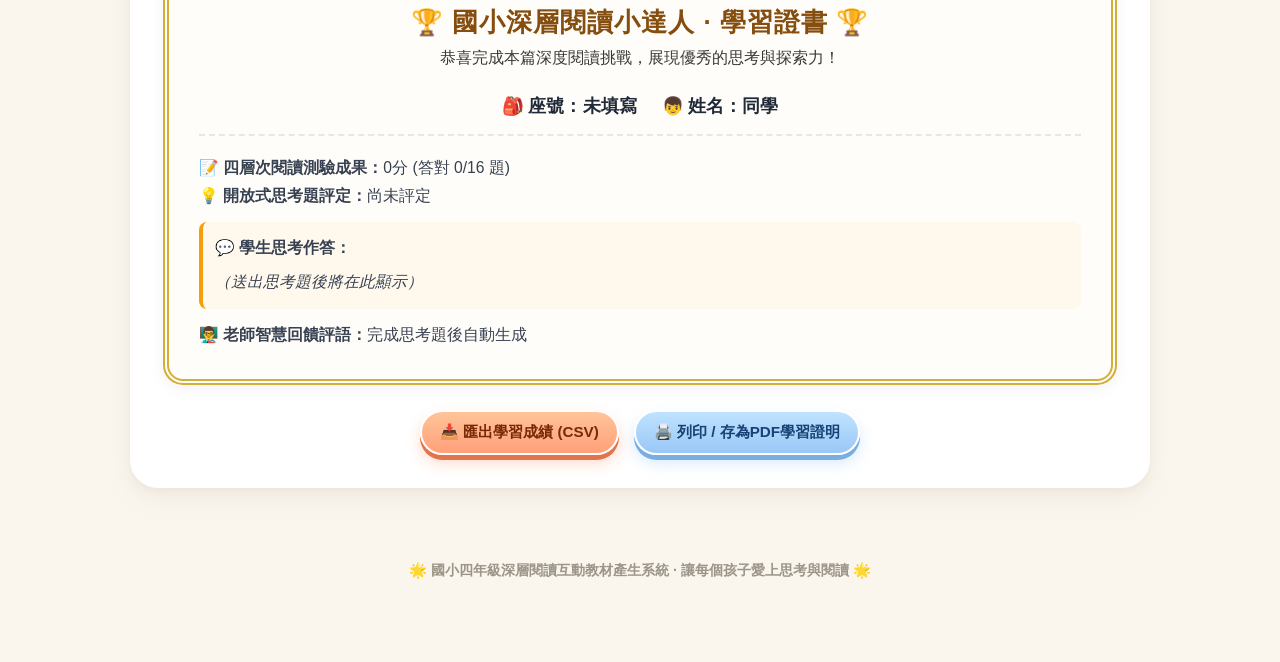
<file: index4.html>
<!DOCTYPE html>
<html lang="zh-TW">
<head>
  <meta charset="UTF-8">
  <meta name="viewport" content="width=device-width, initial-scale=1.0">
  <title>噓！角鴞聽見了海的約定 - 國小四年級深層閱讀互動網站</title>
  <!-- 共用樣式：復古奶油／馬卡龍粉彩系 3D Q 版兒童遊戲風格 -->
  <link rel="stylesheet" href="style.css">
</head>
<body>

  <!-- 頂部導覽列 -->
  <header class="navbar">
    <div class="container nav-content">
      <a href="index.htm" class="logo-group">
        <div class="logo-badge">🏰</div>
        <div class="logo-text">
          <h1>神奇閱讀島</h1>
          <span>國小四年級 AI 互動閱讀教室</span>
        </div>
      </a>

      <!-- 學生座號與姓名輸入區 -->
      <div class="user-badge">
        <span>🎒 座號：</span>
        <input type="text" id="studentSeat" class="seat-input" placeholder="號碼" maxlength="3">
        <span>姓名：</span>
        <input type="text" id="studentName" class="name-input" placeholder="名字" maxlength="6">
      </div>

      <!-- 回首頁與功能快捷鍵 -->
      <div class="nav-actions">
        <a href="index.htm" class="btn-3d btn-secondary">🏠 返回首頁</a>
      </div>
    </div>
  </header>

  <main class="container">

    <!-- 文章標題與資訊區 -->
    <section class="article-header">
      <h2 id="articleTitle">噓！角鴞聽見了海的約定</h2>
      <div class="article-info-bar">
        <span class="info-item">📚 <strong id="articleIssue">【得報】第85期「說明」專欄</strong></span>
        <span class="info-item">✍️ 作者：<span id="articleAuthor">子非魚</span></span>
        <span class="info-item">📅 日期：<span id="articleDate">2026年9月25日</span></span>
        <span class="info-item">⭐ 難易度：<span id="articleDifficulty">★★</span></span>
      </div>
    </section>

    <!-- 文章閱讀區 (雙模式切換) -->
    <section class="reading-section">
      <div class="section-tabs">
        <button class="tab-btn active" data-tab="tabGallery">
          🖼️ 原始圖文排版
        </button>
        <button class="tab-btn" data-tab="tabText">
          📖 清晰好讀文字
        </button>
      </div>

      <!-- 模式一：原始雜誌圖片排版畫廊 -->
      <div class="tab-pane" id="tabGallery" style="display: block;">
        <div class="tab-content gallery-viewer">
          <div class="gallery-thumbnails" id="galleryThumbs">
            <button class="thumb-btn active" data-img="article3_page1.png">
              <img src="article3_page1.png" alt="第1頁 縮圖">
            </button>
            <button class="thumb-btn" data-img="article3_page2.png">
              <img src="article3_page2.png" alt="第2頁 縮圖">
            </button>
            <button class="thumb-btn" data-img="article3_page3.png">
              <img src="article3_page3.png" alt="第3頁 縮圖">
            </button>
            <button class="thumb-btn" data-img="article3_page4.png">
              <img src="article3_page4.png" alt="第4頁 縮圖">
            </button>
          </div>
          <div class="gallery-main">
            <img id="mainGalleryImg" src="article3_page1.png" alt="文章內容放大預覽">
          </div>
        </div>
      </div>

      <!-- 模式二：清晰好讀文字 (附朗讀與字級) -->
      <div class="tab-pane" id="tabText" style="display: none;">
        <div class="tab-content">
          <div class="reader-controls">
            <div class="font-size-group">
              <span>🔤 文字大小：</span>
              <button class="font-btn active" data-size="normal">正常</button>
              <button class="font-btn" data-size="large">放大</button>
              <button class="font-btn" data-size="xlarge">超大</button>
            </div>
            <div class="tts-group">
              <button class="btn-3d btn-lemon" id="ttsPlayBtn">🔊 全文朗讀</button>
              <button class="btn-3d btn-secondary" id="ttsStopBtn">⏹️ 停止</button>
            </div>
          </div>

          <article class="text-reader font-normal" id="textReader">
            <!-- 文章段落由 ARTICLE_DATA 自動注入 -->
          </article>
        </div>
      </div>
    </section>

    <!-- 主題互動小遊戲：蘭嶼之夜：角鴞與海的約定探索之旅 -->
    <section class="game-section">
      <div class="game-header">
        <h3>🎮 <span id="gameTitle">蘭嶼之夜：角鴞與海的約定探索之旅</span></h3>
        <span class="tag-badge tag-game">四年級探索闖關</span>
      </div>
      <div class="game-container">
        <div class="clock-stage" style="background: radial-gradient(circle, #1E1B4B 0%, #0F172A 70%, #030712 100%); border-radius: var(--radius-md); border: 4px solid #A78BFA; position: relative;">
          <div style="position: absolute; top: 20px; left: 30px; font-size: 40px;" id="gameMoon">🌙</div>
          <div style="position: absolute; top: 30px; right: 40px; font-size: 52px; transition: transform 0.4s ease;" id="gameOwl">🦉</div>
          <div style="position: absolute; bottom: 35px; left: 50%; transform: translateX(-50%); font-size: 48px;" id="gameSea">🌊 🐟 🌊</div>
          <div style="position: absolute; bottom: 85px; left: 35px; font-size: 38px; display: none;" id="gameHouse">🏡 🪨</div>
        </div>

        <div class="game-controls">
          <button class="btn-3d btn-lemon" id="gameOwlBtn">🦉 呼喚島嶼守護者（角鴞）</button>
          <button class="btn-3d btn-coral" id="gameHouseBtn">🏡 探訪半穴居與靠背石</button>
          <button class="btn-3d btn-mint" id="gameFishBtn">🐟 迎接黑潮飛魚季（海的約定）</button>
        </div>

        <div class="game-message-box" id="gameMessage">
          點擊上方按鈕，走進達悟族的地下屋、聆聽角鴞守護之聲，感受人與海洋溫柔的約定！
        </div>
      </div>
    </section>

    <!-- 深層閱讀四層次測驗區 (16 題) -->
    <section class="quiz-section">
      <div class="quiz-header">
        <h3>🎯 深層閱讀四層次闖關測驗</h3>
        <span class="tag-badge tag-reading">全方位 16 題選擇題</span>
      </div>

      <!-- 四層次快速切換鈕 -->
      <div class="level-nav">
        <button class="level-pill active" data-level="all">🌟 全部題目 (16)</button>
        <button class="level-pill" data-level="1">🔍 第一層：字面理解 (4)</button>
        <button class="level-pill" data-level="2">💡 第二層：推論理解 (4)</button>
        <button class="level-pill" data-level="3">⚖️ 第三層：批判評價 (4)</button>
        <button class="level-pill" data-level="4">🚀 第四層：應用創造 (4)</button>
      </div>

      <!-- 題目渲染清單 -->
      <div id="quizList">
        <!-- 題目由 script.js 渲染 -->
      </div>
    </section>

    <!-- 開放式思考題 (深度探究) 與 50 字防呆 -->
    <section class="open-ended-section">
      <div class="open-header">
        <span style="font-size: 28px;">💭</span>
        <h3>開放式思考題（深度探究）</h3>
      </div>

      <div class="open-prompt-box" id="openEndedPrompt">
        思考題提示內容載入中...
      </div>

      <textarea id="openEndedInput" class="open-textarea" placeholder="請在此寫下你的精彩想法，分享你的生活經驗與豐富創意...（請至少寫滿 50 個字，完成後才能點擊送出喔！）"></textarea>

      <!-- 50 字即時狀態與防呆提醒條 -->
      <div class="char-counter-bar">
        <div id="openEndedStatus" class="char-status under">
          ✏️ 目前寫了 <strong>0</strong> 個字，再多寫 <strong>50</strong> 個字就能分享你的思考囉！加油，你可以的！✨
        </div>
        <button id="openEndedSubmitBtn" class="btn-3d btn-mint btn-disabled" disabled>
          🚀 送出我的思考
        </button>
      </div>

      <!-- 智慧評分結果卡片 -->
      <div class="grading-result-card" id="openEndedResultCard">
        <!-- 評分結果將在此動態顯示 -->
      </div>
    </section>

    <!-- 學習成果統計與成績單匯出 -->
    <section class="report-section">
      <div class="section-title">
        <h3>📊 學習成果與證書</h3>
      </div>

      <div class="stats-grid">
        <div class="stat-box">
          <div class="stat-label">選擇題答對率</div>
          <div class="stat-value" id="statCorrectCount">0 / 16</div>
        </div>
        <div class="stat-box">
          <div class="stat-label">測驗總得分</div>
          <div class="stat-value" id="statTotalScore">0 分</div>
        </div>
        <div class="stat-box">
          <div class="stat-label">作答進度</div>
          <div class="stat-value" id="statAnsweredProgress">0 / 16</div>
        </div>
      </div>

      <!-- 榮譽證書與成績單預覽 (適合截圖與列印) -->
      <div class="certificate-preview" id="certificateArea">
        <div class="cert-header">
          <h4>🏆 國小深層閱讀小達人 · 學習證書 🏆</h4>
          <p>恭喜完成本篇深度閱讀挑戰，展現優秀的思考與探索力！</p>
        </div>

        <div class="cert-student-info">
          <span>🎒 座號：<strong class="display-seat">--</strong></span>
          <span>👦 姓名：<strong class="display-name">同學</strong></span>
        </div>

        <div class="cert-content">
          <p>📝 <strong>四層次閱讀測驗成果：</strong><span id="certQuizScore">尚未完成</span></p>
          <p>💡 <strong>開放式思考題評定：</strong><span id="certOpenScore">尚未評定</span></p>
          <div style="margin: 12px 0; background: #FFF9ED; padding: 12px; border-radius: 8px; border-left: 4px solid #F59E0B;">
            <strong>💬 學生思考作答：</strong>
            <p id="certOpenText" style="margin-top: 6px; font-style: italic;">（送出思考題後將在此顯示）</p>
          </div>
          <p>👨‍🏫 <strong>老師智慧回饋評語：</strong><span id="certTeacherFeedback">完成思考題後自動生成</span></p>
        </div>
      </div>

      <div style="display: flex; gap: 15px; justify-content: center; margin-top: 25px; flex-wrap: wrap;">
        <button class="btn-3d btn-primary" id="exportCsvBtn">📥 匯出學習成績 (CSV)</button>
        <button class="btn-3d btn-secondary" id="printCertBtn">🖨️ 列印 / 存為PDF學習證明</button>
      </div>
    </section>

  </main>

  <footer class="footer">
    <p>🌟 國小四年級深層閱讀互動教材產生系統 · 讓每個孩子愛上思考與閱讀 🌟</p>
  </footer>

  <!-- 共用互動腳本 -->
  <script src="script.js"></script>

  <!-- 本篇文章專屬資料設定 -->
  <script>
    window.ARTICLE_DATA = {
      id: 3,
      title: "噓！角鴞聽見了海的約定",
      issue: "【得報】第85期「說明」專欄",
      author: "子非魚",
      date: "2026年9月25日",
      difficulty: "★★",
      gameTitle: "蘭嶼之夜：角鴞與海的約定探索之旅",
      gradingKeywords: [
        '蘭嶼', '角鴞', '大海', '海風', '飛魚', '地下屋', '半穴居', '靠背石', '約定', '感恩', '分享', '浪費', '貪心', '守護', '自然', '生態', '海洋', '生活', '珍惜', '環保', '塑膠', '食物', '學校', '同學', '爺爺', '小馬'
      ],
      paragraphs: [
        {
          tag: "段落 [P1]",
          title: "回到夢境般熟悉的藍色島嶼",
          content: "寒假到了，小馬跟媽媽搭船回蘭嶼。平常他住在高雄，這次特地回來陪爺爺。當海風吹過臉頰，他聞到熟悉的鹹味，心裡有點激動——這座島，離開太久了，熟悉的又像一場夢。他用力吸了一口氣，好像要把海的味道都藏進心裡。早晨，蘭嶼的海亮得像一條藍色的緞帶。遠遠的樹梢上，傳來「咕——咕——」的鳴聲。「爺爺，那是甚麼鳥？」"
        },
        {
          tag: "段落 [P2]",
          title: "島的守護者與半穴居的智慧",
          content: "「那是蘭嶼角鴞，牠是我們島的守護者。夜裡有牠的聲音，大家就安心了。」爺爺帶著小馬走過一排貼著地面蓋的石屋。「爺爺，為什麼房子要蓋在地下？」「這叫半穴居，」爺爺說，「我們這裡風大又潮溼，住在地下能防風、防熱、防潮。地底的涼氣，讓屋裡一年都舒服得像春天。牆邊有排水溝，下雨時雨水會順著流進大海。」爺爺走出屋外，指著前方的大石頭說：「這是靠背石。」爺爺拍拍石面笑說：「族人常在這裡聊天、望海，有靠背石，就有家的依靠。」爺爺指著遠方說：「那是干欄式建築，白天可以在那裡工作、休息；晚上回家回到半穴居睡覺。以前颱風多，這樣住起來比較安全。」"
        },
        {
          tag: "段落 [P3]",
          title: "黑潮送來的禮物：飛魚季與部落分工",
          content: "幾天後，黑潮洋流帶著飛魚回來。那是蘭嶼最重要的季節——飛魚季。飛魚季從農曆正月開始，到八月終食祭結束。那段時間，族人每天都在和海一起呼吸。村裡敲起木鼓，飛魚祭展開。男人修舟、婦女理魚、小孩洗竹竿。"
        },
        {
          tag: "段落 [P4]",
          title: "分配、感恩與不貪心的約定",
          content: "爺爺指著竹竿上的飛魚說：「這是男人魚，給出海的壯年吃；這條瘦長的是女人魚，給媽媽和小孩；那條年紀大的是老人魚，要給長輩。海給我們魚，我們就要懂得分配與感恩。」「祭典期間不能捕其他魚，要讓海休息。我們只捕一年的份量，不貪心，也不浪費。」"
        },
        {
          tag: "段落 [P5]",
          title: "屬於島嶼的永恆約定",
          content: "夜裡，爺爺和小馬又坐在靠背石上。遠方傳來角鴞的鳴聲，浪聲「啪、啪、啪」，像在對他們說話。小馬望著爺爺的背影，忽然明白——這片海、這座島，一直都在等著他回來。他沒有說話，只是輕輕舉起手，對著海——那是屬於島嶼的約定。夜裡，角鴞又叫了幾聲，像是在見證他們的約定。海風輕輕吹過，小馬覺得，那聲音就像海在呼吸。"
        }
      ],
      openEndedPrompt: "💡 深度探究題目：達悟族爺爺說：『海給我們魚，我們就要懂得分配與感恩……只捕一年的份量，不貪心，也不浪費。』在夜裡，小馬舉起手對著大海許下了屬於島嶼的約定。如果你有機會站在蘭嶼的靠背石旁，你會想對大海、角鴞或這片美麗的土地許下什麼樣的約定？在日常生活中，你又可以如何落實『不貪心、不浪費、感恩分享』的精神呢？請寫下你的溫暖思考吧！（請至少寫滿 50 個字，輸入框會自動過濾空格喔！）",
      questions: [
        // 第一層：字面理解 (4題)
        {
          id: 1,
          level: 1,
          question: "小馬平常住在臺灣哪一個城市？他在寒假時特地搭船回到蘭嶼做什麼？",
          options: [
            "平常住在花蓮，回蘭嶼參加釣魚比賽",
            "平常住在高雄，這次特地回蘭嶼陪伴爺爺",
            "平常住在臺北，回蘭嶼進行鳥類調查研究",
            "平常住在臺中，回蘭嶼蒐集美麗的貝殼"
          ],
          correct: 2,
          explanation: "文中第一段明確說明，小馬平常住在高雄，這次在寒假特地搭船回蘭嶼陪爺爺。",
          quote: "段落[P1]：「寒假到了，小馬跟媽媽搭船回蘭嶼。平常他住在高雄，這次特地回來陪爺爺。」"
        },
        {
          id: 2,
          level: 1,
          question: "爺爺口中「島的守護者」、在夜裡發出「咕——咕——」鳴聲讓人感到安心的動物是什麼？",
          options: [
            "黑面琵鷺",
            "綠蠵龜",
            "蘭嶼角鴞",
            "臺灣藍鵲"
          ],
          correct: 3,
          explanation: "文中爺爺向小馬解釋樹梢上傳來的鳴聲是「蘭嶼角鴞，牠是我們島的守護者。夜裡有牠的聲音，大家就安心了。」",
          quote: "段落[P2]：「那是蘭嶼角鴞，牠是我們島的守護者。夜裡有牠的聲音，大家就安心了。」"
        },
        {
          id: 3,
          level: 1,
          question: "蘭嶼最重要的「飛魚季」通常是從農曆幾月開始，一直進行到八月的哪一個祭典結束？",
          options: [
            "從農曆正月開始，到八月「終食祭」結束",
            "從農曆五月端午開始，到中秋節結束",
            "從農曆七月開始，到除夕夜祭典結束",
            "一年四季每天都是飛魚季，沒有結束的時候"
          ],
          correct: 1,
          explanation: "課文第三段清楚記載：「飛魚季從農曆正月開始，到八月終食祭結束。」",
          quote: "段落[P3]：「飛魚季從農曆正月開始，到八月終食祭結束。那段時間，族人每天都在和海一起呼吸。」"
        },
        {
          id: 4,
          level: 1,
          question: "根據爺爺介紹的族人分魚規矩，竹竿上外型比較「瘦長」的飛魚（女人魚）是分配給誰享用的？",
          options: [
            "出海捕魚的壯年男人",
            "全村力氣最大的勇士",
            "村落裡年紀最長的老人長輩",
            "辛苦的媽媽和小孩"
          ],
          correct: 4,
          explanation: "爺爺指著竹竿上的飛魚解釋，瘦長的是女人魚，分配給媽媽和小朋友食用。",
          quote: "段落[P4]：「這條瘦長的是女人魚，給媽媽和小孩；那條年紀大的是老人魚，要給長輩。」"
        },

        // 第二層：推論理解 (4題)
        {
          id: 5,
          level: 2,
          question: "為什麼蘭嶼的傳統達悟族石屋要建在地面下的「半穴居」？主要能達到哪些生活保護功能？",
          options: [
            "為了避開海邊的蚊蟲叮咬",
            "因為蘭嶼風大且潮溼，半穴居能防風、防熱、防潮，地底涼氣還能讓屋內四季舒適如春",
            "為了防止海盜發現村莊，把房子藏在地洞裡",
            "地下埋藏許多豐富煤礦，方便隨時挖取取暖"
          ],
          correct: 2,
          explanation: "爺爺詳盡解說「我們這裡風大又潮溼，住在地下能防風、防熱、防潮。地底的涼氣，讓屋裡一年都舒服得像春天」，能有效抵禦強烈颱風侵害。",
          quote: "段落[P2]：「這叫半穴居……我們這裡風大又潮溼，住在地下能防風、防熱、防潮……以前颱風多，這樣住起來比較安全。」"
        },
        {
          id: 6,
          level: 2,
          question: "屋外立著一塊大石頭，爺爺拍著它笑說：「有靠背石，就有家的依靠」，這句話最能推論出什麼情感涵義？",
          options: [
            "靠背石很硬，是專門用來練習拳擊功夫的道具",
            "這塊石頭是為了防止房屋被大風吹走而特地壓住地基的重物",
            "靠背石是劃分鄰居家產與土地所有權的嚴格界線",
            "靠背石是族人聚會聊天、靜心望海的場所，象徵著對家族、故鄉與土地溫暖的心靈依歸"
          ],
          correct: 4,
          explanation: "靠背石不只是一塊石頭，更乘載了族人日常生活交談、眺望海洋的溫馨回憶，是故鄉歸屬感的具象化象徵。",
          quote: "段落[P2]：「族人常在這裡聊天、望海，有靠背石，就有家的依靠。」"
        },
        {
          id: 7,
          level: 2,
          question: "祭典期間族人規定「不能捕其他魚，要讓海休息」，並且「只捕一年的份量，不貪心，也不浪費」，這展現了什麼深刻智慧？",
          options: [
            "族人因為討厭吃別種魚，所以只抓飛魚",
            "因為鹽巴不夠醃製太多的魚，所以不敢多抓",
            "敬畏大海並順應自然法則，給予海洋生態休養生息的時間，落實資源永續循環的智慧",
            "其他魚類都具有強烈劇毒，只有飛魚可以安全食用"
          ],
          correct: 3,
          explanation: "「讓海休息、只捕一年份、不貪心」，正是原住民順應天時、取之有度、與大自然永續共存的卓越生態哲學。",
          quote: "段落[P4]：「祭典期間不能捕其他魚，要讓海休息。我們只捕一年的份量，不貪心，也不浪費。」"
        },
        {
          id: 8,
          level: 2,
          question: "飛魚祭展開時，村子裡「男人修舟、婦女理魚、小孩洗竹竿」，這段生動的描寫推論呈現出部落文化的什麼特質？",
          options: [
            "部落分工有序且全員參與，男女老幼各司其職、和諧互助，共同守護傳承核心文化",
            "大人喜歡把最辛苦的清洗工作全部丟給小朋友做",
            "村子裡缺乏工具，所以每個人只能輪流做一件事情",
            "大家彼此防備，因此規定不能互相幫忙"
          ],
          correct: 1,
          explanation: "全村動員各自扮演重要角色，男人修船出海、婦女整理漁獲、孩童清洗竹竿晾曬，體現了部落團結互助的凝聚力。",
          quote: "段落[P3]：「村裡敲起木鼓，飛魚祭展開。男人修舟、婦女理魚、小孩洗竹竿。」"
        },

        // 第三層：批判評價 (4題)
        {
          id: 9,
          level: 3,
          question: "文章第一段描寫小馬剛踏上蘭嶼時「用力吸了一口氣，好像要把海的味道都藏進心裡」，作者運用這段感官摹寫的主要效果是什麼？",
          options: [
            "批評蘭嶼海邊的魚腥味太重讓小馬難受",
            "透過嗅覺記憶精準勾勒出久居都市的小馬，對故鄉島嶼無比深切的思念與心靈觸動",
            "描寫小馬因為暈船而感到呼吸困難",
            "說明高雄的空氣品質比蘭嶼更好"
          ],
          correct: 2,
          explanation: "海風的鹹味是遊子對故鄉的深刻記憶印記，「把味道藏進心裡」生動傳達出離家許久的孩子回到母親島嶼的情感共鳴。",
          quote: "段落[P1]：「聞到熟悉的鹹味，心裡有點激動……用力吸了一口氣，好像要把海的味道都藏進心裡。」"
        },
        {
          id: 10,
          level: 3,
          question: "達悟族在處理飛魚時嚴格將魚分為「男人魚、女人魚、老人魚」，下列哪一項最能客觀評價這種傳統文化背後的價值核心？",
          options: [
            "這種分配制度太繁瑣落伍，應該隨便煮熟大家一起搶著吃",
            "這是為了炫耀哪一種魚的肉質最好吃",
            "這說明達悟族只有男人和長輩才能享有最好的生活待遇",
            "它彰顯了「海給我們魚，我們就要懂得分配與感恩」的精神，兼顧家庭長幼照顧與對生命資源的敬意"
          ],
          correct: 4,
          explanation: "分魚並非歧視，而是將營養需求、捕魚辛勞與孝順敬老落實於飲食分配中，核心在於懂得分工、體貼與感恩。",
          quote: "段落[P4]：「海給我們魚，我們就要懂得分配與感恩。」"
        },
        {
          id: 11,
          level: 3,
          question: "文章標題定為《噓！角鴞聽見了海的約定》，從象徵寓意來看，文中的「海的約定」最能代表哪一種深層意義？",
          options: [
            "小馬和角鴞約定好要在樹上比賽捉迷藏",
            "人類發誓一定要想辦法把黑潮所有的飛魚一網打盡",
            "人與海洋、故鄉土地間彼此尊重、不過度索求，世代守護這片島嶼生態的溫柔盟約",
            "爺爺和小馬約定以後永遠不再搭船出海"
          ],
          correct: 3,
          explanation: "「海的約定」既是達悟族永續捕魚、守護海洋的生態承諾，也是在都市長大的小馬與故鄉土地重新締結的情感誓約。",
          quote: "段落[P5]與全文主旨：「他沒有說話，只是輕輕舉起手，對著海——那是屬於島嶼的約定。夜裡，角鴞又叫了幾聲，像是在見證他們的約定。」"
        },
        {
          id: 12,
          level: 3,
          question: "綜合全文，若要對蘭嶼的「地下屋（半穴居）」在建築美學與環境適應上作一個最貼切客觀的評價，何者最合適？",
          options: [
            "它凝聚了達悟族適應強烈海風、高溫與潮溼環境的卓越生態智慧，是傳統自然綠建築的瑰寶",
            "半穴居建在地下太矮小，是一種完全沒有價值的原始洞穴",
            "這種房屋完全依靠鋼筋水泥建造，沒有任何傳統文化可言",
            "因為當地買不到磚頭，所以只好勉強住在地下避難"
          ],
          correct: 1,
          explanation: "半穴居利用地層天然恆溫隔熱防風，並設有排向大海的排水溝，是人類依循自然環境所發展出的高超建築智慧結晶。",
          quote: "段落[P2]：「住在地下能防風、防熱、防潮。地底的涼氣，讓屋裡一年都舒服得像春天。牆邊有排水溝，下雨時雨水會順著流進大海。」"
        },

        // 第四層：應用創造 (4題)
        {
          id: 13,
          level: 4,
          question: "若小馬想在高雄就讀的學校圖書館舉辦「蘭嶼文化與角鴞守護」微型特展，他想設計一句最具吸引力的主題宣傳標語，哪一句最棒？",
          options: [
            "蘭嶼風浪很大，大家千萬不要搭船去！",
            "吃魚只挑大條的，這樣才划算！",
            "聽海在呼吸！跟著角鴞走進蘭嶼地下屋，一起做海的守護者！",
            "請大家隨手亂丟垃圾，海洋會自己清理！"
          ],
          correct: 3,
          explanation: "第三句文案融合了「海在呼吸」、「角鴞守護者」、「地下屋」與「海洋保護」等核心意象，充滿溫暖詩意與號召力。",
          quote: "綜合段落[P1]角鴞、[P2]地下屋與[P5]「海在呼吸」之核心意象創作。"
        },
        {
          id: 14,
          level: 4,
          question: "如果四年級的你想在校園與日常生活中實踐達悟族「只捕一年的份量，不貪心，也不浪費」的精神，下列哪一種行為最值得讚許？",
          options: [
            "享用營養午餐時，吃得下多少就盛多少，愛惜每一份飯菜不浪費，懂得感恩農夫與土地",
            "只要看到福利社有好吃的零食，就把零用錢全部花光把架上餅乾搶光",
            "看到喜歡的新文具就吵著買很多套，用不完就直接扔掉",
            "吃不完的便當隨意塞進書桌抽屜假裝吃完了"
          ],
          correct: 1,
          explanation: "達悟族取用適量、不貪心、感恩分享的美德，轉化到國小學童的生活實踐正是「珍惜食物、按需取用、不浪費資源」。",
          quote: "應用段落[P4]「只捕一年的份量，不貪心，也不浪費」之生態美德延伸至生活實踐。"
        },
        {
          id: 15,
          level: 4,
          question: "若你想為蘭嶼的海洋文化設計一款富含教育意義的「文化體驗桌遊」，下列哪一個遊戲機制最能傳達課文的生態與倫理價值？",
          options: [
            "玩家比誰能用大網把海裡所有的飛魚一網打盡誰就獲勝",
            "玩家必須同心協力修舟、遵循祭典休魚期讓海休息，並按照角色公平分配魚獲才能共同守護島嶼過關",
            "誰的船撞沉其他人的船就能搶奪所有的金幣",
            "玩家可以用炸藥炸平地下屋來興建超大遊樂園"
          ],
          correct: 2,
          explanation: "第二項機制緊扣課文所闡述的「合作分工、休漁永續、長幼分配與感恩倫理」，使玩遊戲的過程轉化為深刻的文化體會。",
          quote: "結合段落[P3]合作分工、[P4]休漁期與分魚倫理之遊戲機制創造。"
        },
        {
          id: 16,
          level: 4,
          question: "文章結尾寫道「小馬沒有說話，只是輕輕舉起手，對著海——那是屬於島嶼的約定」，如果你站在海邊，你會想對大自然許下什麼約定？",
          options: [
            "約定每天都要買很多塑膠瓶丟到海裡餵小魚",
            "約定自己長大要把海邊所有的樹木都砍下來生火",
            "約定以後再也不去任何有海或有樹木的地方",
            "約定自己在生活中少用一次性塑膠製品、愛護海洋環境，用行動溫柔守護美麗的地球母親"
          ],
          correct: 4,
          explanation: "第四項約定深刻呼應了對大自然的承諾與守護責任，展現出國小學童具備環境同理心與實際守護行動的高尚情操。",
          quote: "應用段落[P5]「屬於島嶼的約定」引導孩子深化環境保護自我省思。"
        }
      ]
    };
  </script>

  <!-- 本篇專屬小遊戲互動邏輯 (擴充) -->
  <script>
    document.addEventListener('DOMContentLoaded', function() {
      const owlBtn = document.getElementById('gameOwlBtn');
      const houseBtn = document.getElementById('gameHouseBtn');
      const fishBtn = document.getElementById('gameFishBtn');
      const msgBox = document.getElementById('gameMessage');
      const owl = document.getElementById('gameOwl');
      const moon = document.getElementById('gameMoon');
      const sea = document.getElementById('gameSea');
      const house = document.getElementById('gameHouse');

      if (owlBtn && houseBtn && fishBtn) {
        owlBtn.addEventListener('click', function() {
          if (window.SoundEffects) SoundEffects.play('click');
          if (owl) {
            owl.style.transform = 'scale(1.3) rotate(-10deg)';
            setTimeout(() => { owl.style.transform = 'scale(1) rotate(0deg)'; }, 400);
          }
          if (msgBox) msgBox.innerHTML = '🦉 「咕——咕——」遠方樹梢傳來溫柔的鳴聲！蘭嶼角鴞是島嶼的守護者，夜裡有牠的歌聲，全村人都安心了。';
        });

        houseBtn.addEventListener('click', function() {
          if (window.SoundEffects) SoundEffects.play('click');
          if (house) house.style.display = 'block';
          if (msgBox) msgBox.innerHTML = '🏡 走進「半穴居地下屋」！防風、防熱、防潮，冬暖夏涼如春天；屋外坐在「靠背石」上，有靠背石，就有家的依靠！';
        });

        fishBtn.addEventListener('click', function() {
          if (window.SoundEffects) {
            SoundEffects.play('correct');
            setTimeout(() => SoundEffects.play('fanfare'), 300);
          }
          if (sea) {
            sea.innerHTML = '🌊 🐟 🐟 🌊';
            setTimeout(() => { sea.innerHTML = '🌊 🐟 🌊'; }, 1000);
          }
          if (msgBox) msgBox.innerHTML = '🎉 黑潮帶來了飛魚季！男人修舟、婦女理魚、小孩洗竹竿。「只捕一年的份量，不貪心，也不浪費！」我們聽見了海的約定！🏆';
        });
      }
    });
  </script>
</body>
</html>
</file>
<file: style.css>
/* ========================================================
   風格設計：復古奶油／馬卡龍粉彩系 (Soft Pastel & Cream)
   3D Q 版兒童遊戲風格，適合國小四年級深層閱讀互動網站
   ======================================================== */

:root {
  /* 奶油馬卡龍粉彩主調 */
  --bg-cream: #FAF6EE;
  --bg-warm: #FFFDF9;
  --bg-card: #FFFFFF;
  --primary-pastel: #FFB385;      /* 溫暖馬卡龍粉橘 */
  --primary-dark: #F78361;
  --secondary-pastel: #A0C4FF;    /* 晴空粉藍 */
  --secondary-dark: #6C9CE6;
  --mint-pastel: #BFF0D4;         /* 薄荷柔綠 */
  --mint-dark: #48BB78;
  --lemon-pastel: #FDE047;        /* 檸檬粉黃 */
  --lemon-dark: #F59E0B;
  --coral-pastel: #FFC6C7;        /* 珊瑚粉紅 */
  --coral-dark: #F43F5E;
  --lavender-pastel: #D8B4F8;     /* 薰衣草紫 */
  --lavender-dark: #9333EA;

  /* 文字與中性色 */
  --text-main: #3C3935;
  --text-muted: #736E65;
  --text-light: #9C9588;
  --border-soft: #EFE4D6;
  --border-bold: #D8C7B0;
  
  /* 3D Q 彈陰影與層次 */
  --shadow-clay: 0 10px 24px rgba(180, 150, 120, 0.12), 0 3px 6px rgba(180, 150, 120, 0.08);
  --shadow-hover: 0 16px 32px rgba(180, 150, 120, 0.2), 0 6px 12px rgba(180, 150, 120, 0.12);
  --shadow-btn: 0 5px 0 var(--border-bold);
  --shadow-btn-active: 0 1px 0 var(--border-bold);
  
  /* 圓角 */
  --radius-sm: 12px;
  --radius-md: 20px;
  --radius-lg: 28px;
  --radius-full: 9999px;

  /* 字型 */
  --font-kids: "PingFang TC", "Microsoft JhengHei", "Noto Sans TC", "Chalkboard", "Comic Sans MS", sans-serif;
}

* {
  box-sizing: border-box;
  margin: 0;
  padding: 0;
  -webkit-tap-highlight-color: transparent;
}

body {
  font-family: var(--font-kids);
  background-color: var(--bg-cream);
  background-image: 
    radial-gradient(circle at 10% 20%, rgba(255, 222, 179, 0.4) 0%, transparent 25%),
    radial-gradient(circle at 90% 80%, rgba(191, 240, 212, 0.35) 0%, transparent 30%),
    radial-gradient(circle at 50% 50%, rgba(160, 196, 255, 0.2) 0%, transparent 40%);
  background-attachment: fixed;
  color: var(--text-main);
  line-height: 1.7;
  padding-bottom: 60px;
  min-height: 100vh;
}

/* ================= 容器與版面 ================= */
.container {
  max-width: 1060px;
  margin: 0 auto;
  padding: 0 20px;
}

/* ================= 頂部導覽列 (3D Q 版) ================= */
.navbar {
  background: var(--bg-warm);
  border-bottom: 3px solid var(--border-soft);
  box-shadow: 0 4px 16px rgba(150, 120, 90, 0.08);
  position: sticky;
  top: 0;
  z-index: 100;
  padding: 12px 0;
}

.nav-content {
  display: flex;
  justify-content: space-between;
  align-items: center;
  gap: 15px;
  flex-wrap: wrap;
}

.logo-group {
  display: flex;
  align-items: center;
  gap: 12px;
  text-decoration: none;
}

.logo-badge {
  width: 46px;
  height: 46px;
  background: linear-gradient(135deg, #FFE699, #FFB385);
  border: 3px solid #FFF;
  box-shadow: 0 4px 10px rgba(255, 179, 133, 0.5);
  border-radius: var(--radius-md);
  display: flex;
  align-items: center;
  justify-content: center;
  font-size: 24px;
  animation: floatBounce 3s ease-in-out infinite;
}

@keyframes floatBounce {
  0%, 100% { transform: translateY(0); }
  50% { transform: translateY(-5px); }
}

.logo-text h1 {
  font-size: 1.25rem;
  font-weight: 800;
  color: #B45309;
  letter-spacing: 0.5px;
}

.logo-text span {
  font-size: 0.8rem;
  color: var(--text-muted);
  font-weight: 600;
}

/* 學生身分資訊卡 */
.user-badge {
  display: flex;
  align-items: center;
  gap: 10px;
  background: #FFF;
  border: 2px solid var(--border-soft);
  padding: 6px 14px;
  border-radius: var(--radius-full);
  box-shadow: 0 3px 8px rgba(0,0,0,0.04);
}

.user-badge input {
  font-family: inherit;
  border: 1px solid var(--border-soft);
  border-radius: 8px;
  padding: 4px 8px;
  font-size: 0.9rem;
  font-weight: 700;
  color: var(--text-main);
  background: var(--bg-cream);
  outline: none;
  transition: all 0.2s;
}

.user-badge input:focus {
  border-color: var(--primary-pastel);
  background: #FFF;
}

.user-badge input.seat-input { width: 50px; text-align: center; }
.user-badge input.name-input { width: 85px; text-align: center; }

.nav-actions {
  display: flex;
  gap: 10px;
  align-items: center;
}

/* ================= 3D 立體圓角按鈕 ================= */
.btn-3d {
  display: inline-flex;
  align-items: center;
  justify-content: center;
  gap: 8px;
  font-family: inherit;
  font-size: 0.95rem;
  font-weight: 800;
  padding: 10px 18px;
  border-radius: var(--radius-full);
  cursor: pointer;
  text-decoration: none;
  transition: transform 0.15s ease, box-shadow 0.15s ease, filter 0.2s;
  user-select: none;
  border: 2px solid #FFF;
  outline: none;
}

.btn-3d:active {
  transform: translateY(3px) !important;
}

/* 按鈕色系 */
.btn-primary {
  background: linear-gradient(180deg, #FFC499, #FFA07A);
  color: #7A2807;
  box-shadow: 0 5px 0 #E2734A, 0 8px 15px rgba(255, 160, 122, 0.4);
}
.btn-primary:active {
  box-shadow: 0 2px 0 #E2734A, 0 4px 8px rgba(255, 160, 122, 0.4);
}

.btn-secondary {
  background: linear-gradient(180deg, #BFE3FF, #9AC7F7);
  color: #174276;
  box-shadow: 0 5px 0 #7BAEE0, 0 8px 15px rgba(154, 199, 247, 0.4);
}
.btn-secondary:active {
  box-shadow: 0 2px 0 #7BAEE0, 0 4px 8px rgba(154, 199, 247, 0.4);
}

.btn-mint {
  background: linear-gradient(180deg, #C7F6D4, #9DE8B3);
  color: #166534;
  box-shadow: 0 5px 0 #74CE8E, 0 8px 15px rgba(157, 232, 179, 0.4);
}
.btn-mint:active {
  box-shadow: 0 2px 0 #74CE8E, 0 4px 8px rgba(157, 232, 179, 0.4);
}

.btn-coral {
  background: linear-gradient(180deg, #FFD1D3, #FFAEB2);
  color: #881337;
  box-shadow: 0 5px 0 #E5868B, 0 8px 15px rgba(255, 174, 178, 0.4);
}
.btn-coral:active {
  box-shadow: 0 2px 0 #E5868B, 0 4px 8px rgba(255, 174, 178, 0.4);
}

.btn-lemon {
  background: linear-gradient(180deg, #FFF399, #FDE047);
  color: #78350F;
  box-shadow: 0 5px 0 #EAB308, 0 8px 15px rgba(253, 224, 71, 0.4);
}
.btn-lemon:active {
  box-shadow: 0 2px 0 #EAB308, 0 4px 8px rgba(253, 224, 71, 0.4);
}

.btn-disabled, .btn-3d:disabled {
  background: #E5E7EB !important;
  color: #9CA3AF !important;
  border-color: #F3F4F6 !important;
  box-shadow: 0 4px 0 #D1D5DB !important;
  cursor: not-allowed !important;
  transform: none !important;
  filter: grayscale(0.5);
}

/* ================= 首頁 Hero 橫幅 ================= */
.hero-banner {
  background: linear-gradient(135deg, #FFF6E5 0%, #FFE9D6 50%, #E8F4FD 100%);
  border: 3px solid #FFF;
  border-radius: var(--radius-lg);
  padding: 36px 30px;
  margin: 30px 0;
  box-shadow: var(--shadow-clay);
  display: flex;
  align-items: center;
  justify-content: space-between;
  gap: 25px;
  position: relative;
  overflow: hidden;
}

.hero-banner::before {
  content: "✨";
  position: absolute;
  top: 15px;
  right: 25px;
  font-size: 32px;
  animation: floatBounce 4s ease-in-out infinite;
}

.hero-banner::after {
  content: "🎈";
  position: absolute;
  bottom: 15px;
  right: 80px;
  font-size: 30px;
  opacity: 0.8;
  animation: floatBounce 5s ease-in-out infinite reverse;
}

.hero-text h2 {
  font-size: 1.9rem;
  font-weight: 800;
  color: #8C4010;
  margin-bottom: 10px;
}

.hero-text p {
  font-size: 1.05rem;
  color: var(--text-muted);
  max-width: 620px;
}

.hero-badge-row {
  display: flex;
  gap: 12px;
  margin-top: 16px;
  flex-wrap: wrap;
}

.tag-badge {
  display: inline-flex;
  align-items: center;
  gap: 6px;
  padding: 6px 14px;
  border-radius: var(--radius-full);
  font-size: 0.85rem;
  font-weight: 700;
  border: 1px solid rgba(255,255,255,0.7);
  box-shadow: 0 2px 5px rgba(0,0,0,0.05);
}

.tag-grade { background: #FEF3C7; color: #92400E; }
.tag-reading { background: #E0E7FF; color: #3730A3; }
.tag-game { background: #DCFCE7; color: #166534; }

/* ================= 課程卡片網格 (首頁) ================= */
.section-title {
  display: flex;
  align-items: center;
  justify-content: space-between;
  margin: 30px 0 20px 0;
}

.section-title h3 {
  font-size: 1.4rem;
  font-weight: 800;
  color: #5F370E;
  display: flex;
  align-items: center;
  gap: 10px;
}

.courses-grid {
  display: grid;
  grid-template-columns: repeat(auto-fill, minmax(310px, 1fr));
  gap: 25px;
}

.course-card {
  background: var(--bg-card);
  border: 3px solid #FFF;
  border-radius: var(--radius-md);
  box-shadow: var(--shadow-clay);
  overflow: hidden;
  transition: transform 0.25s ease, box-shadow 0.25s ease;
  display: flex;
  flex-direction: column;
}

.course-card:hover {
  transform: translateY(-6px);
  box-shadow: var(--shadow-hover);
}

.card-cover {
  width: 100%;
  height: 200px;
  background: #FFF7ED;
  overflow: hidden;
  position: relative;
  display: flex;
  align-items: center;
  justify-content: center;
}

.card-cover img {
  width: 100%;
  height: 100%;
  object-fit: cover;
  object-position: top;
  transition: transform 0.4s ease;
}

.course-card:hover .card-cover img {
  transform: scale(1.05);
}

.card-body {
  padding: 20px;
  flex: 1;
  display: flex;
  flex-direction: column;
}

.card-meta {
  display: flex;
  justify-content: space-between;
  align-items: center;
  font-size: 0.82rem;
  color: var(--text-light);
  margin-bottom: 8px;
  font-weight: 600;
}

.card-title {
  font-size: 1.25rem;
  font-weight: 800;
  color: #332A15;
  margin-bottom: 10px;
  line-height: 1.4;
}

.card-desc {
  font-size: 0.92rem;
  color: var(--text-muted);
  margin-bottom: 16px;
  flex: 1;
  display: -webkit-box;
  -webkit-line-clamp: 3;
  -webkit-box-orient: vertical;
  overflow: hidden;
}

.card-footer {
  display: flex;
  align-items: center;
  justify-content: space-between;
  padding-top: 14px;
  border-top: 2px dashed var(--border-soft);
}

/* ================= 文章內頁：標題與元資訊 ================= */
.article-header {
  background: var(--bg-card);
  border: 3px solid #FFF;
  border-radius: var(--radius-lg);
  padding: 30px;
  margin: 25px 0;
  box-shadow: var(--shadow-clay);
  position: relative;
}

.article-header h2 {
  font-size: 2rem;
  font-weight: 800;
  color: #5F370E;
  margin-bottom: 12px;
}

.article-info-bar {
  display: flex;
  flex-wrap: wrap;
  align-items: center;
  gap: 16px;
  font-size: 0.9rem;
  color: var(--text-muted);
  font-weight: 600;
}

.info-item {
  display: inline-flex;
  align-items: center;
  gap: 6px;
  background: var(--bg-cream);
  padding: 4px 12px;
  border-radius: var(--radius-full);
  border: 1px solid var(--border-soft);
}

/* ================= 閱讀模式切換與閱讀區 ================= */
.reading-section {
  background: var(--bg-card);
  border: 3px solid #FFF;
  border-radius: var(--radius-lg);
  box-shadow: var(--shadow-clay);
  margin-bottom: 30px;
  overflow: hidden;
}

.section-tabs {
  display: flex;
  background: #F3EBDD;
  border-bottom: 3px solid #E6D8C4;
  padding: 8px 12px 0 12px;
  gap: 10px;
}

.tab-btn {
  font-family: inherit;
  font-size: 1rem;
  font-weight: 800;
  padding: 12px 20px;
  border: none;
  background: transparent;
  color: var(--text-muted);
  border-radius: 16px 16px 0 0;
  cursor: pointer;
  display: flex;
  align-items: center;
  gap: 8px;
  transition: all 0.2s ease;
}

.tab-btn.active {
  background: #FFF;
  color: #B45309;
  box-shadow: 0 -3px 8px rgba(0,0,0,0.05);
}

.tab-content {
  padding: 28px;
}

/* 朗讀工具與字級列 */
.reader-controls {
  display: flex;
  justify-content: space-between;
  align-items: center;
  flex-wrap: wrap;
  gap: 12px;
  background: var(--bg-cream);
  border: 2px solid var(--border-soft);
  border-radius: var(--radius-md);
  padding: 12px 18px;
  margin-bottom: 22px;
}

.font-size-group, .tts-group {
  display: flex;
  align-items: center;
  gap: 8px;
}

.font-btn {
  background: #FFF;
  border: 1px solid var(--border-soft);
  border-radius: 8px;
  padding: 4px 10px;
  font-size: 0.85rem;
  font-weight: 700;
  cursor: pointer;
  transition: all 0.15s;
}

.font-btn.active, .font-btn:hover {
  background: var(--lemon-pastel);
  border-color: #EAB308;
}

/* 原始排版圖片畫廊 */
.gallery-viewer {
  display: flex;
  flex-direction: column;
  gap: 20px;
  align-items: center;
}

.gallery-thumbnails {
  display: flex;
  gap: 12px;
  justify-content: center;
  flex-wrap: wrap;
}

.thumb-btn {
  border: 3px solid var(--border-soft);
  border-radius: var(--radius-sm);
  background: #FFF;
  padding: 3px;
  cursor: pointer;
  width: 90px;
  height: 120px;
  overflow: hidden;
  transition: all 0.2s;
}

.thumb-btn.active {
  border-color: var(--primary-dark);
  box-shadow: 0 0 0 2px #FFB385;
  transform: translateY(-3px);
}

.thumb-btn img {
  width: 100%;
  height: 100%;
  object-fit: cover;
}

.gallery-main {
  width: 100%;
  max-width: 820px;
  border: 3px solid var(--border-soft);
  border-radius: var(--radius-md);
  box-shadow: 0 8px 20px rgba(0,0,0,0.06);
  background: #FFF;
  padding: 10px;
  text-align: center;
}

.gallery-main img {
  width: 100%;
  height: auto;
  border-radius: var(--radius-sm);
  display: block;
}

/* 好讀文字排版區 */
.text-reader {
  font-size: 1.15rem;
  line-height: 2;
  color: #38332B;
}

.text-reader.font-normal { font-size: 1.15rem; }
.text-reader.font-large { font-size: 1.35rem; line-height: 2.1; }
.text-reader.font-xlarge { font-size: 1.55rem; line-height: 2.2; }

.article-paragraph {
  margin-bottom: 22px;
  padding: 14px 18px;
  background: #FFFDF9;
  border-radius: var(--radius-sm);
  border-left: 5px solid var(--primary-pastel);
  position: relative;
  transition: background 0.2s;
}

.article-paragraph:hover {
  background: #FFF9ED;
}

.p-tag {
  display: inline-block;
  font-size: 0.8rem;
  font-weight: 800;
  color: #C2410C;
  background: #FFEDD5;
  padding: 2px 8px;
  border-radius: 6px;
  margin-right: 8px;
  vertical-align: middle;
}

.p-subtitle {
  font-size: 1.3rem;
  font-weight: 800;
  color: #7C2D12;
  margin: 25px 0 10px 0;
  display: flex;
  align-items: center;
  gap: 8px;
}

/* ================= 深層閱讀四層次測驗區 ================= */
.quiz-section {
  background: var(--bg-card);
  border: 3px solid #FFF;
  border-radius: var(--radius-lg);
  padding: 30px;
  box-shadow: var(--shadow-clay);
  margin-bottom: 30px;
}

.quiz-header {
  display: flex;
  justify-content: space-between;
  align-items: center;
  flex-wrap: wrap;
  gap: 15px;
  margin-bottom: 25px;
  padding-bottom: 18px;
  border-bottom: 2px solid var(--border-soft);
}

.quiz-header h3 {
  font-size: 1.5rem;
  font-weight: 800;
  color: #5F370E;
}

.level-nav {
  display: flex;
  gap: 8px;
  flex-wrap: wrap;
  margin-bottom: 25px;
}

.level-pill {
  font-family: inherit;
  font-size: 0.9rem;
  font-weight: 800;
  padding: 8px 16px;
  border-radius: var(--radius-full);
  border: 2px solid var(--border-soft);
  background: var(--bg-cream);
  color: var(--text-muted);
  cursor: pointer;
  transition: all 0.2s;
}

.level-pill.active {
  background: #FFE9D6;
  border-color: #F78361;
  color: #9A3412;
  box-shadow: 0 4px 10px rgba(247, 131, 97, 0.25);
}

/* 單題卡片 */
.question-card {
  background: var(--bg-warm);
  border: 2px solid var(--border-soft);
  border-radius: var(--radius-md);
  padding: 24px;
  margin-bottom: 22px;
  box-shadow: 0 4px 12px rgba(0,0,0,0.03);
  transition: all 0.2s ease;
}

.q-header {
  display: flex;
  justify-content: space-between;
  align-items: flex-start;
  gap: 12px;
  margin-bottom: 14px;
}

.q-badge {
  display: inline-block;
  font-size: 0.8rem;
  font-weight: 800;
  padding: 3px 10px;
  border-radius: var(--radius-full);
}

.level-1-badge { background: #E0E7FF; color: #3730A3; }
.level-2-badge { background: #FEF3C7; color: #92400E; }
.level-3-badge { background: #FCE7F3; color: #9D174D; }
.level-4-badge { background: #DCFCE7; color: #166534; }

.q-title {
  font-size: 1.15rem;
  font-weight: 800;
  color: #2D2A26;
  flex: 1;
  line-height: 1.5;
}

/* 選項清單 (4 選項: 1, 2, 3, 4) */
.options-list {
  display: grid;
  grid-template-columns: 1fr;
  gap: 10px;
  margin-top: 14px;
}

@media (min-width: 768px) {
  .options-list {
    grid-template-columns: 1fr 1fr;
  }
}

.option-btn {
  font-family: inherit;
  font-size: 1rem;
  font-weight: 700;
  text-align: left;
  background: #FFF;
  border: 2px solid var(--border-soft);
  border-radius: var(--radius-sm);
  padding: 12px 16px;
  cursor: pointer;
  display: flex;
  align-items: center;
  gap: 12px;
  transition: all 0.15s ease;
  color: var(--text-main);
}

.option-btn:hover:not(:disabled) {
  background: #FFF8EE;
  border-color: var(--primary-pastel);
  transform: translateX(4px);
}

.opt-num {
  width: 28px;
  height: 28px;
  border-radius: 50%;
  background: var(--bg-cream);
  border: 2px solid var(--border-bold);
  display: flex;
  align-items: center;
  justify-content: center;
  font-size: 0.9rem;
  font-weight: 800;
  color: #8C4010;
  flex-shrink: 0;
}

.option-btn.selected {
  border-color: var(--secondary-dark);
  background: #EEF6FF;
}

.option-btn.correct {
  border-color: var(--mint-dark) !important;
  background: #DCFCE7 !important;
  color: #14532D !important;
}

.option-btn.wrong {
  border-color: var(--coral-dark) !important;
  background: #FEE2E2 !important;
  color: #7F1D1D !important;
}

/* 詳解與依據折疊展開 */
.explanation-box {
  margin-top: 16px;
  padding: 16px 20px;
  border-radius: var(--radius-sm);
  background: #FFF7ED;
  border-left: 5px solid #F97316;
  font-size: 0.95rem;
  line-height: 1.7;
  display: none;
  animation: fadeIn 0.3s ease;
}

.explanation-box.show {
  display: block;
}

.exp-quote {
  margin-top: 8px;
  padding-top: 8px;
  border-top: 1px dashed #FDBA74;
  color: #9A3412;
  font-weight: 600;
  font-size: 0.9rem;
}

@keyframes fadeIn {
  from { opacity: 0; transform: translateY(-5px); }
  to { opacity: 1; transform: translateY(0); }
}

/* ================= 開放式思考題 (深度探究) ================= */
.open-ended-section {
  background: linear-gradient(135deg, #FFFDF8 0%, #FFF9EF 100%);
  border: 3px solid #FFF;
  border-radius: var(--radius-lg);
  padding: 32px;
  box-shadow: var(--shadow-clay);
  margin-bottom: 30px;
  position: relative;
}

.open-header {
  display: flex;
  align-items: center;
  gap: 12px;
  margin-bottom: 16px;
}

.open-header h3 {
  font-size: 1.45rem;
  font-weight: 800;
  color: #9A3412;
}

.open-prompt-box {
  background: #FEF3C7;
  border: 2px dashed #F59E0B;
  border-radius: var(--radius-md);
  padding: 18px 22px;
  font-size: 1.05rem;
  line-height: 1.8;
  color: #78350F;
  margin-bottom: 20px;
}

.open-textarea {
  width: 100%;
  min-height: 150px;
  font-family: inherit;
  font-size: 1.05rem;
  line-height: 1.8;
  padding: 18px;
  border: 2px solid var(--border-bold);
  border-radius: var(--radius-md);
  background: #FFF;
  color: var(--text-main);
  outline: none;
  resize: vertical;
  transition: all 0.2s;
  box-shadow: inset 0 2px 4px rgba(0,0,0,0.04);
}

.open-textarea:focus {
  border-color: #F78361;
  box-shadow: 0 0 0 3px rgba(247, 131, 97, 0.2);
}

/* 字數狀態提示條 (50字防呆) */
.char-counter-bar {
  display: flex;
  justify-content: space-between;
  align-items: center;
  flex-wrap: wrap;
  gap: 10px;
  margin-top: 12px;
  font-size: 0.95rem;
  font-weight: 700;
}

.char-status {
  padding: 6px 14px;
  border-radius: var(--radius-full);
  display: inline-flex;
  align-items: center;
  gap: 6px;
  transition: all 0.3s ease;
}

.char-status.under {
  background: #FFEDD5;
  color: #C2410C;
  border: 1px solid #FDBA74;
}

.char-status.ready {
  background: #DCFCE7;
  color: #15803D;
  border: 1px solid #86EFAC;
  animation: pulseGreen 1.5s infinite;
}

@keyframes pulseGreen {
  0%, 100% { transform: scale(1); }
  50% { transform: scale(1.02); }
}

.grading-result-card {
  margin-top: 22px;
  padding: 22px;
  border-radius: var(--radius-md);
  background: #F0FDF4;
  border: 2px solid #86EFAC;
  display: none;
  animation: fadeIn 0.4s ease;
}

.grading-header {
  display: flex;
  justify-content: space-between;
  align-items: center;
  margin-bottom: 12px;
}

.grade-badge {
  font-size: 1.1rem;
  font-weight: 800;
  padding: 4px 16px;
  border-radius: var(--radius-full);
  background: #22C55E;
  color: #FFF;
  box-shadow: 0 3px 8px rgba(34, 197, 94, 0.4);
}

.feedback-text {
  font-size: 1rem;
  color: #14532D;
  line-height: 1.8;
}

/* ================= 主題互動小遊戲容器 ================= */
.game-section {
  background: var(--bg-card);
  border: 3px solid #FFF;
  border-radius: var(--radius-lg);
  padding: 30px;
  box-shadow: var(--shadow-clay);
  margin-bottom: 30px;
}

.game-header {
  display: flex;
  justify-content: space-between;
  align-items: center;
  flex-wrap: wrap;
  gap: 12px;
  margin-bottom: 20px;
}

.game-header h3 {
  font-size: 1.5rem;
  font-weight: 800;
  color: #3B2A1E;
}

.game-container {
  background: linear-gradient(180deg, #1E293B 0%, #0F172A 100%);
  border: 4px solid #FCD34D;
  border-radius: var(--radius-md);
  padding: 24px;
  color: #FFF;
  text-align: center;
  box-shadow: inset 0 4px 20px rgba(0,0,0,0.5), 0 10px 25px rgba(0,0,0,0.15);
  position: relative;
  overflow: hidden;
}

/* 遊戲畫布與齒輪時鐘元素 */
.clock-stage {
  max-width: 500px;
  height: 380px;
  margin: 0 auto;
  position: relative;
  display: flex;
  align-items: center;
  justify-content: center;
}

.clock-dial {
  width: 260px;
  height: 260px;
  border-radius: 50%;
  border: 8px solid #F59E0B;
  background: radial-gradient(circle, #1E3A8A 0%, #0B192C 100%);
  position: relative;
  box-shadow: 0 0 25px rgba(245, 158, 11, 0.4), inset 0 0 15px rgba(0,0,0,0.8);
  display: flex;
  align-items: center;
  justify-content: center;
  transition: transform 0.8s cubic-bezier(0.34, 1.56, 0.64, 1);
}

.dial-star {
  position: absolute;
  font-size: 18px;
}

.clock-center-pin {
  width: 24px;
  height: 24px;
  background: #F59E0B;
  border-radius: 50%;
  border: 3px solid #FFF;
  box-shadow: 0 2px 8px rgba(0,0,0,0.6);
  z-index: 10;
}

.clock-hand {
  position: absolute;
  width: 6px;
  height: 100px;
  background: linear-gradient(180deg, #EF4444, #F59E0B);
  top: 30px;
  transform-origin: 50% 100px;
  border-radius: 4px;
  transition: transform 0.5s ease;
  z-index: 5;
}

.gear-item {
  position: absolute;
  font-size: 48px;
  opacity: 0.85;
  filter: drop-shadow(0 4px 8px rgba(0,0,0,0.5));
  animation: spinGear 10s linear infinite;
}

.gear-left { top: 30px; left: 30px; animation-duration: 8s; }
.gear-right { bottom: 30px; right: 30px; animation-duration: 12s; animation-direction: reverse; }

@keyframes spinGear {
  from { transform: rotate(0deg); }
  to { transform: rotate(360deg); }
}

.game-controls {
  margin-top: 20px;
  display: flex;
  justify-content: center;
  gap: 12px;
  flex-wrap: wrap;
}

.game-message-box {
  background: rgba(255, 255, 255, 0.1);
  backdrop-filter: blur(8px);
  border: 1px solid rgba(255, 255, 255, 0.2);
  border-radius: var(--radius-sm);
  padding: 12px 20px;
  margin-top: 16px;
  font-size: 1.05rem;
  color: #FEF08A;
  font-weight: 700;
}

/* ================= 學習成果與成績單匯出 ================= */
.report-section {
  background: var(--bg-card);
  border: 3px solid #FFF;
  border-radius: var(--radius-lg);
  padding: 30px;
  box-shadow: var(--shadow-clay);
  margin-bottom: 30px;
}

.stats-grid {
  display: grid;
  grid-template-columns: repeat(auto-fit, minmax(180px, 1fr));
  gap: 16px;
  margin: 20px 0;
}

.stat-box {
  background: var(--bg-cream);
  border: 2px solid var(--border-soft);
  border-radius: var(--radius-md);
  padding: 18px;
  text-align: center;
}

.stat-label {
  font-size: 0.85rem;
  color: var(--text-muted);
  font-weight: 700;
}

.stat-value {
  font-size: 2rem;
  font-weight: 900;
  color: #B45309;
  margin-top: 4px;
}

/* 學習證書與成績卡 (列印與下載友善) */
.certificate-preview {
  background: #FFFDF9;
  border: 6px double #D4AF37;
  border-radius: var(--radius-md);
  padding: 30px;
  margin-top: 25px;
  position: relative;
  box-shadow: 0 4px 15px rgba(0,0,0,0.05);
}

.cert-header {
  text-align: center;
  margin-bottom: 20px;
}

.cert-header h4 {
  font-size: 1.6rem;
  color: #854D0E;
  font-weight: 900;
  letter-spacing: 1px;
}

.cert-student-info {
  display: flex;
  justify-content: center;
  gap: 25px;
  font-size: 1.1rem;
  font-weight: 800;
  color: #1F2937;
  margin-bottom: 18px;
  padding-bottom: 12px;
  border-bottom: 2px dashed #E5E7EB;
}

.cert-content {
  font-size: 0.98rem;
  line-height: 1.8;
  color: #374151;
}

/* ================= 頁尾 Footer ================= */
.footer {
  text-align: center;
  margin-top: 50px;
  padding: 20px 0;
  color: var(--text-light);
  font-size: 0.9rem;
  font-weight: 600;
}

/* ================= 列印樣式優化 ================= */
@media print {
  body {
    background: #FFF !important;
    color: #000 !important;
    padding: 0 !important;
  }
  .navbar, .reading-section, .quiz-section, .game-section, .btn-3d, .footer, .char-counter-bar {
    display: none !important;
  }
  .report-section {
    box-shadow: none !important;
    border: none !important;
  }
  .certificate-preview {
    border: 4px solid #666 !important;
    page-break-inside: avoid;
  }
}
</file>
